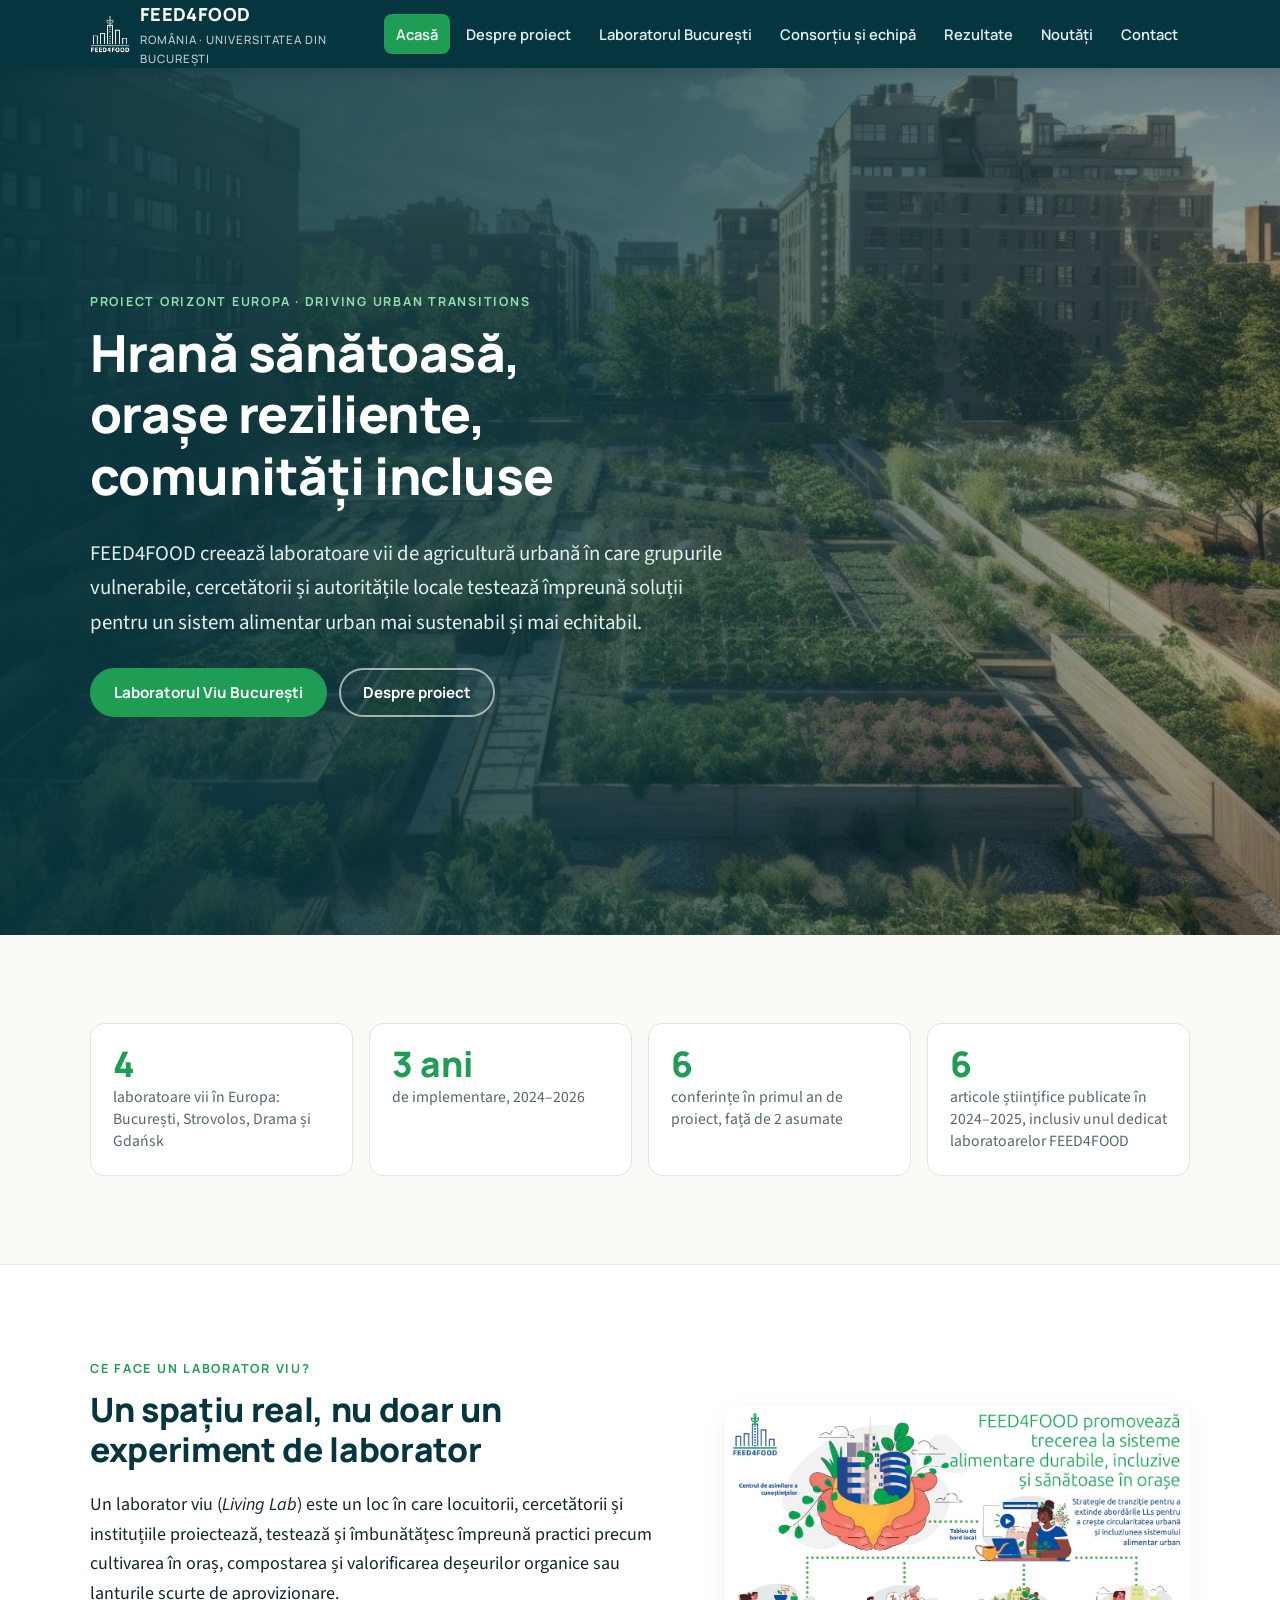
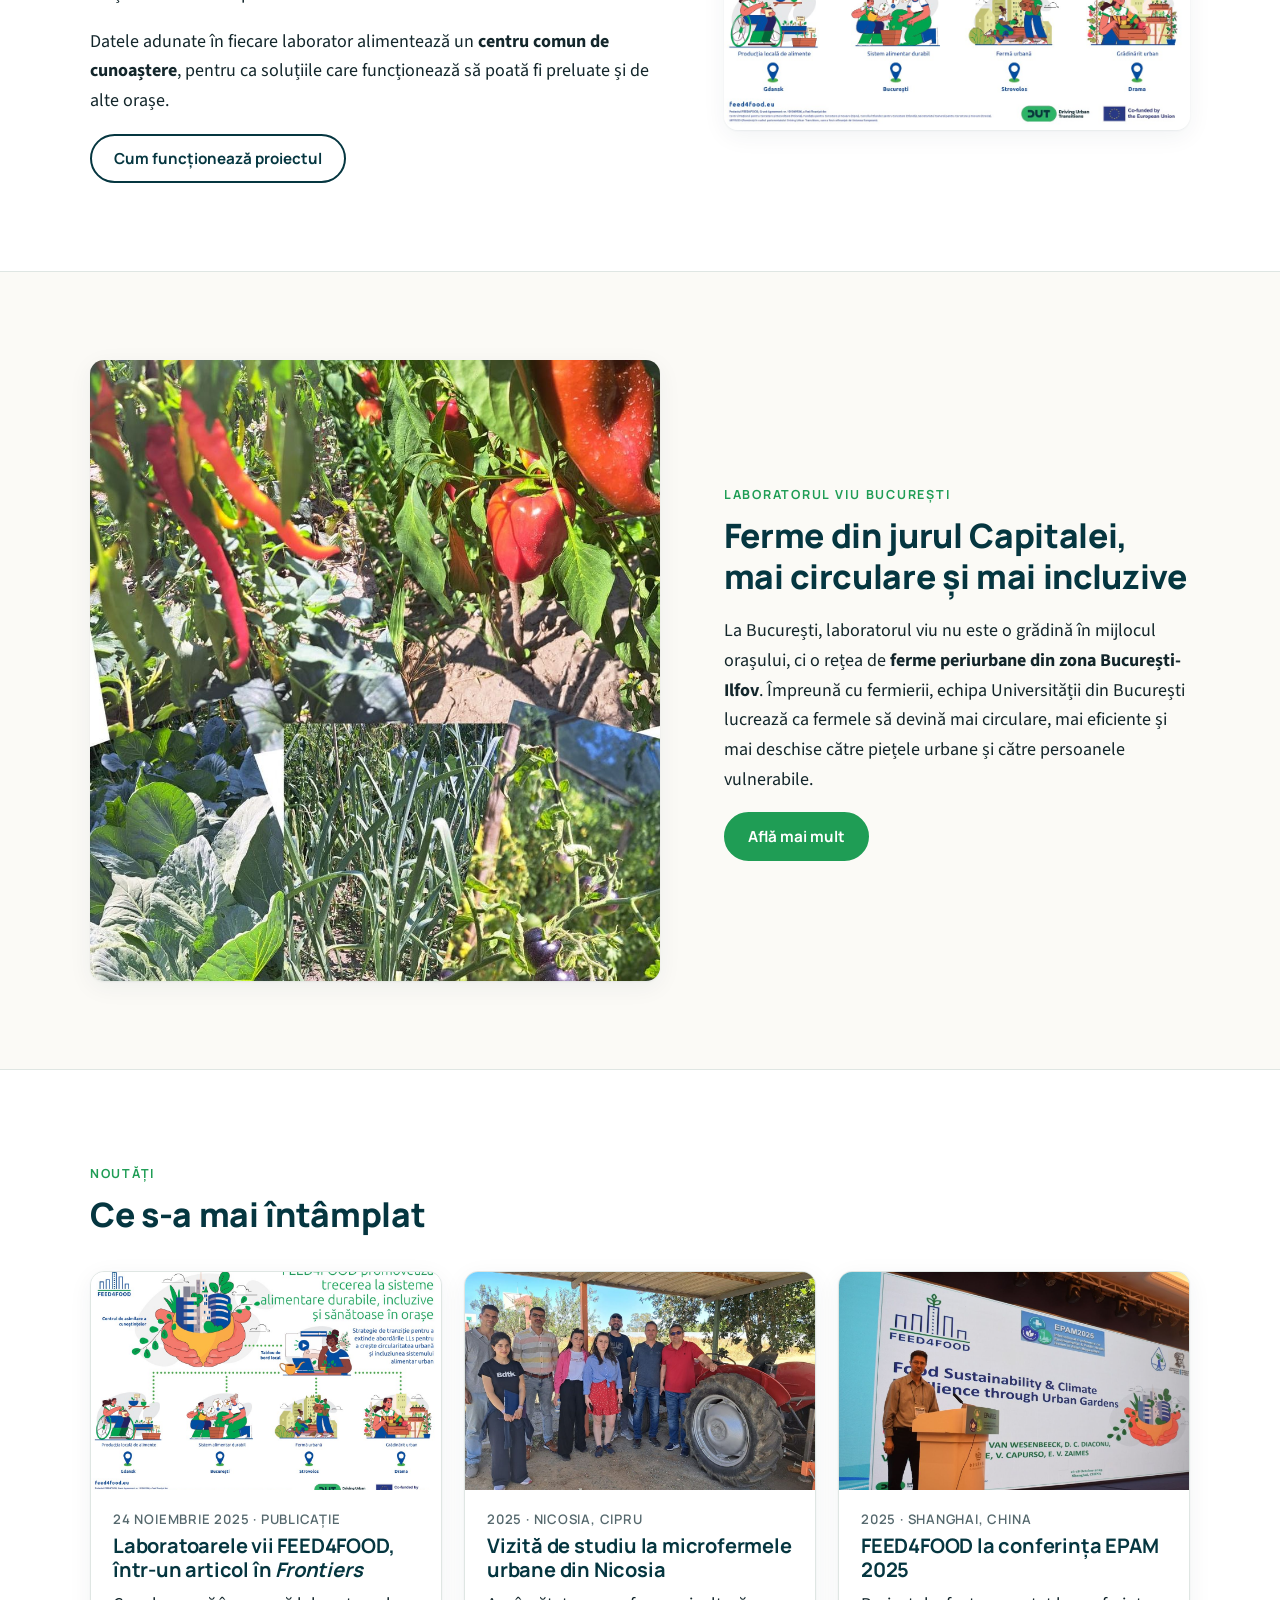
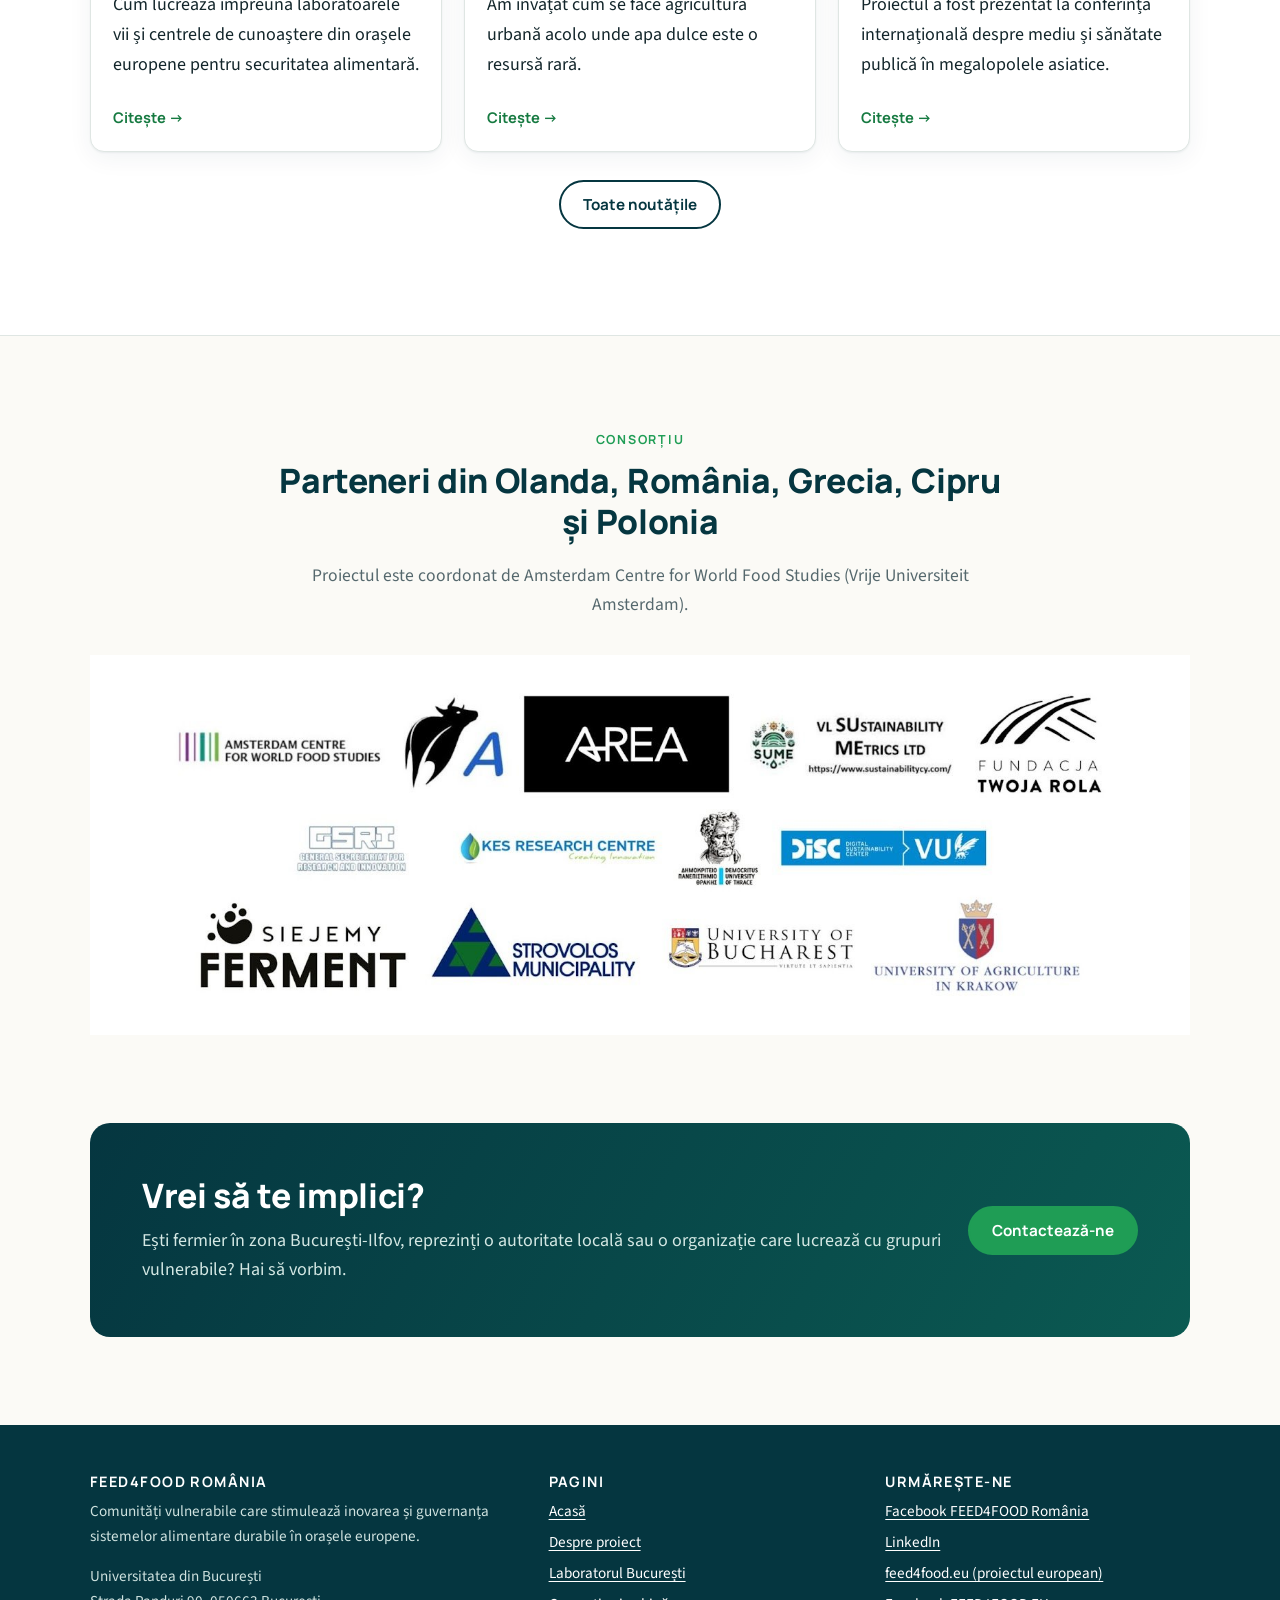
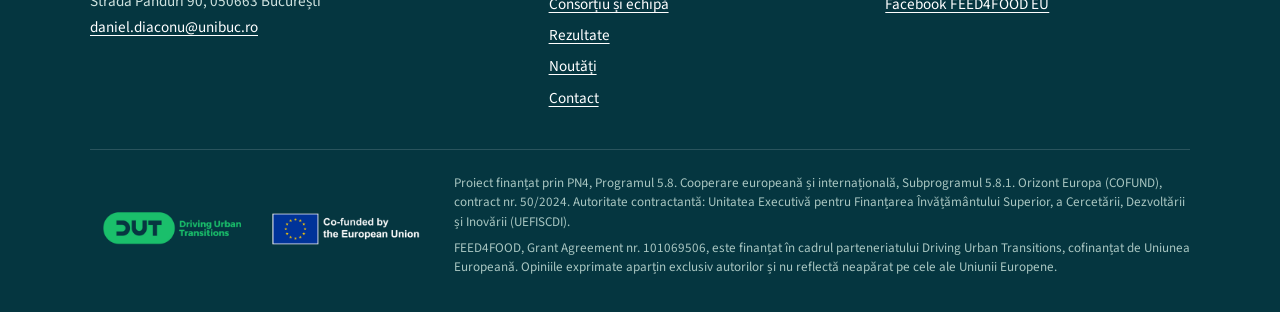
<file: index.html>
<!doctype html>
<html lang="ro">
<head>
<meta charset="utf-8">
<meta name="viewport" content="width=device-width, initial-scale=1">
<title>FEED4FOOD România · Hrană sănătoasă, orașe reziliente, comunități incluse</title>
<meta name="description" content="FEED4FOOD creează laboratoare vii de agricultură urbană și periurbană în care grupurile vulnerabile, cercetătorii și autoritățile locale testează împreună soluții pentru sisteme alimentare durabile.">
<meta property="og:title" content="FEED4FOOD România · Hrană sănătoasă, orașe reziliente, comunități incluse">
<meta property="og:description" content="FEED4FOOD creează laboratoare vii de agricultură urbană și periurbană în care grupurile vulnerabile, cercetătorii și autoritățile locale testează împreună soluții pentru sisteme alimentare durabile.">
<meta property="og:image" content="img/hero.jpg">
<meta property="og:type" content="website">
<link rel="icon" href="img/favicon.png">
<link rel="preconnect" href="https://fonts.googleapis.com">
<link rel="preconnect" href="https://fonts.gstatic.com" crossorigin>
<link href="https://fonts.googleapis.com/css2?family=Manrope:wght@500;600;700;800&family=Source+Sans+3:ital,wght@0,400;0,600;1,400&display=swap" rel="stylesheet">
<link rel="stylesheet" href="assets/style.css">
</head>
<body>
<a class="skip" href="#main">Sari la conținut</a>
<header class="site-header">
  <div class="wrap">
    <a class="brand" href="index.html"><img src="img/logo-alb.png" alt=""><span>FEED4FOOD<small>România · Universitatea din București</small></span></a>
    <button class="nav-toggle" aria-expanded="false" aria-controls="nav">Meniu</button>
    <nav class="nav" id="nav" aria-label="Meniu principal">
      <a href="index.html" aria-current="page">Acasă</a>
      <a href="despre.html">Despre proiect</a>
      <a href="laborator-bucuresti.html">Laboratorul București</a>
      <a href="consortiu.html">Consorțiu și echipă</a>
      <a href="rezultate.html">Rezultate</a>
      <a href="noutati.html">Noutăți</a>
      <a href="contact.html">Contact</a>
    </nav>
  </div>
</header>
<main id="main">
<section class="hero" style="background-image:url('img/hero.jpg')">
  <div class="wrap">
    <span class="eyebrow">Proiect Orizont Europa · Driving Urban Transitions</span>
    <h1>Hrană sănătoasă, orașe reziliente, comunități incluse</h1>
    <p class="lead">FEED4FOOD creează laboratoare vii de agricultură urbană în care grupurile vulnerabile, cercetătorii și autoritățile locale testează împreună soluții pentru un sistem alimentar urban mai sustenabil și mai echitabil.</p>
    <div class="btns">
      <a class="btn" href="laborator-bucuresti.html">Laboratorul Viu București</a>
      <a class="btn ghost" href="despre.html">Despre proiect</a>
    </div>
  </div>
</section>

<section>
  <div class="wrap">
    <div class="stats">
      <div class="stat"><b>4</b><span>laboratoare vii în Europa: București, Strovolos, Drama și Gdańsk</span></div>
      <div class="stat"><b>3 ani</b><span>de implementare, 2024–2026</span></div>
      <div class="stat"><b>6</b><span>conferințe în primul an de proiect, față de 2 asumate</span></div>
      <div class="stat"><b>6</b><span>articole științifice publicate în 2024–2025, inclusiv unul dedicat laboratoarelor FEED4FOOD</span></div>
    </div>
  </div>
</section>

<section class="alt">
  <div class="wrap split">
    <div>
      <span class="eyebrow">Ce face un laborator viu?</span>
      <h2>Un spațiu real, nu doar un experiment de laborator</h2>
      <p>Un laborator viu (<em>Living Lab</em>) este un loc în care locuitorii, cercetătorii și instituțiile proiectează, testează și îmbunătățesc împreună practici precum cultivarea în oraș, compostarea și valorificarea deșeurilor organice sau lanțurile scurte de aprovizionare.</p>
      <p>Datele adunate în fiecare laborator alimentează un <strong>centru comun de cunoaștere</strong>, pentru ca soluțiile care funcționează să poată fi preluate și de alte orașe.</p>
      <a class="btn outline" href="despre.html">Cum funcționează proiectul</a>
    </div>
    <a href="img/infografic.jpg"><img class="rounded" src="img/infografic.jpg" alt="Infografic FEED4FOOD: centrul de cunoaștere, tabloul de bord local și cele patru laboratoare vii din Gdańsk, București, Strovolos și Drama" width="1174" height="815" loading="lazy"></a>
  </div>
</section>

<section>
  <div class="wrap split">
    <img class="rounded" src="img/legume.jpg" alt="Ardei și legume cultivate local" width="1000" height="1091" loading="lazy">
    <div>
      <span class="eyebrow">Laboratorul Viu București</span>
      <h2>Ferme din jurul Capitalei, mai circulare și mai incluzive</h2>
      <p>La București, laboratorul viu nu este o grădină în mijlocul orașului, ci o rețea de <strong>ferme periurbane din zona București-Ilfov</strong>. Împreună cu fermierii, echipa Universității din București lucrează ca fermele să devină mai circulare, mai eficiente și mai deschise către piețele urbane și către persoanele vulnerabile.</p>
      <a class="btn" href="laborator-bucuresti.html">Află mai mult</a>
    </div>
  </div>
</section>

<section class="alt">
  <div class="wrap">
    <div class="section-head">
      <span class="eyebrow">Noutăți</span>
      <h2>Ce s-a mai întâmplat</h2>
    </div>
    <div class="grid c3">
      <article class="card media">
        <img src="img/infografic.jpg" alt="Infograficul FEED4FOOD cu cele patru laboratoare vii" loading="lazy">
        <div class="body">
          <div class="meta">24 noiembrie 2025 · Publicație</div>
          <h3>Laboratoarele vii FEED4FOOD, într-un articol în <em>Frontiers</em></h3>
          <p>Cum lucrează împreună laboratoarele vii și centrele de cunoaștere din orașele europene pentru securitatea alimentară.</p>
          <a class="more" href="noutati.html#frontiers-2025">Citește →</a>
        </div>
      </article>
      <article class="card media">
        <img src="img/galerie/cipru-4.jpg" alt="Echipa FEED4FOOD în vizită la o microfermă urbană din Nicosia" loading="lazy">
        <div class="body">
          <div class="meta">2025 · Nicosia, Cipru</div>
          <h3>Vizită de studiu la microfermele urbane din Nicosia</h3>
          <p>Am învățat cum se face agricultură urbană acolo unde apa dulce este o resursă rară.</p>
          <a class="more" href="noutati.html#cipru-2025">Citește →</a>
        </div>
      </article>
      <article class="card media">
        <img src="img/galerie/epam-2.jpg" alt="Dr. George Zaimes prezentând FEED4FOOD la conferința EPAM 2025 din Shanghai" loading="lazy">
        <div class="body">
          <div class="meta">2025 · Shanghai, China</div>
          <h3>FEED4FOOD la conferința EPAM 2025</h3>
          <p>Proiectul a fost prezentat la conferința internațională despre mediu și sănătate publică în megalopolele asiatice.</p>
          <a class="more" href="noutati.html#epam-2025">Citește →</a>
        </div>
      </article>
    </div>
    <p class="center mt"><a class="btn outline" href="noutati.html">Toate noutățile</a></p>
  </div>
</section>

<section>
  <div class="wrap">
    <div class="section-head center" style="margin-left:auto;margin-right:auto">
      <span class="eyebrow">Consorțiu</span>
      <h2>Parteneri din Olanda, România, Grecia, Cipru și Polonia</h2>
      <p>Proiectul este coordonat de Amsterdam Centre for World Food Studies (Vrije Universiteit Amsterdam).</p>
    </div>
    <a href="consortiu.html"><img src="img/logouri-parteneri.jpg" alt="Logo-urile partenerilor FEED4FOOD" width="1600" height="553" loading="lazy"></a>
  </div>
</section>

<section style="padding-top:0">
  <div class="wrap">
    <div class="cta">
      <div>
        <h2>Vrei să te implici?</h2>
        <p>Ești fermier în zona București-Ilfov, reprezinți o autoritate locală sau o organizație care lucrează cu grupuri vulnerabile? Hai să vorbim.</p>
      </div>
      <a class="btn" href="contact.html">Contactează-ne</a>
    </div>
  </div>
</section>
</main>
<footer class="site-footer">
  <div class="wrap">
    <div class="foot-grid">
      <div>
        <h4>FEED4FOOD România</h4>
        <p>Comunități vulnerabile care stimulează inovarea și guvernanța sistemelor alimentare durabile în orașele europene.</p>
        <p>Universitatea din București<br>Strada Panduri 90, 050663 București<br><a href="mailto:daniel.diaconu@unibuc.ro">daniel.diaconu@unibuc.ro</a></p>
      </div>
      <div>
        <h4>Pagini</h4>
        <ul>
          <li><a href="index.html">Acasă</a></li>
          <li><a href="despre.html">Despre proiect</a></li>
          <li><a href="laborator-bucuresti.html">Laboratorul București</a></li>
          <li><a href="consortiu.html">Consorțiu și echipă</a></li>
          <li><a href="rezultate.html">Rezultate</a></li>
          <li><a href="noutati.html">Noutăți</a></li>
          <li><a href="contact.html">Contact</a></li>
        </ul>
      </div>
      <div>
        <h4>Urmărește-ne</h4>
        <ul>
          <li><a href="https://www.facebook.com/profile.php?id=61557230353816" rel="noopener">Facebook FEED4FOOD România</a></li>
          <li><a href="https://www.linkedin.com/company/feed4foodromaniaresearch/" rel="noopener">LinkedIn</a></li>
          <li><a href="https://feed4food.eu/" rel="noopener">feed4food.eu (proiectul european)</a></li>
          <li><a href="https://www.facebook.com/feed4foodeu" rel="noopener">Facebook FEED4FOOD EU</a></li>
        </ul>
      </div>
    </div>
    <div class="funding">
      <img src="img/finantare.png" alt="Driving Urban Transitions · Co-funded by the European Union" width="900" height="150">
      <div>
        <p>Proiect finanțat prin PN4, Programul 5.8. Cooperare europeană și internațională, Subprogramul 5.8.1. Orizont Europa (COFUND), contract nr. 50/2024. Autoritate contractantă: Unitatea Executivă pentru Finanțarea Învățământului Superior, a Cercetării, Dezvoltării și Inovării (UEFISCDI).</p>
        <p>FEED4FOOD, Grant Agreement nr. 101069506, este finanțat în cadrul parteneriatului Driving Urban Transitions, cofinanțat de Uniunea Europeană. Opiniile exprimate aparțin exclusiv autorilor și nu reflectă neapărat pe cele ale Uniunii Europene.</p>
      </div>
    </div>
  </div>
</footer>
<script src="assets/site.js" defer></script>
</body>
</html>
</file>
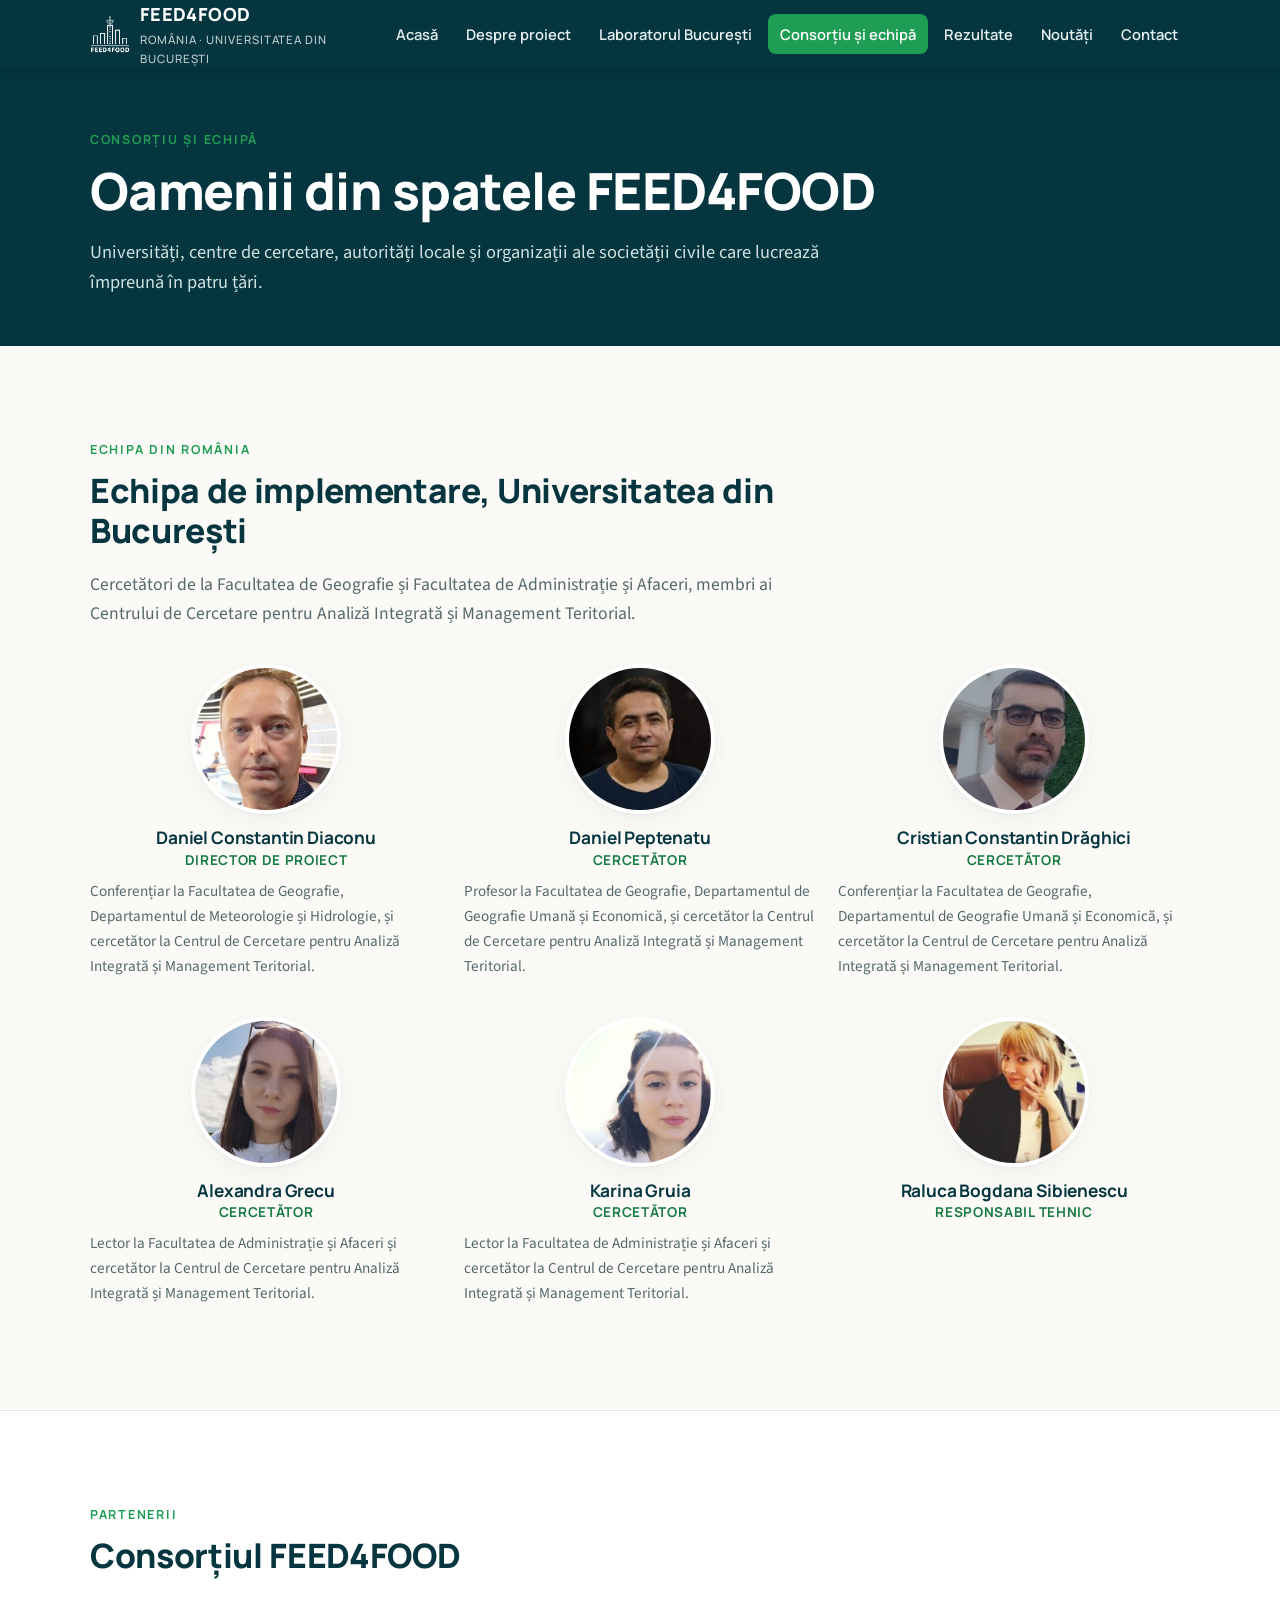
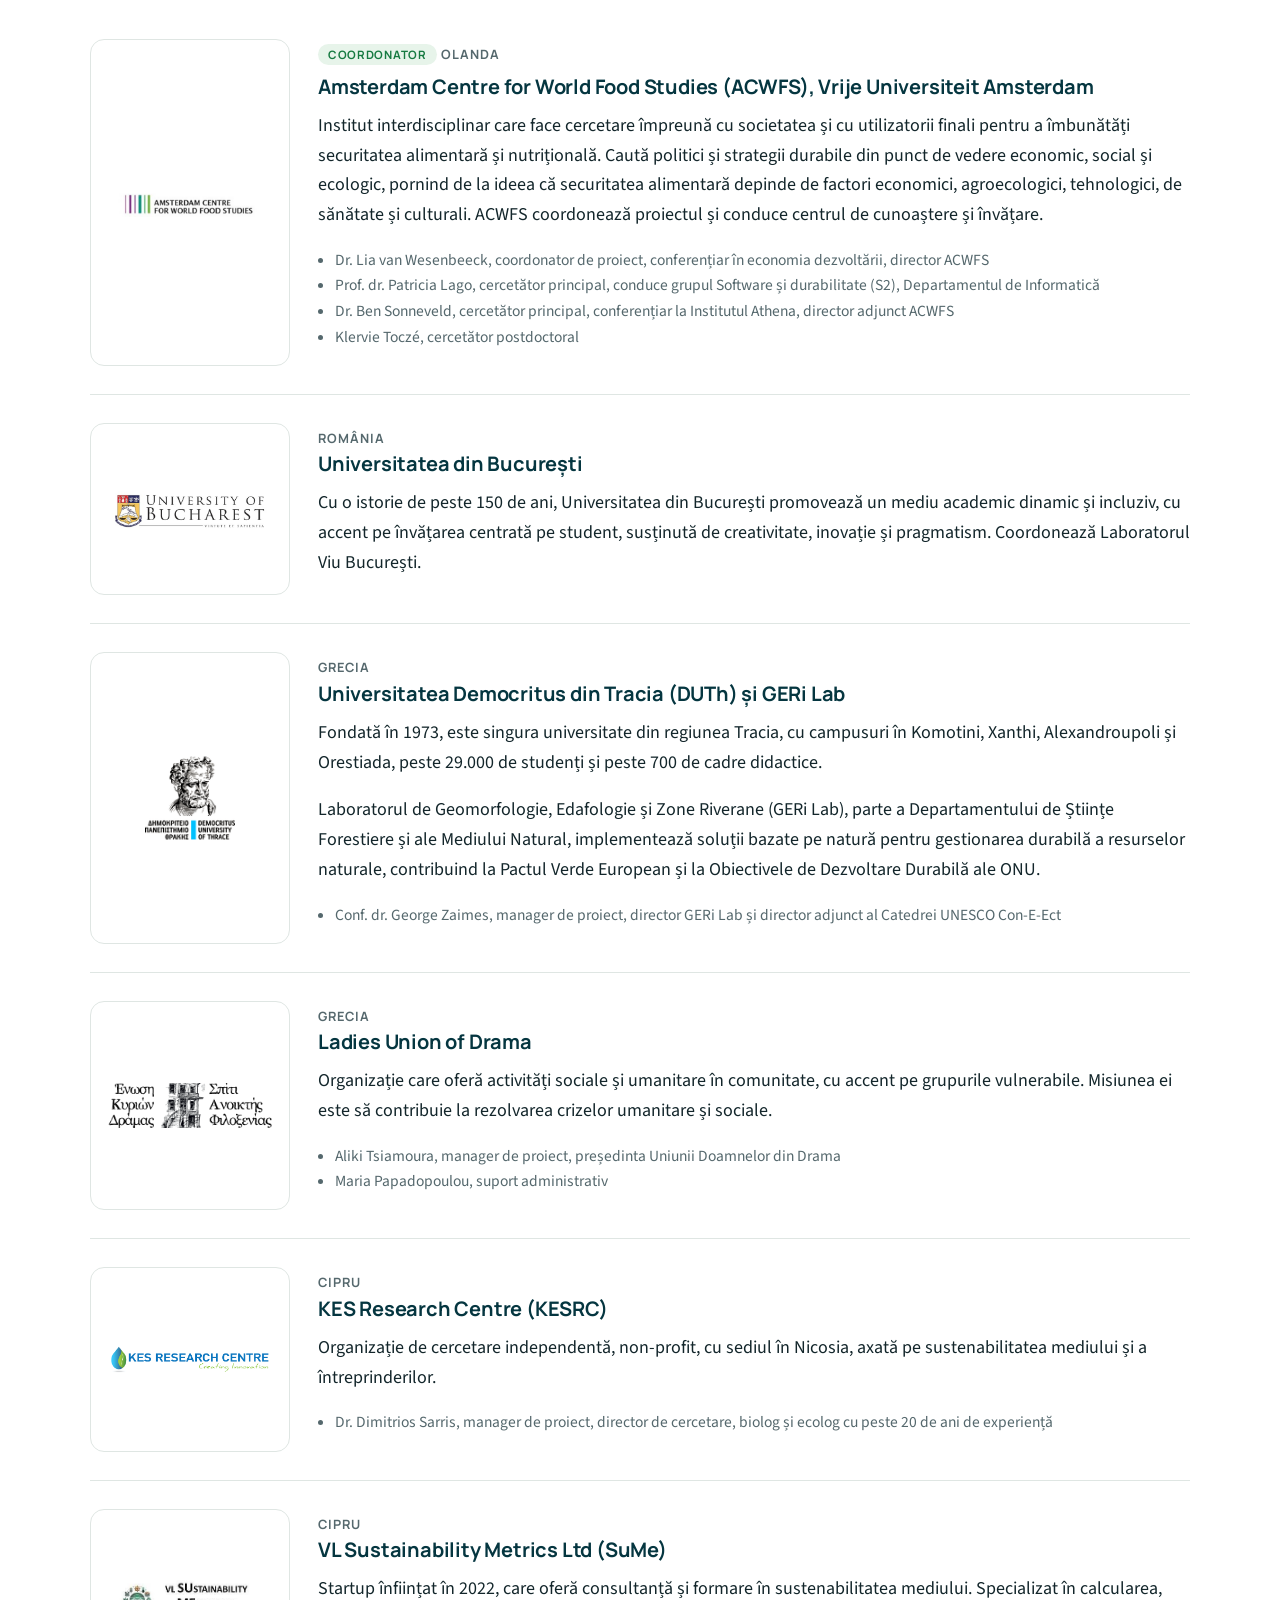
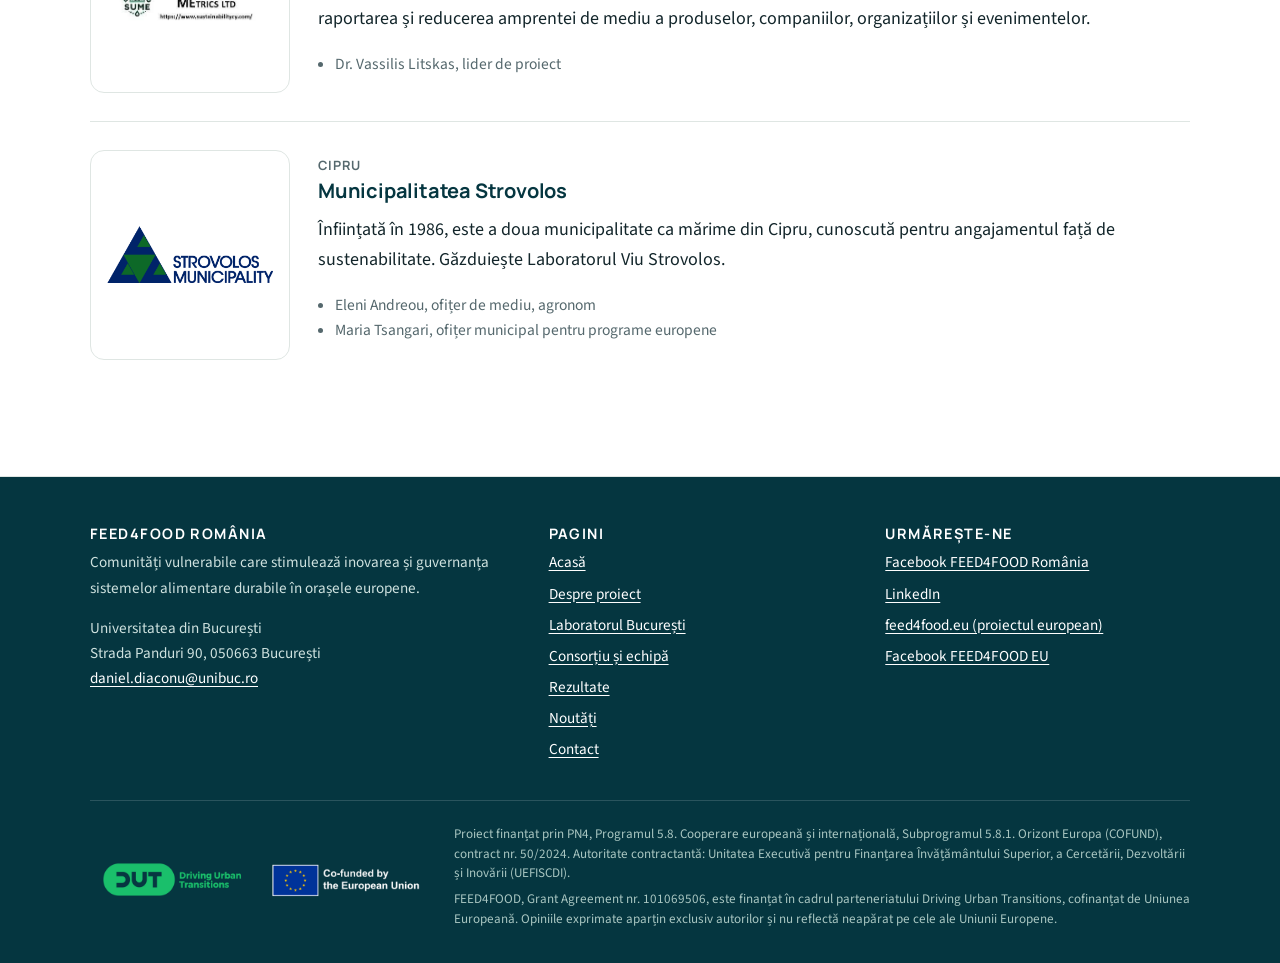
<file: consortiu.html>
<!doctype html>
<html lang="ro">
<head>
<meta charset="utf-8">
<meta name="viewport" content="width=device-width, initial-scale=1">
<title>Consorțiu și echipă · FEED4FOOD România</title>
<meta name="description" content="Partenerii proiectului FEED4FOOD din Olanda, România, Grecia și Cipru și echipa de implementare de la Universitatea din București.">
<meta property="og:title" content="Consorțiu și echipă · FEED4FOOD România">
<meta property="og:description" content="Partenerii proiectului FEED4FOOD din Olanda, România, Grecia și Cipru și echipa de implementare de la Universitatea din București.">
<meta property="og:image" content="img/hero.jpg">
<meta property="og:type" content="website">
<link rel="icon" href="img/favicon.png">
<link rel="preconnect" href="https://fonts.googleapis.com">
<link rel="preconnect" href="https://fonts.gstatic.com" crossorigin>
<link href="https://fonts.googleapis.com/css2?family=Manrope:wght@500;600;700;800&family=Source+Sans+3:ital,wght@0,400;0,600;1,400&display=swap" rel="stylesheet">
<link rel="stylesheet" href="assets/style.css">
</head>
<body>
<a class="skip" href="#main">Sari la conținut</a>
<header class="site-header">
  <div class="wrap">
    <a class="brand" href="index.html"><img src="img/logo-alb.png" alt=""><span>FEED4FOOD<small>România · Universitatea din București</small></span></a>
    <button class="nav-toggle" aria-expanded="false" aria-controls="nav">Meniu</button>
    <nav class="nav" id="nav" aria-label="Meniu principal">
      <a href="index.html">Acasă</a>
      <a href="despre.html">Despre proiect</a>
      <a href="laborator-bucuresti.html">Laboratorul București</a>
      <a href="consortiu.html" aria-current="page">Consorțiu și echipă</a>
      <a href="rezultate.html">Rezultate</a>
      <a href="noutati.html">Noutăți</a>
      <a href="contact.html">Contact</a>
    </nav>
  </div>
</header>
<main id="main">
<header class="page-head">
  <div class="wrap">
    <span class="eyebrow">Consorțiu și echipă</span>
    <h1>Oamenii din spatele FEED4FOOD</h1>
    <p>Universități, centre de cercetare, autorități locale și organizații ale societății civile care lucrează împreună în patru țări.</p>
  </div>
</header>

<section>
  <div class="wrap">
    <div class="section-head">
      <span class="eyebrow">Echipa din România</span>
      <h2>Echipa de implementare, Universitatea din București</h2>
      <p>Cercetători de la Facultatea de Geografie și Facultatea de Administrație și Afaceri, membri ai Centrului de Cercetare pentru Analiză Integrată și Management Teritorial.</p>
    </div>
    <div class="grid c3">
      <div class="person">
        <img src="img/echipa/diaconu.jpg" alt="Daniel Constantin Diaconu" width="360" height="360" loading="lazy">
        <h3>Daniel Constantin Diaconu</h3>
        <div class="role">Director de proiect</div>
        <p>Conferențiar la Facultatea de Geografie, Departamentul de Meteorologie și Hidrologie, și cercetător la Centrul de Cercetare pentru Analiză Integrată și Management Teritorial.</p>
      </div>
      <div class="person">
        <img src="img/echipa/peptenatu.jpg" alt="Daniel Peptenatu" width="360" height="360" loading="lazy">
        <h3>Daniel Peptenatu</h3>
        <div class="role">Cercetător</div>
        <p>Profesor la Facultatea de Geografie, Departamentul de Geografie Umană și Economică, și cercetător la Centrul de Cercetare pentru Analiză Integrată și Management Teritorial.</p>
      </div>
      <div class="person">
        <img src="img/echipa/draghici.jpg" alt="Cristian Constantin Drăghici" width="360" height="360" loading="lazy">
        <h3>Cristian Constantin Drăghici</h3>
        <div class="role">Cercetător</div>
        <p>Conferențiar la Facultatea de Geografie, Departamentul de Geografie Umană și Economică, și cercetător la Centrul de Cercetare pentru Analiză Integrată și Management Teritorial.</p>
      </div>
      <div class="person">
        <img src="img/echipa/grecu.jpg" alt="Alexandra Grecu" width="360" height="360" loading="lazy">
        <h3>Alexandra Grecu</h3>
        <div class="role">Cercetător</div>
        <p>Lector la Facultatea de Administrație și Afaceri și cercetător la Centrul de Cercetare pentru Analiză Integrată și Management Teritorial.</p>
      </div>
      <div class="person">
        <img src="img/echipa/gruia.jpg" alt="Karina Gruia" width="360" height="360" loading="lazy">
        <h3>Karina Gruia</h3>
        <div class="role">Cercetător</div>
        <p>Lector la Facultatea de Administrație și Afaceri și cercetător la Centrul de Cercetare pentru Analiză Integrată și Management Teritorial.</p>
      </div>
      <div class="person">
        <img src="img/echipa/sibienescu.jpg" alt="Raluca Bogdana Sibienescu" width="360" height="360" loading="lazy">
        <h3>Raluca Bogdana Sibienescu</h3>
        <div class="role">Responsabil tehnic</div>
      </div>
    </div>
  </div>
</section>

<section class="alt">
  <div class="wrap">
    <div class="section-head">
      <span class="eyebrow">Partenerii</span>
      <h2>Consorțiul FEED4FOOD</h2>
    </div>

    <div class="partner">
      <div class="logo"><img src="img/parteneri/acwfs.png" alt="Amsterdam Centre for World Food Studies"></div>
      <div>
        <span class="tag">Coordonator</span> <span class="country">Olanda</span>
        <h3>Amsterdam Centre for World Food Studies (ACWFS), Vrije Universiteit Amsterdam</h3>
        <p>Institut interdisciplinar care face cercetare împreună cu societatea și cu utilizatorii finali pentru a îmbunătăți securitatea alimentară și nutrițională. Caută politici și strategii durabile din punct de vedere economic, social și ecologic, pornind de la ideea că securitatea alimentară depinde de factori economici, agroecologici, tehnologici, de sănătate și culturali. ACWFS coordonează proiectul și conduce centrul de cunoaștere și învățare.</p>
        <ul>
          <li>Dr. Lia van Wesenbeeck, coordonator de proiect, conferențiar în economia dezvoltării, director ACWFS</li>
          <li>Prof. dr. Patricia Lago, cercetător principal, conduce grupul Software și durabilitate (S2), Departamentul de Informatică</li>
          <li>Dr. Ben Sonneveld, cercetător principal, conferențiar la Institutul Athena, director adjunct ACWFS</li>
          <li>Klervie Toczé, cercetător postdoctoral</li>
        </ul>
      </div>
    </div>

    <div class="partner">
      <div class="logo"><img src="img/parteneri/unibuc.png" alt="Universitatea din București"></div>
      <div>
        <span class="country">România</span>
        <h3>Universitatea din București</h3>
        <p>Cu o istorie de peste 150 de ani, Universitatea din București promovează un mediu academic dinamic și incluziv, cu accent pe învățarea centrată pe student, susținută de creativitate, inovație și pragmatism. Coordonează Laboratorul Viu București.</p>
      </div>
    </div>

    <div class="partner">
      <div class="logo"><img src="img/parteneri/duth.png" alt="Democritus University of Thrace"></div>
      <div>
        <span class="country">Grecia</span>
        <h3>Universitatea Democritus din Tracia (DUTh) și GERi Lab</h3>
        <p>Fondată în 1973, este singura universitate din regiunea Tracia, cu campusuri în Komotini, Xanthi, Alexandroupoli și Orestiada, peste 29.000 de studenți și peste 700 de cadre didactice.</p>
        <p>Laboratorul de Geomorfologie, Edafologie și Zone Riverane (GERi Lab), parte a Departamentului de Științe Forestiere și ale Mediului Natural, implementează soluții bazate pe natură pentru gestionarea durabilă a resurselor naturale, contribuind la Pactul Verde European și la Obiectivele de Dezvoltare Durabilă ale ONU.</p>
        <ul><li>Conf. dr. George Zaimes, manager de proiect, director GERi Lab și director adjunct al Catedrei UNESCO Con-E-Ect</li></ul>
      </div>
    </div>

    <div class="partner">
      <div class="logo"><img src="img/parteneri/ladies-drama.png" alt="Ladies Union of Drama"></div>
      <div>
        <span class="country">Grecia</span>
        <h3>Ladies Union of Drama</h3>
        <p>Organizație care oferă activități sociale și umanitare în comunitate, cu accent pe grupurile vulnerabile. Misiunea ei este să contribuie la rezolvarea crizelor umanitare și sociale.</p>
        <ul>
          <li>Aliki Tsiamoura, manager de proiect, președinta Uniunii Doamnelor din Drama</li>
          <li>Maria Papadopoulou, suport administrativ</li>
        </ul>
      </div>
    </div>

    <div class="partner">
      <div class="logo"><img src="img/parteneri/kes.png" alt="KES Research Centre"></div>
      <div>
        <span class="country">Cipru</span>
        <h3>KES Research Centre (KESRC)</h3>
        <p>Organizație de cercetare independentă, non-profit, cu sediul în Nicosia, axată pe sustenabilitatea mediului și a întreprinderilor.</p>
        <ul><li>Dr. Dimitrios Sarris, manager de proiect, director de cercetare, biolog și ecolog cu peste 20 de ani de experiență</li></ul>
      </div>
    </div>

    <div class="partner">
      <div class="logo"><img src="img/parteneri/sume.png" alt="VL Sustainability Metrics"></div>
      <div>
        <span class="country">Cipru</span>
        <h3>VL Sustainability Metrics Ltd (SuMe)</h3>
        <p>Startup înființat în 2022, care oferă consultanță și formare în sustenabilitatea mediului. Specializat în calcularea, raportarea și reducerea amprentei de mediu a produselor, companiilor, organizațiilor și evenimentelor.</p>
        <ul><li>Dr. Vassilis Litskas, lider de proiect</li></ul>
      </div>
    </div>

    <div class="partner">
      <div class="logo"><img src="img/parteneri/strovolos.png" alt="Strovolos Municipality"></div>
      <div>
        <span class="country">Cipru</span>
        <h3>Municipalitatea Strovolos</h3>
        <p>Înființată în 1986, este a doua municipalitate ca mărime din Cipru, cunoscută pentru angajamentul față de sustenabilitate. Găzduiește Laboratorul Viu Strovolos.</p>
        <ul>
          <li>Eleni Andreou, ofițer de mediu, agronom</li>
          <li>Maria Tsangari, ofițer municipal pentru programe europene</li>
        </ul>
      </div>
    </div>
  </div>
</section>
</main>
<footer class="site-footer">
  <div class="wrap">
    <div class="foot-grid">
      <div>
        <h4>FEED4FOOD România</h4>
        <p>Comunități vulnerabile care stimulează inovarea și guvernanța sistemelor alimentare durabile în orașele europene.</p>
        <p>Universitatea din București<br>Strada Panduri 90, 050663 București<br><a href="mailto:daniel.diaconu@unibuc.ro">daniel.diaconu@unibuc.ro</a></p>
      </div>
      <div>
        <h4>Pagini</h4>
        <ul>
          <li><a href="index.html">Acasă</a></li>
          <li><a href="despre.html">Despre proiect</a></li>
          <li><a href="laborator-bucuresti.html">Laboratorul București</a></li>
          <li><a href="consortiu.html">Consorțiu și echipă</a></li>
          <li><a href="rezultate.html">Rezultate</a></li>
          <li><a href="noutati.html">Noutăți</a></li>
          <li><a href="contact.html">Contact</a></li>
        </ul>
      </div>
      <div>
        <h4>Urmărește-ne</h4>
        <ul>
          <li><a href="https://www.facebook.com/profile.php?id=61557230353816" rel="noopener">Facebook FEED4FOOD România</a></li>
          <li><a href="https://www.linkedin.com/company/feed4foodromaniaresearch/" rel="noopener">LinkedIn</a></li>
          <li><a href="https://feed4food.eu/" rel="noopener">feed4food.eu (proiectul european)</a></li>
          <li><a href="https://www.facebook.com/feed4foodeu" rel="noopener">Facebook FEED4FOOD EU</a></li>
        </ul>
      </div>
    </div>
    <div class="funding">
      <img src="img/finantare.png" alt="Driving Urban Transitions · Co-funded by the European Union" width="900" height="150">
      <div>
        <p>Proiect finanțat prin PN4, Programul 5.8. Cooperare europeană și internațională, Subprogramul 5.8.1. Orizont Europa (COFUND), contract nr. 50/2024. Autoritate contractantă: Unitatea Executivă pentru Finanțarea Învățământului Superior, a Cercetării, Dezvoltării și Inovării (UEFISCDI).</p>
        <p>FEED4FOOD, Grant Agreement nr. 101069506, este finanțat în cadrul parteneriatului Driving Urban Transitions, cofinanțat de Uniunea Europeană. Opiniile exprimate aparțin exclusiv autorilor și nu reflectă neapărat pe cele ale Uniunii Europene.</p>
      </div>
    </div>
  </div>
</footer>
<script src="assets/site.js" defer></script>
</body>
</html>
</file>
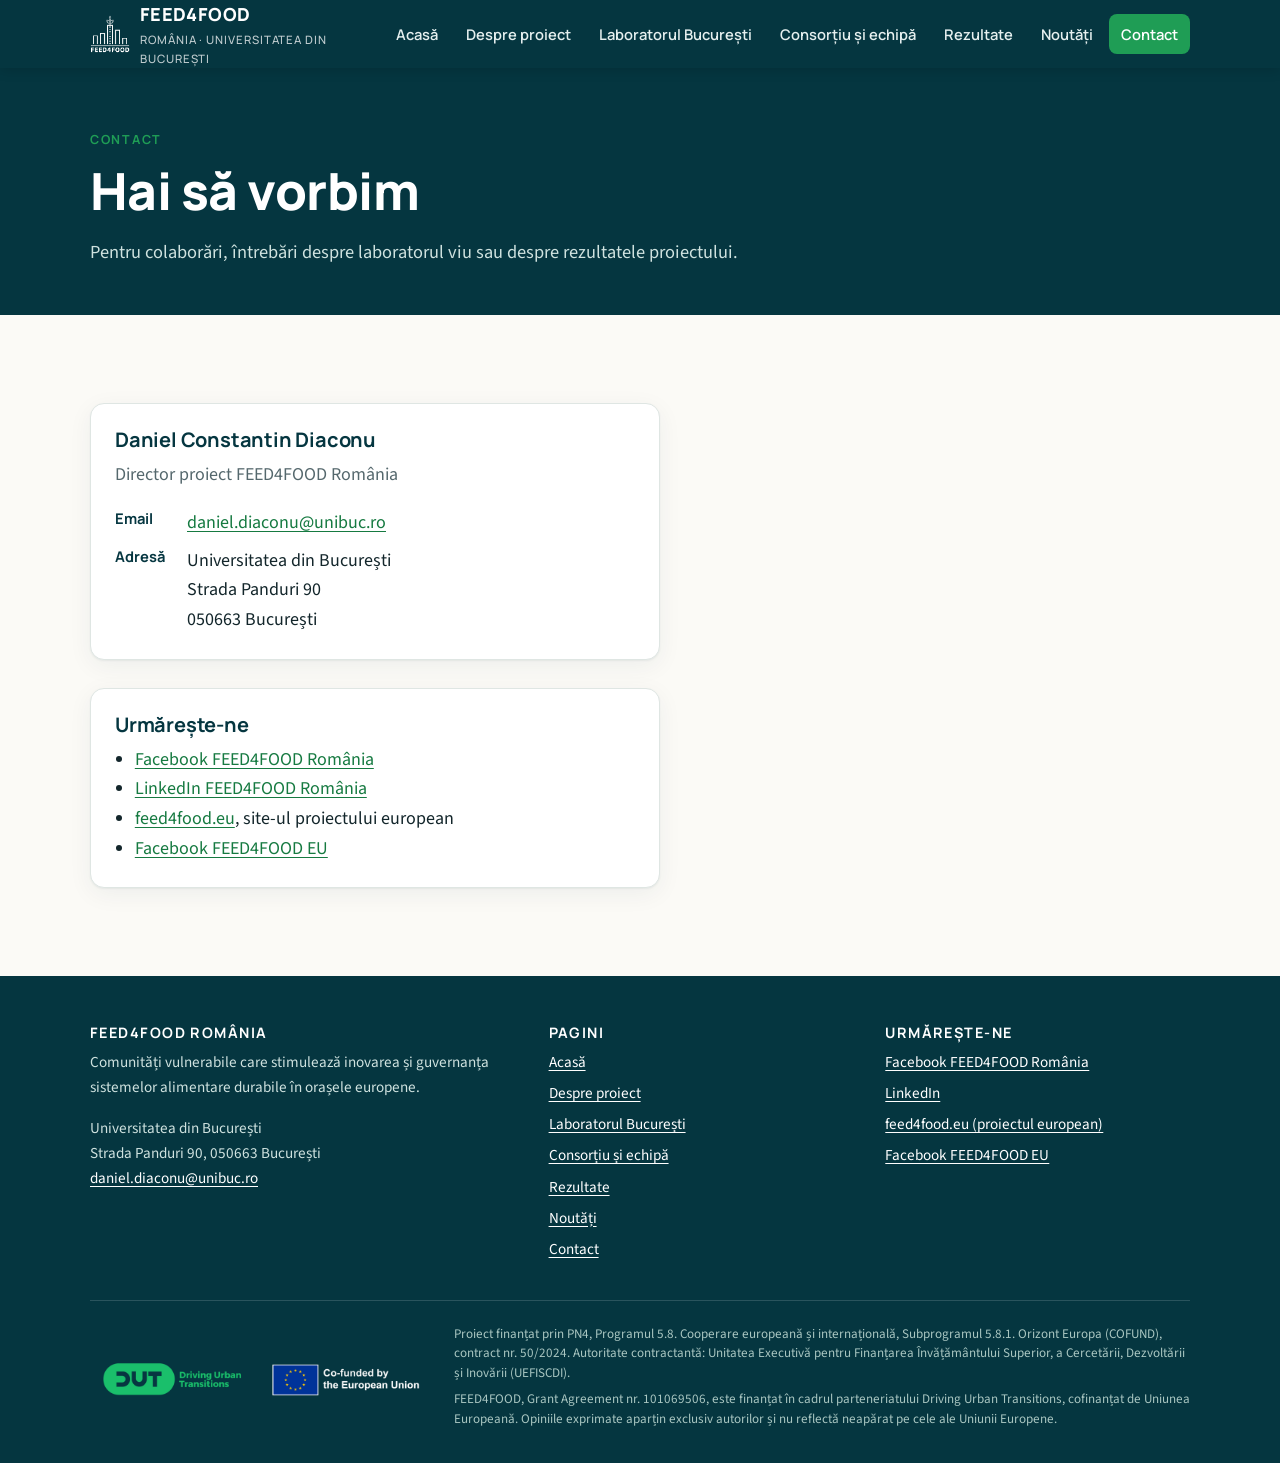
<file: contact.html>
<!doctype html>
<html lang="ro">
<head>
<meta charset="utf-8">
<meta name="viewport" content="width=device-width, initial-scale=1">
<title>Contact · FEED4FOOD România</title>
<meta name="description" content="Date de contact pentru proiectul FEED4FOOD România, Universitatea din București.">
<meta property="og:title" content="Contact · FEED4FOOD România">
<meta property="og:description" content="Date de contact pentru proiectul FEED4FOOD România, Universitatea din București.">
<meta property="og:image" content="img/hero.jpg">
<meta property="og:type" content="website">
<link rel="icon" href="img/favicon.png">
<link rel="preconnect" href="https://fonts.googleapis.com">
<link rel="preconnect" href="https://fonts.gstatic.com" crossorigin>
<link href="https://fonts.googleapis.com/css2?family=Manrope:wght@500;600;700;800&family=Source+Sans+3:ital,wght@0,400;0,600;1,400&display=swap" rel="stylesheet">
<link rel="stylesheet" href="assets/style.css">
</head>
<body>
<a class="skip" href="#main">Sari la conținut</a>
<header class="site-header">
  <div class="wrap">
    <a class="brand" href="index.html"><img src="img/logo-alb.png" alt=""><span>FEED4FOOD<small>România · Universitatea din București</small></span></a>
    <button class="nav-toggle" aria-expanded="false" aria-controls="nav">Meniu</button>
    <nav class="nav" id="nav" aria-label="Meniu principal">
      <a href="index.html">Acasă</a>
      <a href="despre.html">Despre proiect</a>
      <a href="laborator-bucuresti.html">Laboratorul București</a>
      <a href="consortiu.html">Consorțiu și echipă</a>
      <a href="rezultate.html">Rezultate</a>
      <a href="noutati.html">Noutăți</a>
      <a href="contact.html" aria-current="page">Contact</a>
    </nav>
  </div>
</header>
<main id="main">
<header class="page-head">
  <div class="wrap">
    <span class="eyebrow">Contact</span>
    <h1>Hai să vorbim</h1>
    <p>Pentru colaborări, întrebări despre laboratorul viu sau despre rezultatele proiectului.</p>
  </div>
</header>

<section>
  <div class="wrap split top">
    <div>
      <div class="card">
        <h3>Daniel Constantin Diaconu</h3>
        <p class="muted">Director proiect FEED4FOOD România</p>
        <dl class="kv">
          <dt>Email</dt><dd><a href="mailto:daniel.diaconu@unibuc.ro">daniel.diaconu@unibuc.ro</a></dd>
          <dt>Adresă</dt><dd>Universitatea din București<br>Strada Panduri 90<br>050663 București</dd>
        </dl>
      </div>
      <div class="card mt">
        <h3>Urmărește-ne</h3>
        <ul style="margin:0;padding-left:1.1em">
          <li><a href="https://www.facebook.com/profile.php?id=61557230353816" rel="noopener">Facebook FEED4FOOD România</a></li>
          <li><a href="https://www.linkedin.com/company/feed4foodromaniaresearch/" rel="noopener">LinkedIn FEED4FOOD România</a></li>
          <li><a href="https://feed4food.eu/" rel="noopener">feed4food.eu</a>, site-ul proiectului european</li>
          <li><a href="https://www.facebook.com/feed4foodeu" rel="noopener">Facebook FEED4FOOD EU</a></li>
        </ul>
      </div>
    </div>
    <iframe title="Hartă: Strada Panduri 90, București" src="https://maps.google.com/maps?q=Strada%20Panduri%2090%2C%20Bucure%C8%99ti&amp;z=15&amp;output=embed" style="width:100%;min-height:420px;border:0;border-radius:14px" loading="lazy" referrerpolicy="no-referrer-when-downgrade"></iframe>
  </div>
</section>
</main>
<footer class="site-footer">
  <div class="wrap">
    <div class="foot-grid">
      <div>
        <h4>FEED4FOOD România</h4>
        <p>Comunități vulnerabile care stimulează inovarea și guvernanța sistemelor alimentare durabile în orașele europene.</p>
        <p>Universitatea din București<br>Strada Panduri 90, 050663 București<br><a href="mailto:daniel.diaconu@unibuc.ro">daniel.diaconu@unibuc.ro</a></p>
      </div>
      <div>
        <h4>Pagini</h4>
        <ul>
          <li><a href="index.html">Acasă</a></li>
          <li><a href="despre.html">Despre proiect</a></li>
          <li><a href="laborator-bucuresti.html">Laboratorul București</a></li>
          <li><a href="consortiu.html">Consorțiu și echipă</a></li>
          <li><a href="rezultate.html">Rezultate</a></li>
          <li><a href="noutati.html">Noutăți</a></li>
          <li><a href="contact.html">Contact</a></li>
        </ul>
      </div>
      <div>
        <h4>Urmărește-ne</h4>
        <ul>
          <li><a href="https://www.facebook.com/profile.php?id=61557230353816" rel="noopener">Facebook FEED4FOOD România</a></li>
          <li><a href="https://www.linkedin.com/company/feed4foodromaniaresearch/" rel="noopener">LinkedIn</a></li>
          <li><a href="https://feed4food.eu/" rel="noopener">feed4food.eu (proiectul european)</a></li>
          <li><a href="https://www.facebook.com/feed4foodeu" rel="noopener">Facebook FEED4FOOD EU</a></li>
        </ul>
      </div>
    </div>
    <div class="funding">
      <img src="img/finantare.png" alt="Driving Urban Transitions · Co-funded by the European Union" width="900" height="150">
      <div>
        <p>Proiect finanțat prin PN4, Programul 5.8. Cooperare europeană și internațională, Subprogramul 5.8.1. Orizont Europa (COFUND), contract nr. 50/2024. Autoritate contractantă: Unitatea Executivă pentru Finanțarea Învățământului Superior, a Cercetării, Dezvoltării și Inovării (UEFISCDI).</p>
        <p>FEED4FOOD, Grant Agreement nr. 101069506, este finanțat în cadrul parteneriatului Driving Urban Transitions, cofinanțat de Uniunea Europeană. Opiniile exprimate aparțin exclusiv autorilor și nu reflectă neapărat pe cele ale Uniunii Europene.</p>
      </div>
    </div>
  </div>
</footer>
<script src="assets/site.js" defer></script>
</body>
</html>
</file>
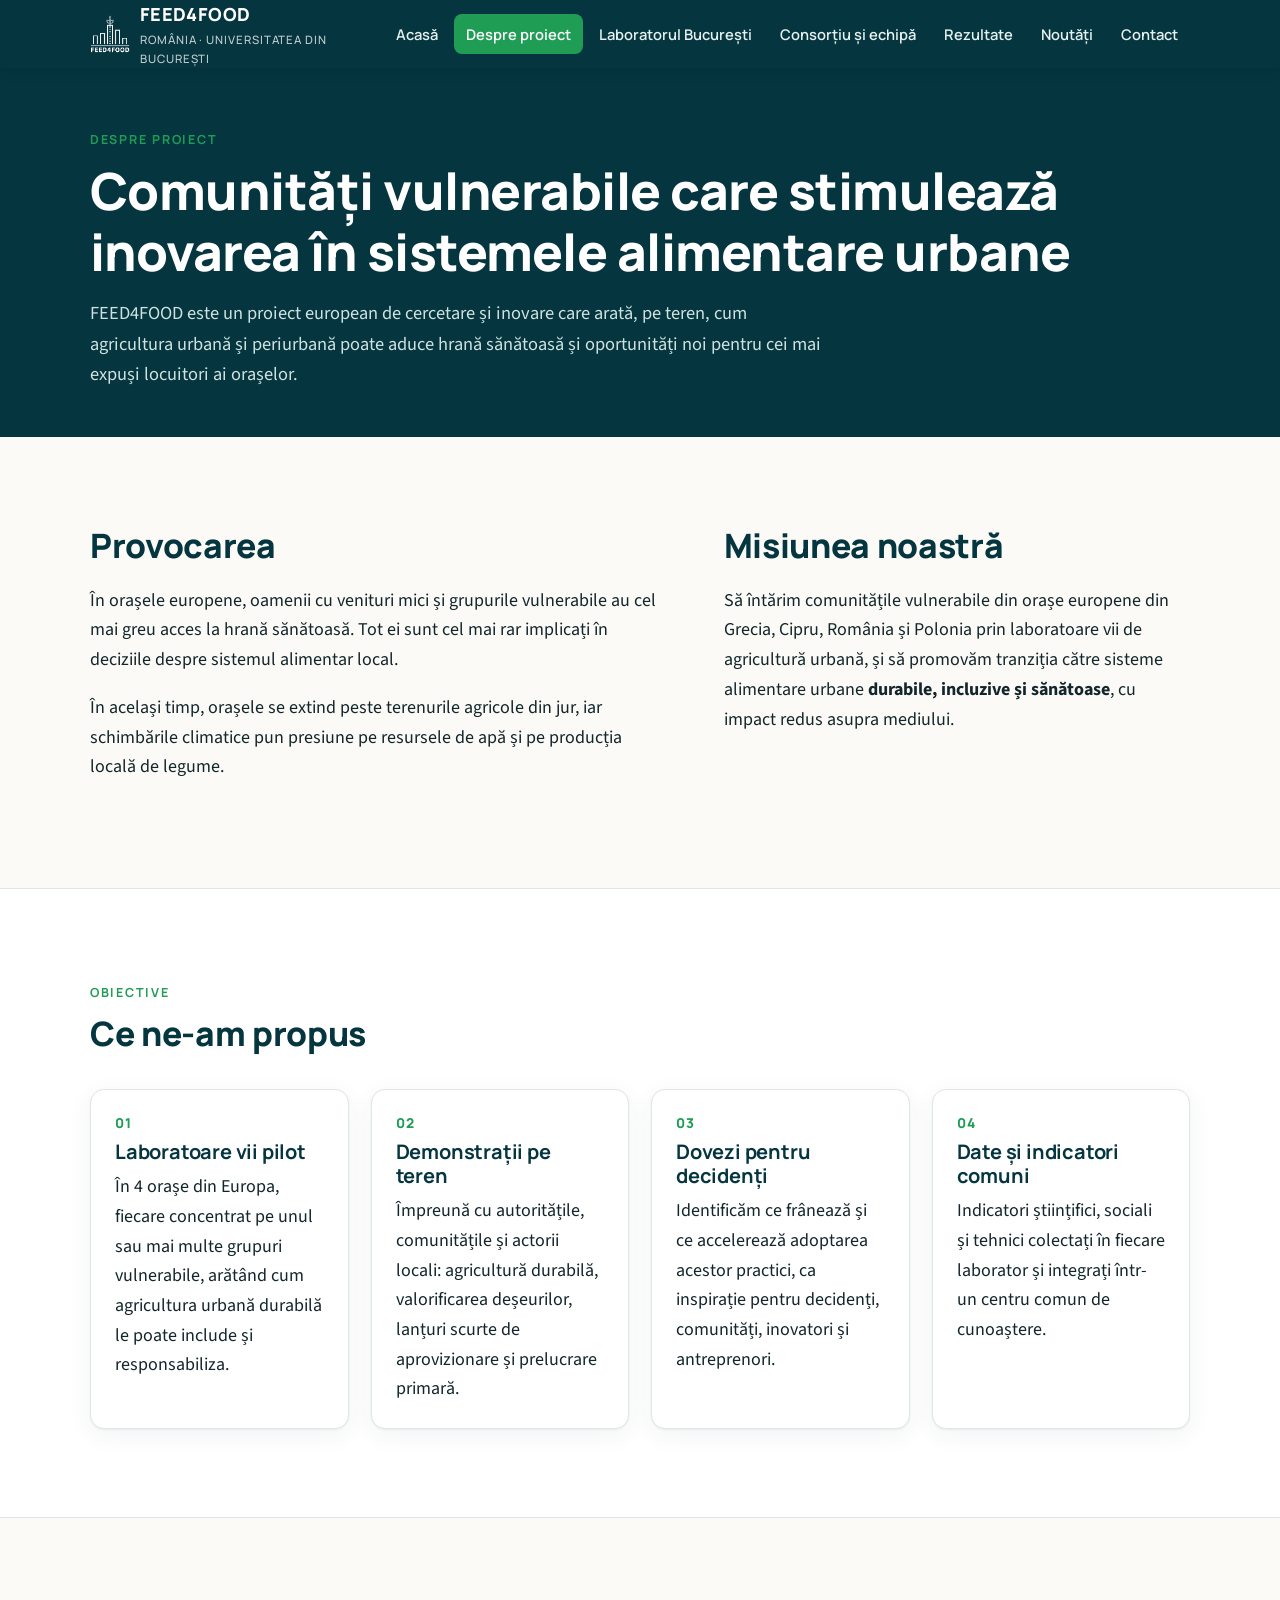
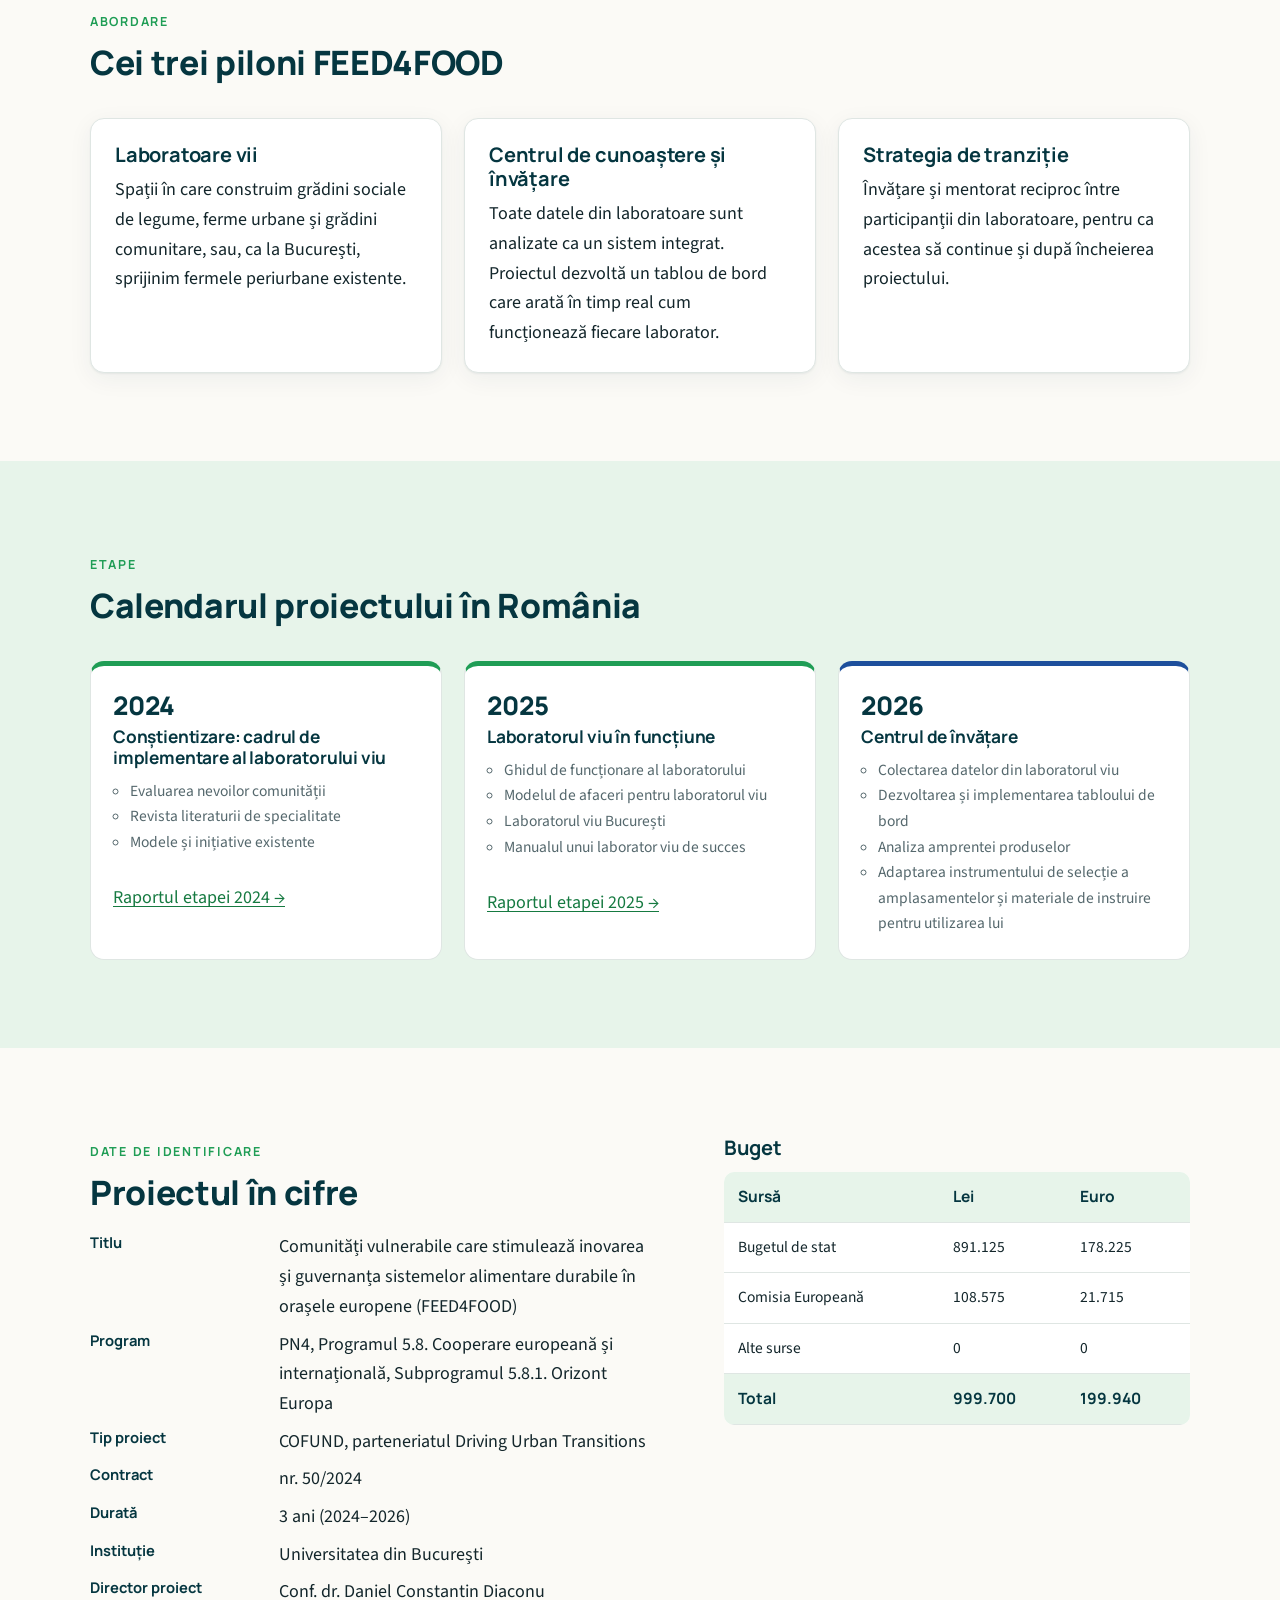
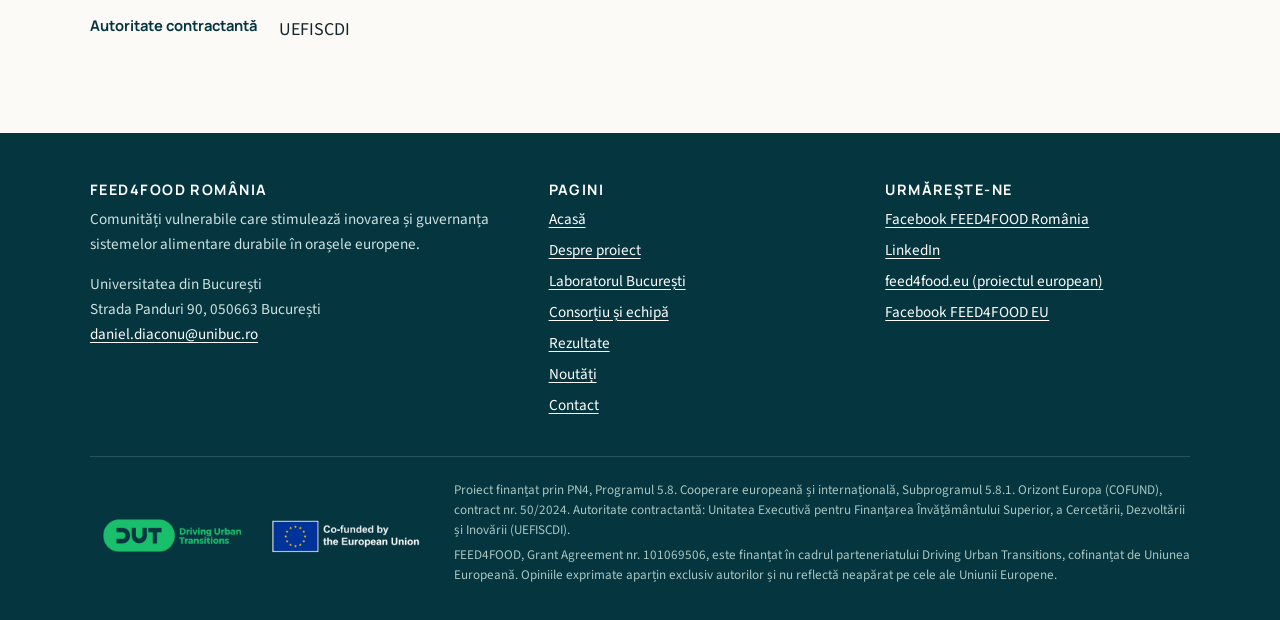
<file: despre.html>
<!doctype html>
<html lang="ro">
<head>
<meta charset="utf-8">
<meta name="viewport" content="width=device-width, initial-scale=1">
<title>Despre proiect · FEED4FOOD România</title>
<meta name="description" content="Provocarea, obiectivele, abordarea și etapele proiectului FEED4FOOD, implementat în România de Universitatea din București între 2024 și 2026.">
<meta property="og:title" content="Despre proiect · FEED4FOOD România">
<meta property="og:description" content="Provocarea, obiectivele, abordarea și etapele proiectului FEED4FOOD, implementat în România de Universitatea din București între 2024 și 2026.">
<meta property="og:image" content="img/hero.jpg">
<meta property="og:type" content="website">
<link rel="icon" href="img/favicon.png">
<link rel="preconnect" href="https://fonts.googleapis.com">
<link rel="preconnect" href="https://fonts.gstatic.com" crossorigin>
<link href="https://fonts.googleapis.com/css2?family=Manrope:wght@500;600;700;800&family=Source+Sans+3:ital,wght@0,400;0,600;1,400&display=swap" rel="stylesheet">
<link rel="stylesheet" href="assets/style.css">
</head>
<body>
<a class="skip" href="#main">Sari la conținut</a>
<header class="site-header">
  <div class="wrap">
    <a class="brand" href="index.html"><img src="img/logo-alb.png" alt=""><span>FEED4FOOD<small>România · Universitatea din București</small></span></a>
    <button class="nav-toggle" aria-expanded="false" aria-controls="nav">Meniu</button>
    <nav class="nav" id="nav" aria-label="Meniu principal">
      <a href="index.html">Acasă</a>
      <a href="despre.html" aria-current="page">Despre proiect</a>
      <a href="laborator-bucuresti.html">Laboratorul București</a>
      <a href="consortiu.html">Consorțiu și echipă</a>
      <a href="rezultate.html">Rezultate</a>
      <a href="noutati.html">Noutăți</a>
      <a href="contact.html">Contact</a>
    </nav>
  </div>
</header>
<main id="main">
<header class="page-head">
  <div class="wrap">
    <span class="eyebrow">Despre proiect</span>
    <h1>Comunități vulnerabile care stimulează inovarea în sistemele alimentare urbane</h1>
    <p>FEED4FOOD este un proiect european de cercetare și inovare care arată, pe teren, cum agricultura urbană și periurbană poate aduce hrană sănătoasă și oportunități noi pentru cei mai expuși locuitori ai orașelor.</p>
  </div>
</header>

<section>
  <div class="wrap split top">
    <div class="prose">
      <h2>Provocarea</h2>
      <p>În orașele europene, oamenii cu venituri mici și grupurile vulnerabile au cel mai greu acces la hrană sănătoasă. Tot ei sunt cel mai rar implicați în deciziile despre sistemul alimentar local.</p>
      <p>În același timp, orașele se extind peste terenurile agricole din jur, iar schimbările climatice pun presiune pe resursele de apă și pe producția locală de legume.</p>
    </div>
    <div class="prose">
      <h2>Misiunea noastră</h2>
      <p>Să întărim comunitățile vulnerabile din orașe europene din Grecia, Cipru, România și Polonia prin laboratoare vii de agricultură urbană, și să promovăm tranziția către sisteme alimentare urbane <strong>durabile, incluzive și sănătoase</strong>, cu impact redus asupra mediului.</p>
    </div>
  </div>
</section>

<section class="alt">
  <div class="wrap">
    <div class="section-head">
      <span class="eyebrow">Obiective</span>
      <h2>Ce ne-am propus</h2>
    </div>
    <div class="grid c4">
      <div class="card"><div class="num">01</div><h3>Laboratoare vii pilot</h3><p>În 4 orașe din Europa, fiecare concentrat pe unul sau mai multe grupuri vulnerabile, arătând cum agricultura urbană durabilă le poate include și responsabiliza.</p></div>
      <div class="card"><div class="num">02</div><h3>Demonstrații pe teren</h3><p>Împreună cu autoritățile, comunitățile și actorii locali: agricultură durabilă, valorificarea deșeurilor, lanțuri scurte de aprovizionare și prelucrare primară.</p></div>
      <div class="card"><div class="num">03</div><h3>Dovezi pentru decidenți</h3><p>Identificăm ce frânează și ce accelerează adoptarea acestor practici, ca inspirație pentru decidenți, comunități, inovatori și antreprenori.</p></div>
      <div class="card"><div class="num">04</div><h3>Date și indicatori comuni</h3><p>Indicatori științifici, sociali și tehnici colectați în fiecare laborator și integrați într-un centru comun de cunoaștere.</p></div>
    </div>
  </div>
</section>

<section>
  <div class="wrap">
    <div class="section-head">
      <span class="eyebrow">Abordare</span>
      <h2>Cei trei piloni FEED4FOOD</h2>
    </div>
    <div class="grid c3">
      <div class="card"><h3>Laboratoare vii</h3><p>Spații în care construim grădini sociale de legume, ferme urbane și grădini comunitare, sau, ca la București, sprijinim fermele periurbane existente.</p></div>
      <div class="card"><h3>Centrul de cunoaștere și învățare</h3><p>Toate datele din laboratoare sunt analizate ca un sistem integrat. Proiectul dezvoltă un tablou de bord care arată în timp real cum funcționează fiecare laborator.</p></div>
      <div class="card"><h3>Strategia de tranziție</h3><p>Învățare și mentorat reciproc între participanții din laboratoare, pentru ca acestea să continue și după încheierea proiectului.</p></div>
    </div>
  </div>
</section>

<section class="soft">
  <div class="wrap">
    <div class="section-head">
      <span class="eyebrow">Etape</span>
      <h2>Calendarul proiectului în România</h2>
    </div>
    <ol class="timeline">
      <li>
        <div class="yr">2024</div>
        <h3>Conștientizare: cadrul de implementare al laboratorului viu</h3>
        <ul>
          <li>Evaluarea nevoilor comunității</li>
          <li>Revista literaturii de specialitate</li>
          <li>Modele și inițiative existente</li>
        </ul>
        <p class="mt" style="margin-bottom:0"><a href="raportare-2024.html">Raportul etapei 2024 →</a></p>
      </li>
      <li>
        <div class="yr">2025</div>
        <h3>Laboratorul viu în funcțiune</h3>
        <ul>
          <li>Ghidul de funcționare al laboratorului</li>
          <li>Modelul de afaceri pentru laboratorul viu</li>
          <li>Laboratorul viu București</li>
          <li>Manualul unui laborator viu de succes</li>
        </ul>
        <p class="mt" style="margin-bottom:0"><a href="raportare-2025.html">Raportul etapei 2025 →</a></p>
      </li>
      <li class="now">
        <div class="yr">2026</div>
        <h3>Centrul de învățare</h3>
        <ul>
          <li>Colectarea datelor din laboratorul viu</li>
          <li>Dezvoltarea și implementarea tabloului de bord</li>
          <li>Analiza amprentei produselor</li>
          <li>Adaptarea instrumentului de selecție a amplasamentelor și materiale de instruire pentru utilizarea lui</li>
        </ul>
      </li>
    </ol>
  </div>
</section>

<section>
  <div class="wrap split top">
    <div>
      <span class="eyebrow">Date de identificare</span>
      <h2>Proiectul în cifre</h2>
      <dl class="kv">
        <dt>Titlu</dt><dd>Comunități vulnerabile care stimulează inovarea și guvernanța sistemelor alimentare durabile în orașele europene (FEED4FOOD)</dd>
        <dt>Program</dt><dd>PN4, Programul 5.8. Cooperare europeană și internațională, Subprogramul 5.8.1. Orizont Europa</dd>
        <dt>Tip proiect</dt><dd>COFUND, parteneriatul Driving Urban Transitions</dd>
        <dt>Contract</dt><dd>nr. 50/2024</dd>
        <dt>Durată</dt><dd>3 ani (2024–2026)</dd>
        <dt>Instituție</dt><dd>Universitatea din București</dd>
        <dt>Director proiect</dt><dd>Conf. dr. Daniel Constantin Diaconu</dd>
        <dt>Autoritate contractantă</dt><dd>UEFISCDI</dd>
      </dl>
    </div>
    <div>
      <h3>Buget</h3>
      <table class="data">
        <thead><tr><th>Sursă</th><th>Lei</th><th>Euro</th></tr></thead>
        <tbody>
          <tr><td>Bugetul de stat</td><td>891.125</td><td>178.225</td></tr>
          <tr><td>Comisia Europeană</td><td>108.575</td><td>21.715</td></tr>
          <tr><td>Alte surse</td><td>0</td><td>0</td></tr>
          <tr><th>Total</th><th>999.700</th><th>199.940</th></tr>
        </tbody>
      </table>
    </div>
  </div>
</section>
</main>
<footer class="site-footer">
  <div class="wrap">
    <div class="foot-grid">
      <div>
        <h4>FEED4FOOD România</h4>
        <p>Comunități vulnerabile care stimulează inovarea și guvernanța sistemelor alimentare durabile în orașele europene.</p>
        <p>Universitatea din București<br>Strada Panduri 90, 050663 București<br><a href="mailto:daniel.diaconu@unibuc.ro">daniel.diaconu@unibuc.ro</a></p>
      </div>
      <div>
        <h4>Pagini</h4>
        <ul>
          <li><a href="index.html">Acasă</a></li>
          <li><a href="despre.html">Despre proiect</a></li>
          <li><a href="laborator-bucuresti.html">Laboratorul București</a></li>
          <li><a href="consortiu.html">Consorțiu și echipă</a></li>
          <li><a href="rezultate.html">Rezultate</a></li>
          <li><a href="noutati.html">Noutăți</a></li>
          <li><a href="contact.html">Contact</a></li>
        </ul>
      </div>
      <div>
        <h4>Urmărește-ne</h4>
        <ul>
          <li><a href="https://www.facebook.com/profile.php?id=61557230353816" rel="noopener">Facebook FEED4FOOD România</a></li>
          <li><a href="https://www.linkedin.com/company/feed4foodromaniaresearch/" rel="noopener">LinkedIn</a></li>
          <li><a href="https://feed4food.eu/" rel="noopener">feed4food.eu (proiectul european)</a></li>
          <li><a href="https://www.facebook.com/feed4foodeu" rel="noopener">Facebook FEED4FOOD EU</a></li>
        </ul>
      </div>
    </div>
    <div class="funding">
      <img src="img/finantare.png" alt="Driving Urban Transitions · Co-funded by the European Union" width="900" height="150">
      <div>
        <p>Proiect finanțat prin PN4, Programul 5.8. Cooperare europeană și internațională, Subprogramul 5.8.1. Orizont Europa (COFUND), contract nr. 50/2024. Autoritate contractantă: Unitatea Executivă pentru Finanțarea Învățământului Superior, a Cercetării, Dezvoltării și Inovării (UEFISCDI).</p>
        <p>FEED4FOOD, Grant Agreement nr. 101069506, este finanțat în cadrul parteneriatului Driving Urban Transitions, cofinanțat de Uniunea Europeană. Opiniile exprimate aparțin exclusiv autorilor și nu reflectă neapărat pe cele ale Uniunii Europene.</p>
      </div>
    </div>
  </div>
</footer>
<script src="assets/site.js" defer></script>
</body>
</html>
</file>
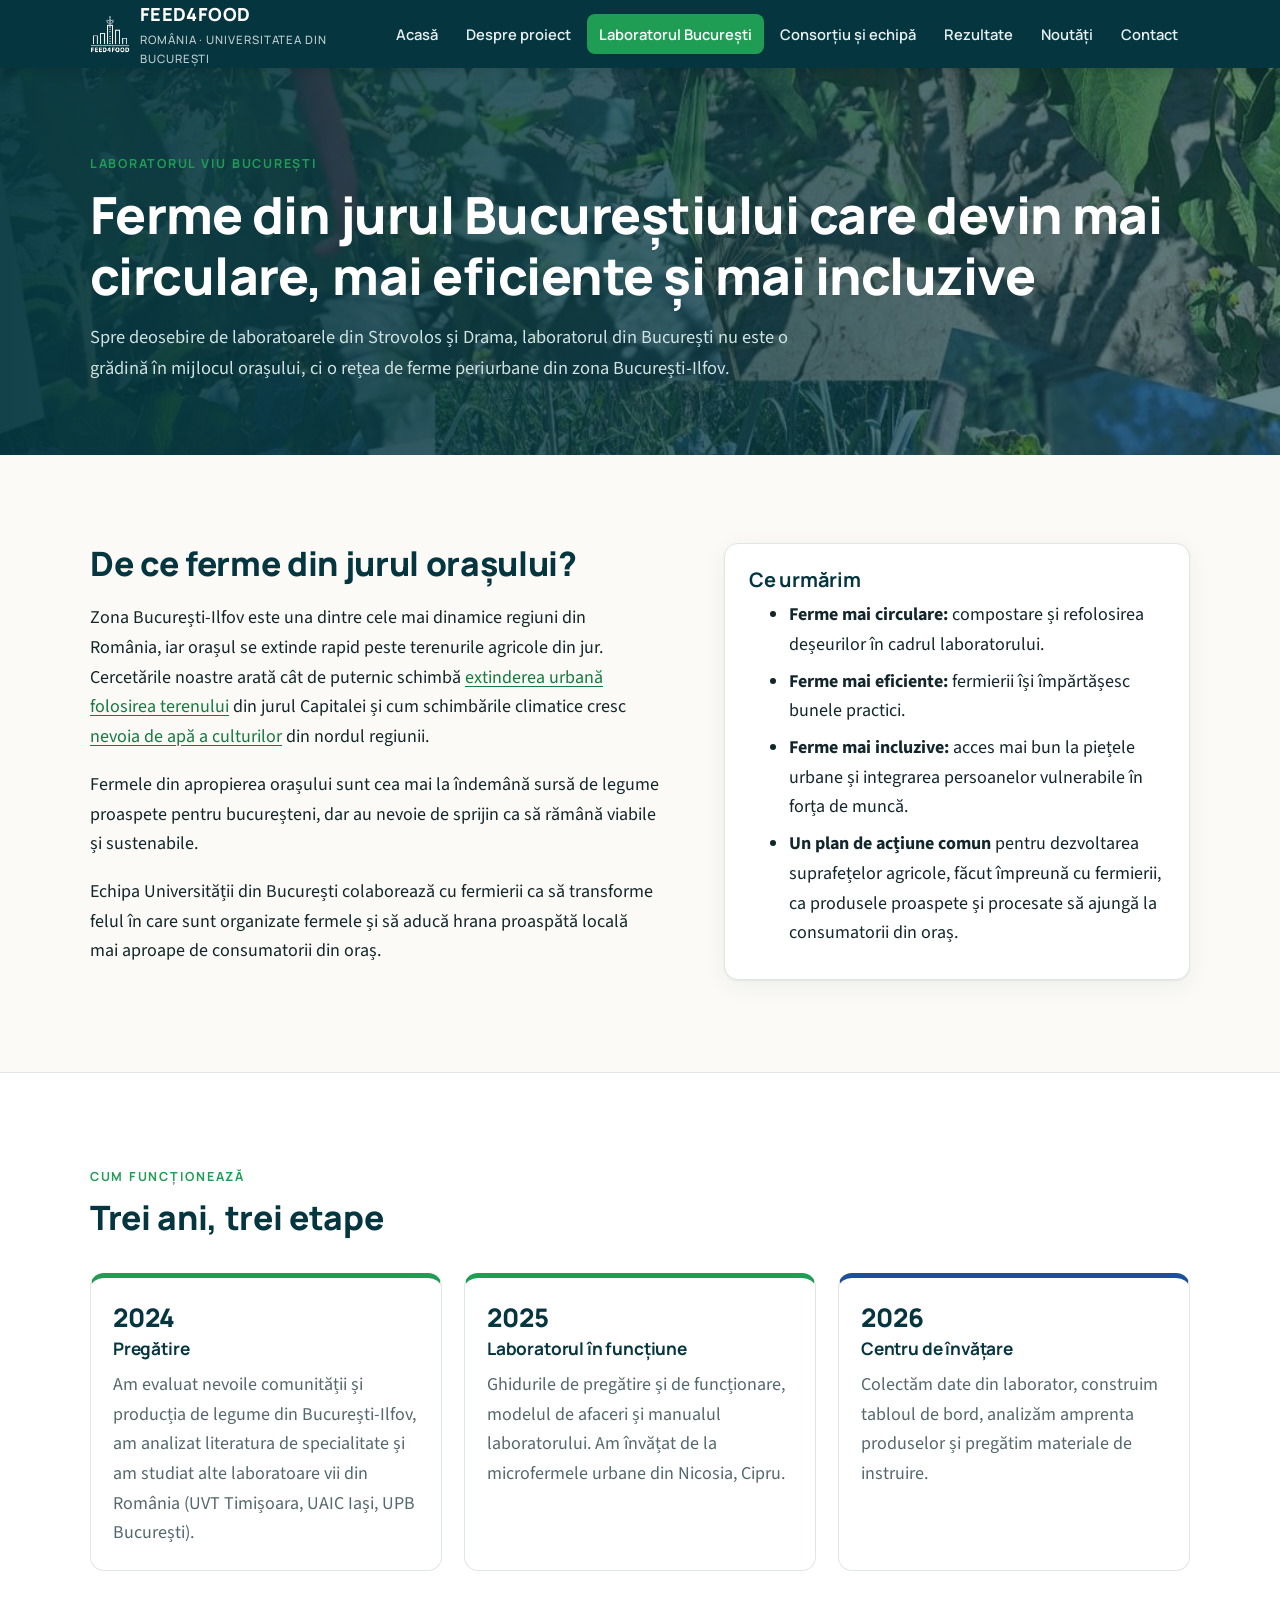
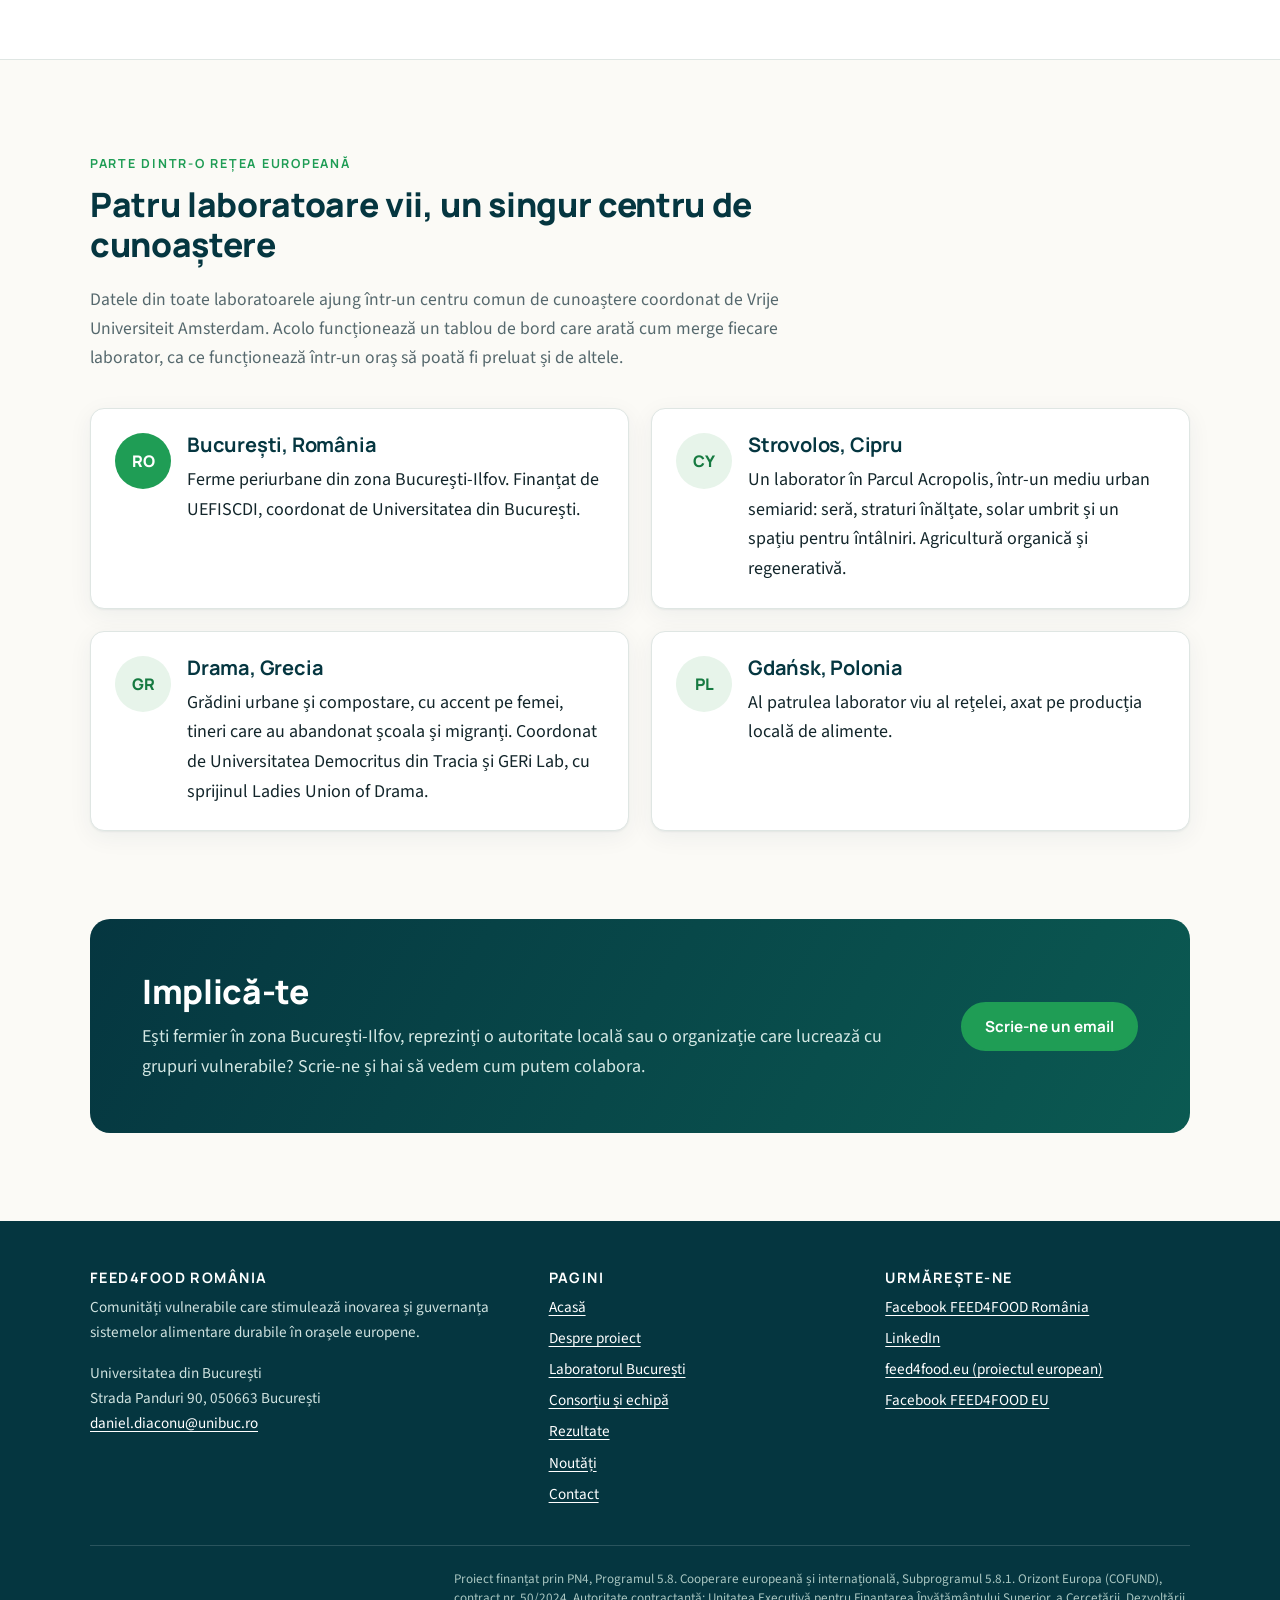
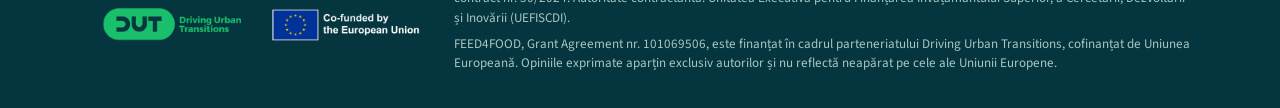
<file: laborator-bucuresti.html>
<!doctype html>
<html lang="ro">
<head>
<meta charset="utf-8">
<meta name="viewport" content="width=device-width, initial-scale=1">
<title>Laboratorul Viu București · FEED4FOOD România</title>
<meta name="description" content="Laboratorul Viu București: o rețea de ferme periurbane din zona București-Ilfov care devin mai circulare, mai eficiente și mai incluzive, cu sprijinul Universității din București.">
<meta property="og:title" content="Laboratorul Viu București · FEED4FOOD România">
<meta property="og:description" content="Laboratorul Viu București: o rețea de ferme periurbane din zona București-Ilfov care devin mai circulare, mai eficiente și mai incluzive, cu sprijinul Universității din București.">
<meta property="og:image" content="img/hero.jpg">
<meta property="og:type" content="website">
<link rel="icon" href="img/favicon.png">
<link rel="preconnect" href="https://fonts.googleapis.com">
<link rel="preconnect" href="https://fonts.gstatic.com" crossorigin>
<link href="https://fonts.googleapis.com/css2?family=Manrope:wght@500;600;700;800&family=Source+Sans+3:ital,wght@0,400;0,600;1,400&display=swap" rel="stylesheet">
<link rel="stylesheet" href="assets/style.css">
</head>
<body>
<a class="skip" href="#main">Sari la conținut</a>
<header class="site-header">
  <div class="wrap">
    <a class="brand" href="index.html"><img src="img/logo-alb.png" alt=""><span>FEED4FOOD<small>România · Universitatea din București</small></span></a>
    <button class="nav-toggle" aria-expanded="false" aria-controls="nav">Meniu</button>
    <nav class="nav" id="nav" aria-label="Meniu principal">
      <a href="index.html">Acasă</a>
      <a href="despre.html">Despre proiect</a>
      <a href="laborator-bucuresti.html" aria-current="page">Laboratorul București</a>
      <a href="consortiu.html">Consorțiu și echipă</a>
      <a href="rezultate.html">Rezultate</a>
      <a href="noutati.html">Noutăți</a>
      <a href="contact.html">Contact</a>
    </nav>
  </div>
</header>
<main id="main">
<header class="page-head with-img" style="background-image:url('img/legume.jpg')">
  <div class="wrap">
    <span class="eyebrow">Laboratorul Viu București</span>
    <h1>Ferme din jurul Bucureștiului care devin mai circulare, mai eficiente și mai incluzive</h1>
    <p>Spre deosebire de laboratoarele din Strovolos și Drama, laboratorul din București nu este o grădină în mijlocul orașului, ci o rețea de ferme periurbane din zona București-Ilfov.</p>
  </div>
</header>

<section>
  <div class="wrap split top">
    <div class="prose">
      <h2>De ce ferme din jurul orașului?</h2>
      <p>Zona București-Ilfov este una dintre cele mai dinamice regiuni din România, iar orașul se extinde rapid peste terenurile agricole din jur. Cercetările noastre arată cât de puternic schimbă <a href="rezultate.html#publicatii">extinderea urbană folosirea terenului</a> din jurul Capitalei și cum schimbările climatice cresc <a href="rezultate.html#publicatii">nevoia de apă a culturilor</a> din nordul regiunii.</p>
      <p>Fermele din apropierea orașului sunt cea mai la îndemână sursă de legume proaspete pentru bucureșteni, dar au nevoie de sprijin ca să rămână viabile și sustenabile.</p>
      <p>Echipa Universității din București colaborează cu fermierii ca să transforme felul în care sunt organizate fermele și să aducă hrana proaspătă locală mai aproape de consumatorii din oraș.</p>
    </div>
    <div class="card">
      <h3>Ce urmărim</h3>
      <ul class="prose" style="margin:0">
        <li><strong>Ferme mai circulare:</strong> compostare și refolosirea deșeurilor în cadrul laboratorului.</li>
        <li><strong>Ferme mai eficiente:</strong> fermierii își împărtășesc bunele practici.</li>
        <li><strong>Ferme mai incluzive:</strong> acces mai bun la piețele urbane și integrarea persoanelor vulnerabile în forța de muncă.</li>
        <li><strong>Un plan de acțiune comun</strong> pentru dezvoltarea suprafețelor agricole, făcut împreună cu fermierii, ca produsele proaspete și procesate să ajungă la consumatorii din oraș.</li>
      </ul>
    </div>
  </div>
</section>

<section class="alt">
  <div class="wrap">
    <div class="section-head">
      <span class="eyebrow">Cum funcționează</span>
      <h2>Trei ani, trei etape</h2>
    </div>
    <ol class="timeline">
      <li>
        <div class="yr">2024</div>
        <h3>Pregătire</h3>
        <p class="muted" style="margin:0">Am evaluat nevoile comunității și producția de legume din București-Ilfov, am analizat literatura de specialitate și am studiat alte laboratoare vii din România (UVT Timișoara, UAIC Iași, UPB București).</p>
      </li>
      <li>
        <div class="yr">2025</div>
        <h3>Laboratorul în funcțiune</h3>
        <p class="muted" style="margin:0">Ghidurile de pregătire și de funcționare, modelul de afaceri și manualul laboratorului. Am învățat de la microfermele urbane din Nicosia, Cipru.</p>
      </li>
      <li class="now">
        <div class="yr">2026</div>
        <h3>Centru de învățare</h3>
        <p class="muted" style="margin:0">Colectăm date din laborator, construim tabloul de bord, analizăm amprenta produselor și pregătim materiale de instruire.</p>
      </li>
    </ol>
  </div>
</section>

<section>
  <div class="wrap">
    <div class="section-head">
      <span class="eyebrow">Parte dintr-o rețea europeană</span>
      <h2>Patru laboratoare vii, un singur centru de cunoaștere</h2>
      <p>Datele din toate laboratoarele ajung într-un centru comun de cunoaștere coordonat de Vrije Universiteit Amsterdam. Acolo funcționează un tablou de bord care arată cum merge fiecare laborator, ca ce funcționează într-un oraș să poată fi preluat și de altele.</p>
    </div>
    <div class="grid c2">
      <div class="card lab main"><div class="pin">RO</div><div><h3>București, România</h3><p>Ferme periurbane din zona București-Ilfov. Finanțat de UEFISCDI, coordonat de Universitatea din București.</p></div></div>
      <div class="card lab"><div class="pin">CY</div><div><h3>Strovolos, Cipru</h3><p>Un laborator în Parcul Acropolis, într-un mediu urban semiarid: seră, straturi înălțate, solar umbrit și un spațiu pentru întâlniri. Agricultură organică și regenerativă.</p></div></div>
      <div class="card lab"><div class="pin">GR</div><div><h3>Drama, Grecia</h3><p>Grădini urbane și compostare, cu accent pe femei, tineri care au abandonat școala și migranți. Coordonat de Universitatea Democritus din Tracia și GERi Lab, cu sprijinul Ladies Union of Drama.</p></div></div>
      <div class="card lab"><div class="pin">PL</div><div><h3>Gdańsk, Polonia</h3><p>Al patrulea laborator viu al rețelei, axat pe producția locală de alimente.</p></div></div>
    </div>
  </div>
</section>

<section style="padding-top:0">
  <div class="wrap">
    <div class="cta">
      <div>
        <h2>Implică-te</h2>
        <p>Ești fermier în zona București-Ilfov, reprezinți o autoritate locală sau o organizație care lucrează cu grupuri vulnerabile? Scrie-ne și hai să vedem cum putem colabora.</p>
      </div>
      <a class="btn" href="mailto:daniel.diaconu@unibuc.ro?subject=Laboratorul%20Viu%20Bucure%C8%99ti">Scrie-ne un email</a>
    </div>
  </div>
</section>
</main>
<footer class="site-footer">
  <div class="wrap">
    <div class="foot-grid">
      <div>
        <h4>FEED4FOOD România</h4>
        <p>Comunități vulnerabile care stimulează inovarea și guvernanța sistemelor alimentare durabile în orașele europene.</p>
        <p>Universitatea din București<br>Strada Panduri 90, 050663 București<br><a href="mailto:daniel.diaconu@unibuc.ro">daniel.diaconu@unibuc.ro</a></p>
      </div>
      <div>
        <h4>Pagini</h4>
        <ul>
          <li><a href="index.html">Acasă</a></li>
          <li><a href="despre.html">Despre proiect</a></li>
          <li><a href="laborator-bucuresti.html">Laboratorul București</a></li>
          <li><a href="consortiu.html">Consorțiu și echipă</a></li>
          <li><a href="rezultate.html">Rezultate</a></li>
          <li><a href="noutati.html">Noutăți</a></li>
          <li><a href="contact.html">Contact</a></li>
        </ul>
      </div>
      <div>
        <h4>Urmărește-ne</h4>
        <ul>
          <li><a href="https://www.facebook.com/profile.php?id=61557230353816" rel="noopener">Facebook FEED4FOOD România</a></li>
          <li><a href="https://www.linkedin.com/company/feed4foodromaniaresearch/" rel="noopener">LinkedIn</a></li>
          <li><a href="https://feed4food.eu/" rel="noopener">feed4food.eu (proiectul european)</a></li>
          <li><a href="https://www.facebook.com/feed4foodeu" rel="noopener">Facebook FEED4FOOD EU</a></li>
        </ul>
      </div>
    </div>
    <div class="funding">
      <img src="img/finantare.png" alt="Driving Urban Transitions · Co-funded by the European Union" width="900" height="150">
      <div>
        <p>Proiect finanțat prin PN4, Programul 5.8. Cooperare europeană și internațională, Subprogramul 5.8.1. Orizont Europa (COFUND), contract nr. 50/2024. Autoritate contractantă: Unitatea Executivă pentru Finanțarea Învățământului Superior, a Cercetării, Dezvoltării și Inovării (UEFISCDI).</p>
        <p>FEED4FOOD, Grant Agreement nr. 101069506, este finanțat în cadrul parteneriatului Driving Urban Transitions, cofinanțat de Uniunea Europeană. Opiniile exprimate aparțin exclusiv autorilor și nu reflectă neapărat pe cele ale Uniunii Europene.</p>
      </div>
    </div>
  </div>
</footer>
<script src="assets/site.js" defer></script>
</body>
</html>
</file>
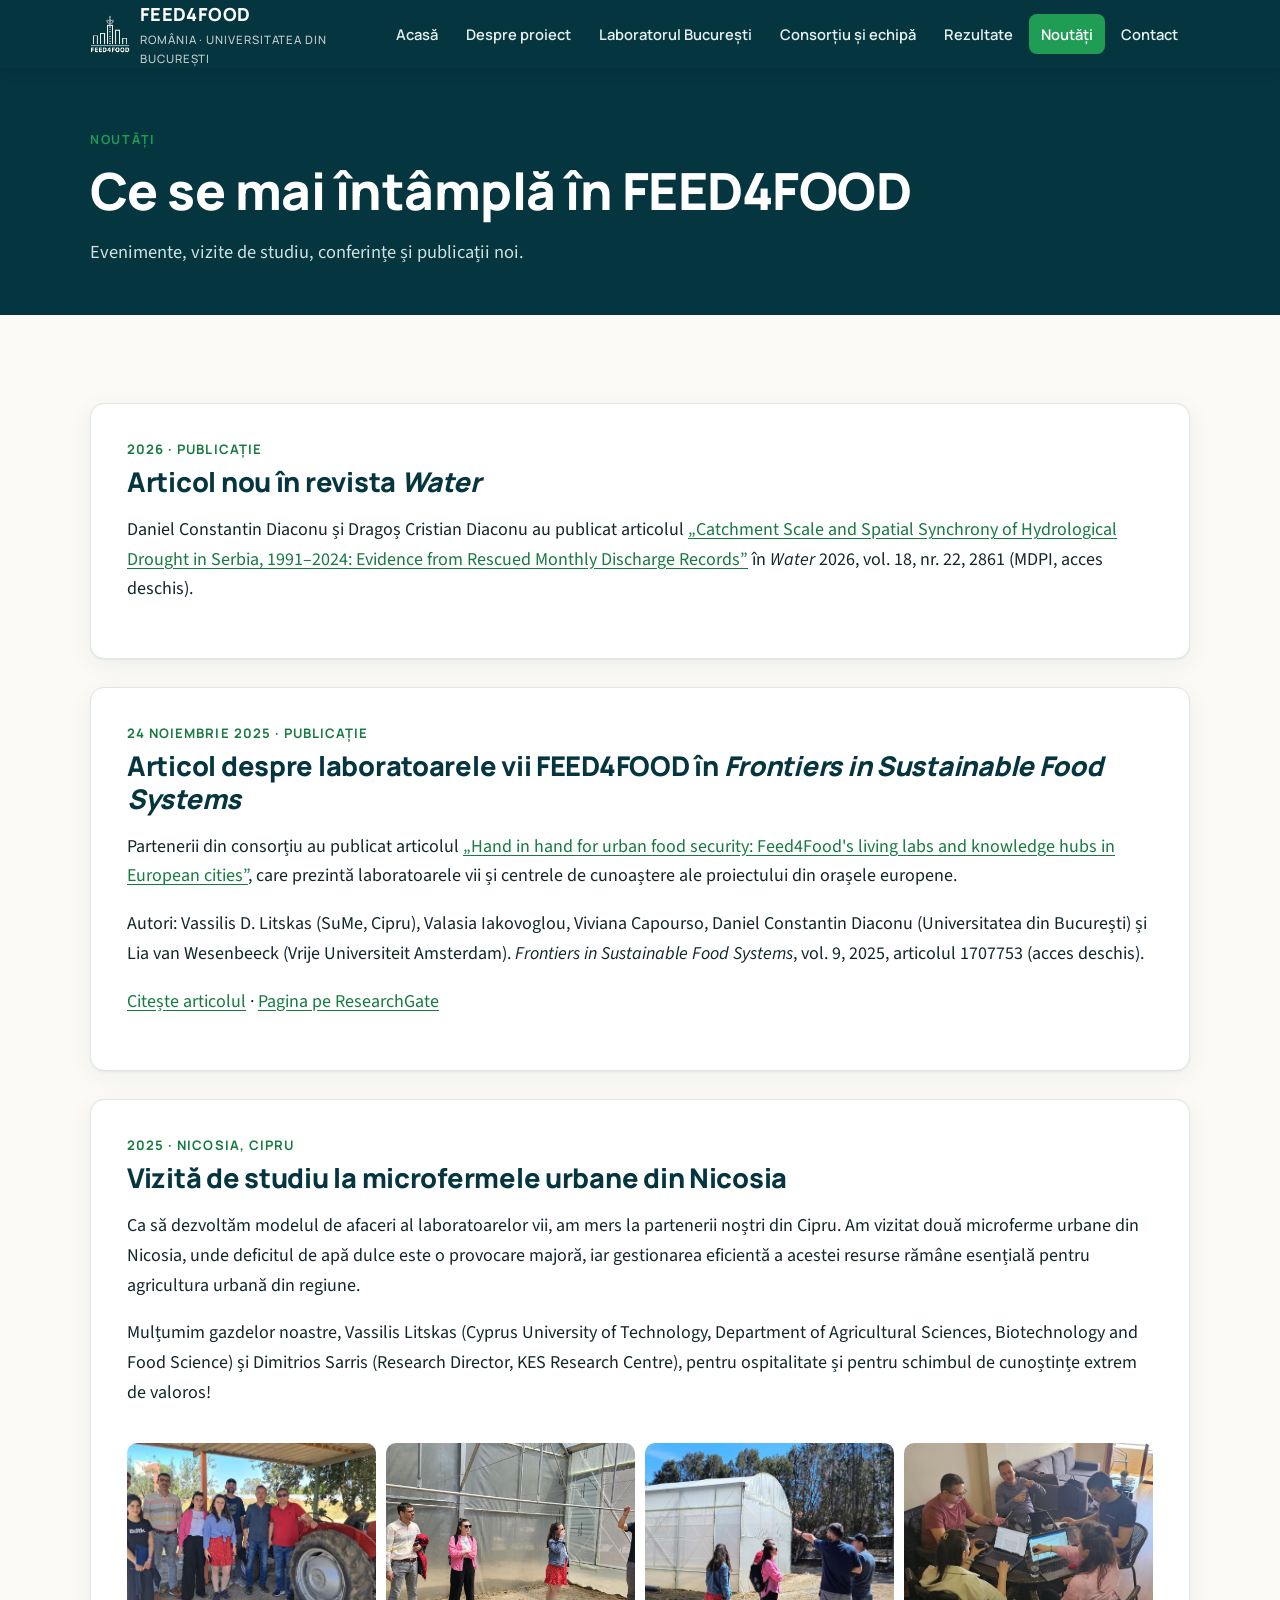
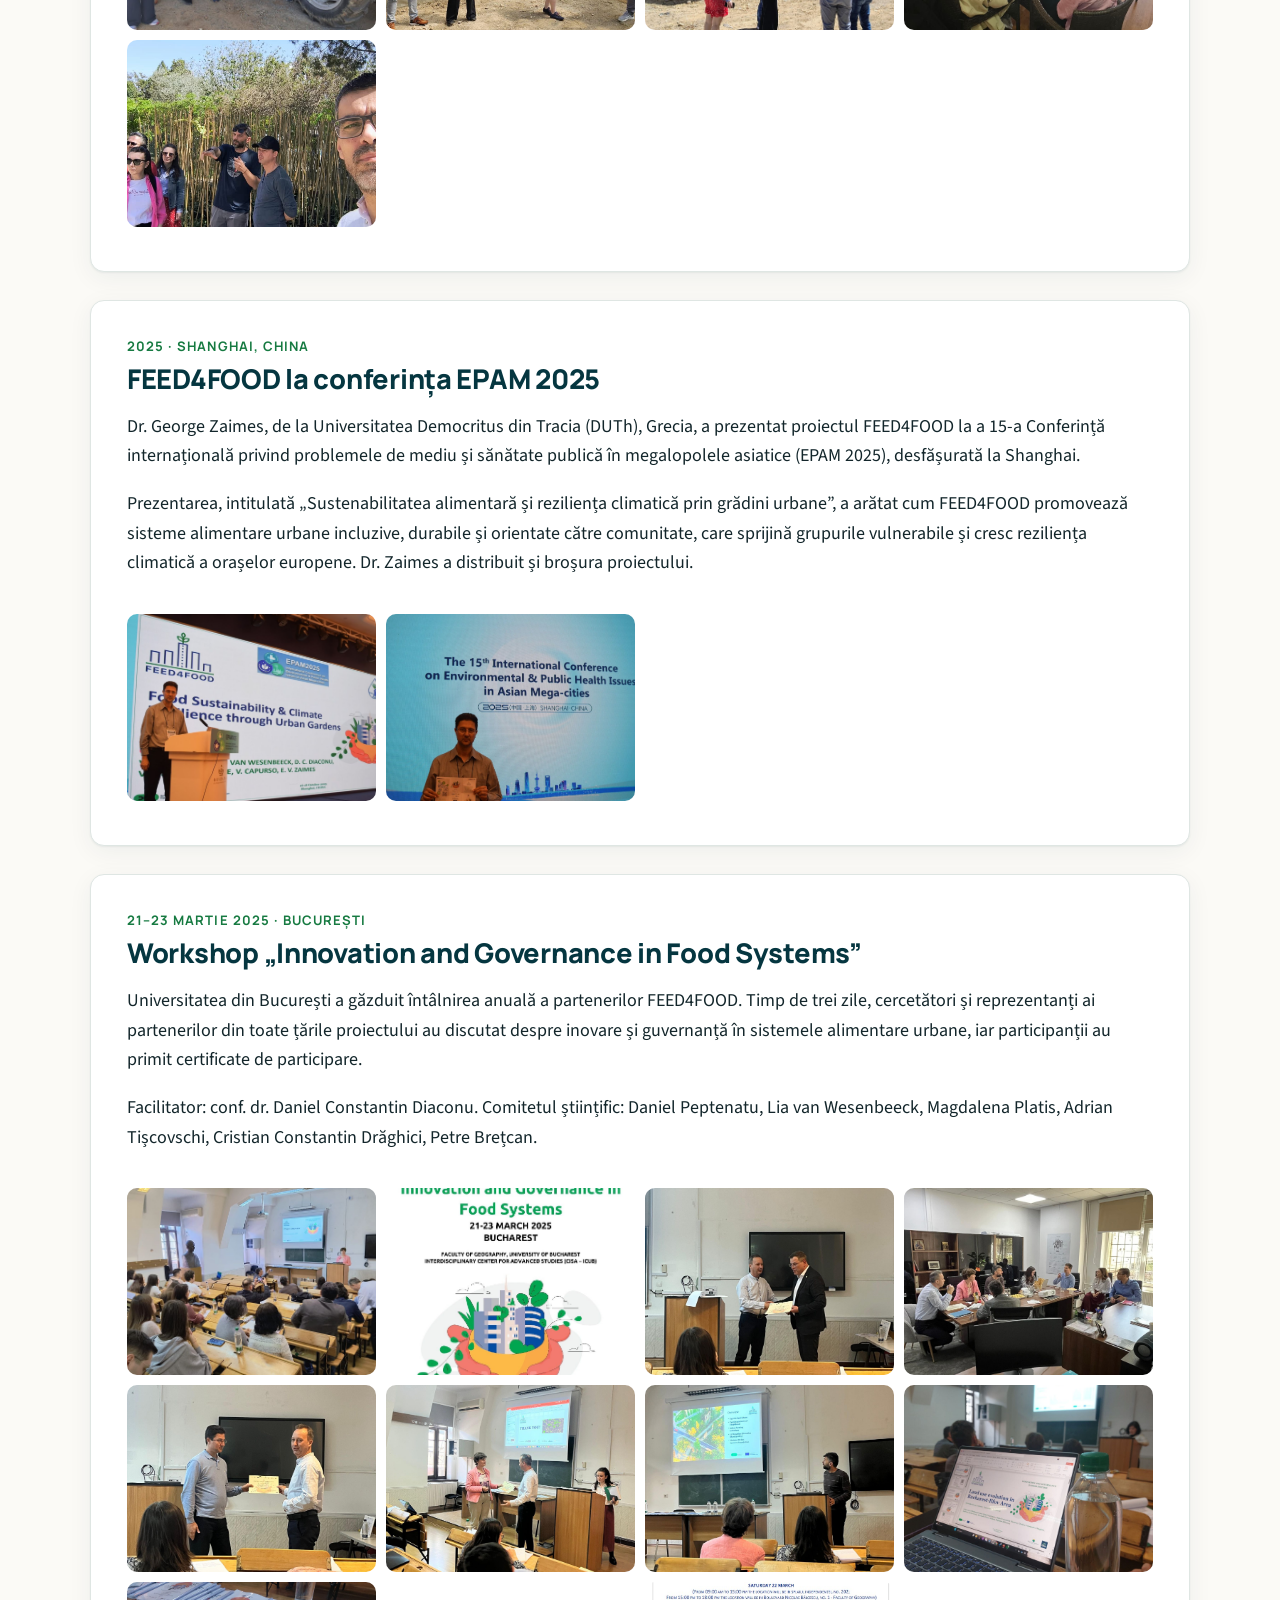
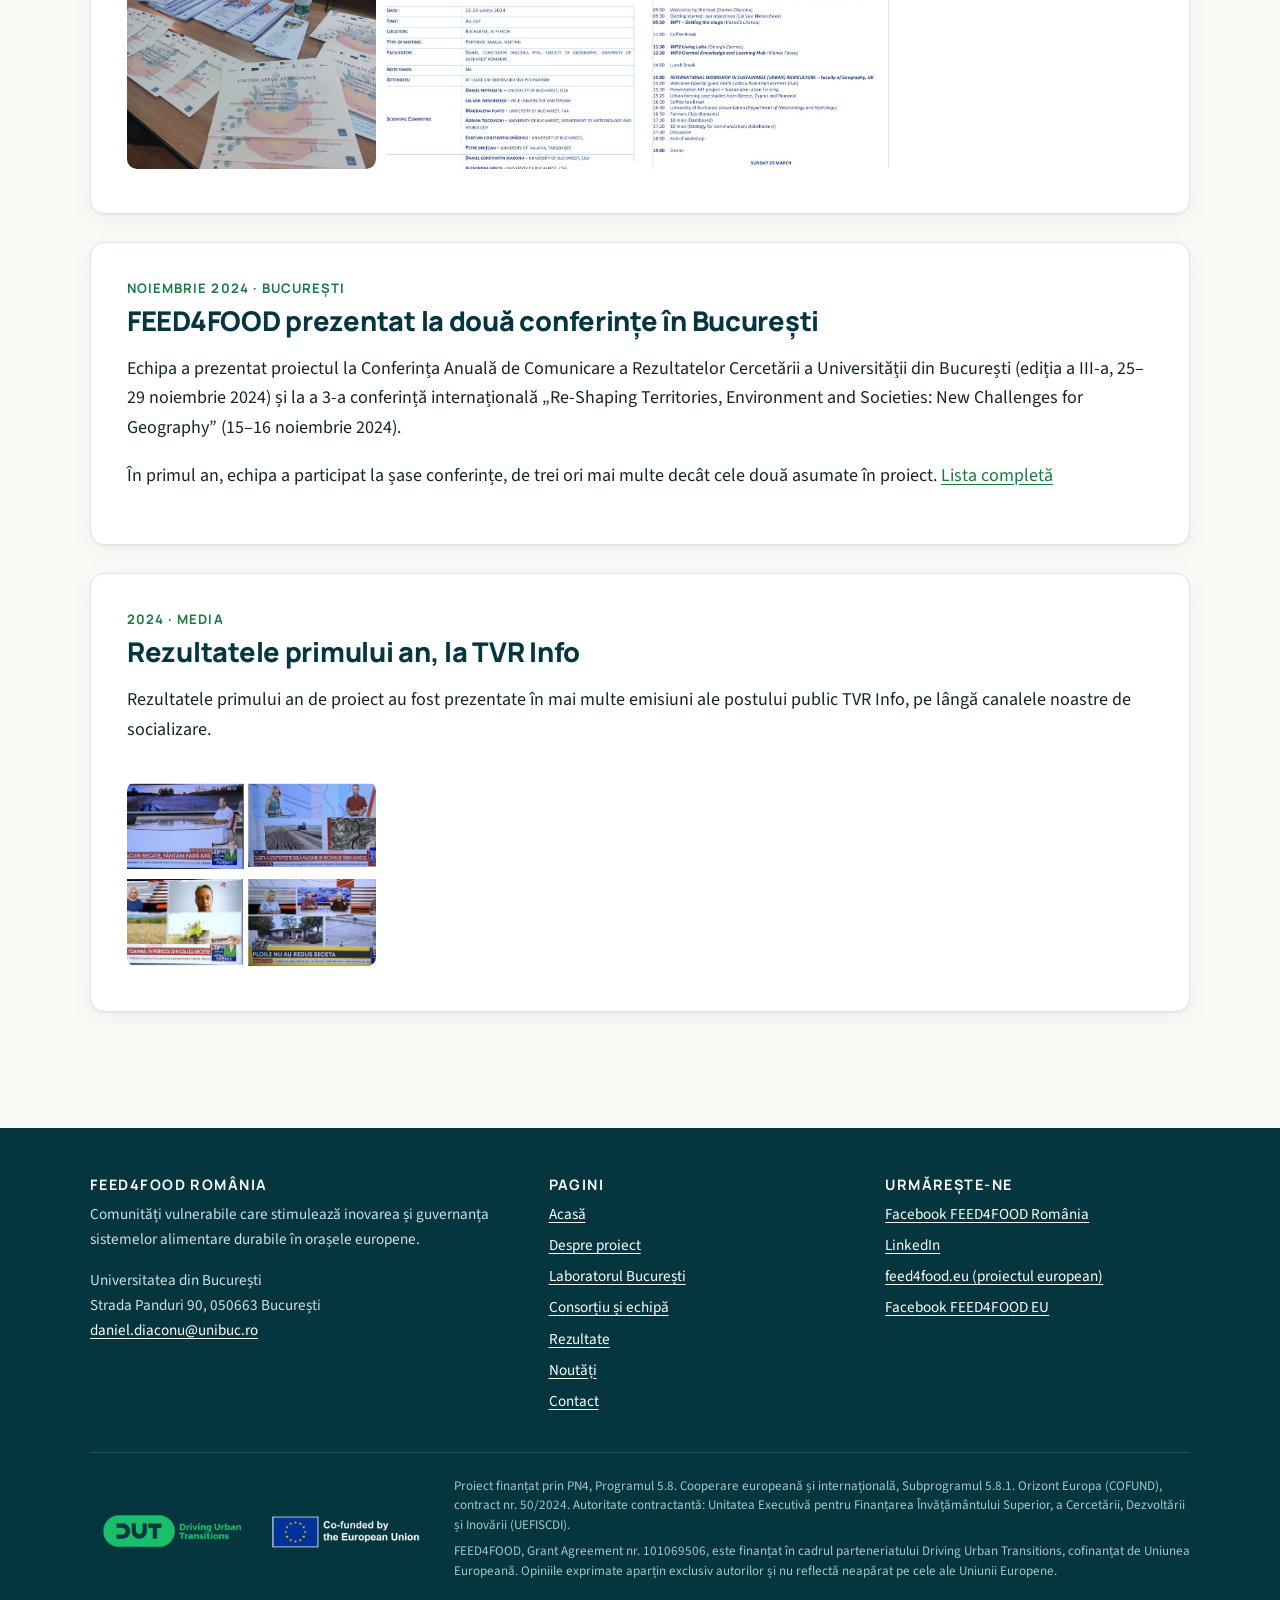
<file: noutati.html>
<!doctype html>
<html lang="ro">
<head>
<meta charset="utf-8">
<meta name="viewport" content="width=device-width, initial-scale=1">
<title>Noutăți · FEED4FOOD România</title>
<meta name="description" content="Noutăți din proiectul FEED4FOOD România: workshopuri, conferințe, vizite de studiu și publicații.">
<meta property="og:title" content="Noutăți · FEED4FOOD România">
<meta property="og:description" content="Noutăți din proiectul FEED4FOOD România: workshopuri, conferințe, vizite de studiu și publicații.">
<meta property="og:image" content="img/hero.jpg">
<meta property="og:type" content="website">
<link rel="icon" href="img/favicon.png">
<link rel="preconnect" href="https://fonts.googleapis.com">
<link rel="preconnect" href="https://fonts.gstatic.com" crossorigin>
<link href="https://fonts.googleapis.com/css2?family=Manrope:wght@500;600;700;800&family=Source+Sans+3:ital,wght@0,400;0,600;1,400&display=swap" rel="stylesheet">
<link rel="stylesheet" href="assets/style.css">
</head>
<body>
<a class="skip" href="#main">Sari la conținut</a>
<header class="site-header">
  <div class="wrap">
    <a class="brand" href="index.html"><img src="img/logo-alb.png" alt=""><span>FEED4FOOD<small>România · Universitatea din București</small></span></a>
    <button class="nav-toggle" aria-expanded="false" aria-controls="nav">Meniu</button>
    <nav class="nav" id="nav" aria-label="Meniu principal">
      <a href="index.html">Acasă</a>
      <a href="despre.html">Despre proiect</a>
      <a href="laborator-bucuresti.html">Laboratorul București</a>
      <a href="consortiu.html">Consorțiu și echipă</a>
      <a href="rezultate.html">Rezultate</a>
      <a href="noutati.html" aria-current="page">Noutăți</a>
      <a href="contact.html">Contact</a>
    </nav>
  </div>
</header>
<main id="main">
<header class="page-head">
  <div class="wrap">
    <span class="eyebrow">Noutăți</span>
    <h1>Ce se mai întâmplă în FEED4FOOD</h1>
    <p>Evenimente, vizite de studiu, conferințe și publicații noi.</p>
  </div>
</header>

<section>
  <div class="wrap">

    <article class="post" id="articol-water-2026">
      <div class="meta">2026 · Publicație</div>
      <h2>Articol nou în revista <em>Water</em></h2>
      <p>Daniel Constantin Diaconu și Dragoș Cristian Diaconu au publicat articolul <a href="https://doi.org/10.3390/w18222861">„Catchment Scale and Spatial Synchrony of Hydrological Drought in Serbia, 1991–2024: Evidence from Rescued Monthly Discharge Records”</a> în <em>Water</em> 2026, vol. 18, nr. 22, 2861 (MDPI, acces deschis).</p>
    </article>

    <article class="post" id="frontiers-2025">
      <div class="meta">24 noiembrie 2025 · Publicație</div>
      <h2>Articol despre laboratoarele vii FEED4FOOD în <em>Frontiers in Sustainable Food Systems</em></h2>
      <p>Partenerii din consorțiu au publicat articolul <a href="https://doi.org/10.3389/fsufs.2025.1707753">„Hand in hand for urban food security: Feed4Food's living labs and knowledge hubs in European cities”</a>, care prezintă laboratoarele vii și centrele de cunoaștere ale proiectului din orașele europene.</p>
      <p>Autori: Vassilis D. Litskas (SuMe, Cipru), Valasia Iakovoglou, Viviana Capourso, Daniel Constantin Diaconu (Universitatea din București) și Lia van Wesenbeeck (Vrije Universiteit Amsterdam). <em>Frontiers in Sustainable Food Systems</em>, vol. 9, 2025, articolul 1707753 (acces deschis).</p>
      <p><a href="https://doi.org/10.3389/fsufs.2025.1707753">Citește articolul</a> · <a href="https://www.researchgate.net/publication/397915598_Hand_in_hand_for_urban_food_security_Feed4Food%27s_living_labs_and_knowledge_hubs_in_European_cities">Pagina pe ResearchGate</a></p>
    </article>

    <article class="post" id="cipru-2025">
      <div class="meta">2025 · Nicosia, Cipru</div>
      <h2>Vizită de studiu la microfermele urbane din Nicosia</h2>
      <p>Ca să dezvoltăm modelul de afaceri al laboratoarelor vii, am mers la partenerii noștri din Cipru. Am vizitat două microferme urbane din Nicosia, unde deficitul de apă dulce este o provocare majoră, iar gestionarea eficientă a acestei resurse rămâne esențială pentru agricultura urbană din regiune.</p>
      <p>Mulțumim gazdelor noastre, Vassilis Litskas (Cyprus University of Technology, Department of Agricultural Sciences, Biotechnology and Food Science) și Dimitrios Sarris (Research Director, KES Research Centre), pentru ospitalitate și pentru schimbul de cunoștințe extrem de valoros!</p>
      <div class="gallery">
        <a href="img/galerie/cipru-4.jpg"><img src="img/galerie/cipru-4.jpg" alt="Echipa FEED4FOOD la o microfermă din Nicosia" loading="lazy"></a>
        <a href="img/galerie/cipru-1.jpg"><img src="img/galerie/cipru-1.jpg" alt="Vizită într-o seră din Nicosia" loading="lazy"></a>
        <a href="img/galerie/cipru-2.jpg"><img src="img/galerie/cipru-2.jpg" alt="Solar la o microfermă urbană din Nicosia" loading="lazy"></a>
        <a href="img/galerie/cipru-3.jpg"><img src="img/galerie/cipru-3.jpg" alt="Discuții de lucru cu partenerii din Cipru" loading="lazy"></a>
        <a href="img/galerie/cipru-5.jpg"><img src="img/galerie/cipru-5.jpg" alt="Membri ai echipei la o fermă din Cipru" loading="lazy"></a>
      </div>
    </article>

    <article class="post" id="epam-2025">
      <div class="meta">2025 · Shanghai, China</div>
      <h2>FEED4FOOD la conferința EPAM 2025</h2>
      <p>Dr. George Zaimes, de la Universitatea Democritus din Tracia (DUTh), Grecia, a prezentat proiectul FEED4FOOD la a 15-a Conferință internațională privind problemele de mediu și sănătate publică în megalopolele asiatice (EPAM 2025), desfășurată la Shanghai.</p>
      <p>Prezentarea, intitulată „Sustenabilitatea alimentară și reziliența climatică prin grădini urbane”, a arătat cum FEED4FOOD promovează sisteme alimentare urbane incluzive, durabile și orientate către comunitate, care sprijină grupurile vulnerabile și cresc reziliența climatică a orașelor europene. Dr. Zaimes a distribuit și broșura proiectului.</p>
      <div class="gallery">
        <a href="img/galerie/epam-2.jpg"><img src="img/galerie/epam-2.jpg" alt="Prezentarea FEED4FOOD la EPAM 2025" loading="lazy"></a>
        <a href="img/galerie/epam-1.jpg"><img src="img/galerie/epam-1.jpg" alt="Dr. George Zaimes la conferința EPAM 2025 din Shanghai" loading="lazy"></a>
      </div>
    </article>

    <article class="post" id="workshop-2025">
      <div class="meta">21–23 martie 2025 · București</div>
      <h2>Workshop „Innovation and Governance in Food Systems”</h2>
      <p>Universitatea din București a găzduit întâlnirea anuală a partenerilor FEED4FOOD. Timp de trei zile, cercetători și reprezentanți ai partenerilor din toate țările proiectului au discutat despre inovare și guvernanță în sistemele alimentare urbane, iar participanții au primit certificate de participare.</p>
      <p>Facilitator: conf. dr. Daniel Constantin Diaconu. Comitetul științific: Daniel Peptenatu, Lia van Wesenbeeck, Magdalena Platis, Adrian Tișcovschi, Cristian Constantin Drăghici, Petre Brețcan.</p>
      <div class="gallery">
        <a href="img/galerie/workshop-4.jpg"><img src="img/galerie/workshop-4.jpg" alt="Sala workshopului FEED4FOOD" loading="lazy"></a>
        <a href="img/galerie/workshop-afis.jpg"><img src="img/galerie/workshop-afis.jpg" alt="Afișul workshopului Innovation and Governance in Food Systems" loading="lazy"></a>
        <a href="img/galerie/workshop-3.jpg"><img src="img/galerie/workshop-3.jpg" alt="Înmânarea certificatelor de participare" loading="lazy"></a>
        <a href="img/galerie/workshop-6.jpg"><img src="img/galerie/workshop-6.jpg" alt="Sesiune de lucru a partenerilor" loading="lazy"></a>
        <a href="img/galerie/workshop-7.jpg"><img src="img/galerie/workshop-7.jpg" alt="Înmânarea unui certificat" loading="lazy"></a>
        <a href="img/galerie/workshop-8.jpg"><img src="img/galerie/workshop-8.jpg" alt="Prezentare în cadrul workshopului" loading="lazy"></a>
        <a href="img/galerie/workshop-10.jpg"><img src="img/galerie/workshop-10.jpg" alt="Prezentare despre agricultura urbană" loading="lazy"></a>
        <a href="img/galerie/workshop-11.jpg"><img src="img/galerie/workshop-11.jpg" alt="Prezentare pe laptop în timpul workshopului" loading="lazy"></a>
        <a href="img/galerie/workshop-certificate.jpg"><img src="img/galerie/workshop-certificate.jpg" alt="Certificatele de participare" loading="lazy"></a>
        <a href="img/galerie/workshop-agenda-1.jpg"><img src="img/galerie/workshop-agenda-1.jpg" alt="Agenda workshopului, pagina 1" loading="lazy"></a>
        <a href="img/galerie/workshop-agenda-2.jpg"><img src="img/galerie/workshop-agenda-2.jpg" alt="Agenda workshopului, pagina 2" loading="lazy"></a>
      </div>
    </article>

    <article class="post" id="conferinte-2024">
      <div class="meta">Noiembrie 2024 · București</div>
      <h2>FEED4FOOD prezentat la două conferințe în București</h2>
      <p>Echipa a prezentat proiectul la Conferința Anuală de Comunicare a Rezultatelor Cercetării a Universității din București (ediția a III-a, 25–29 noiembrie 2024) și la a 3-a conferință internațională „Re-Shaping Territories, Environment and Societies: New Challenges for Geography” (15–16 noiembrie 2024).</p>
      <p>În primul an, echipa a participat la șase conferințe, de trei ori mai multe decât cele două asumate în proiect. <a href="rezultate.html#conferinte">Lista completă</a></p>
    </article>

    <article class="post" id="tvr-2024">
      <div class="meta">2024 · Media</div>
      <h2>Rezultatele primului an, la TVR Info</h2>
      <p>Rezultatele primului an de proiect au fost prezentate în mai multe emisiuni ale postului public TVR Info, pe lângă canalele noastre de socializare.</p>
      <div class="gallery">
        <a href="img/galerie/r2024-tvr-info.png"><img src="img/galerie/r2024-tvr-info.png" alt="Capturi din emisiunile TVR Info" loading="lazy"></a>
      </div>
    </article>

  </div>
</section>
</main>
<footer class="site-footer">
  <div class="wrap">
    <div class="foot-grid">
      <div>
        <h4>FEED4FOOD România</h4>
        <p>Comunități vulnerabile care stimulează inovarea și guvernanța sistemelor alimentare durabile în orașele europene.</p>
        <p>Universitatea din București<br>Strada Panduri 90, 050663 București<br><a href="mailto:daniel.diaconu@unibuc.ro">daniel.diaconu@unibuc.ro</a></p>
      </div>
      <div>
        <h4>Pagini</h4>
        <ul>
          <li><a href="index.html">Acasă</a></li>
          <li><a href="despre.html">Despre proiect</a></li>
          <li><a href="laborator-bucuresti.html">Laboratorul București</a></li>
          <li><a href="consortiu.html">Consorțiu și echipă</a></li>
          <li><a href="rezultate.html">Rezultate</a></li>
          <li><a href="noutati.html">Noutăți</a></li>
          <li><a href="contact.html">Contact</a></li>
        </ul>
      </div>
      <div>
        <h4>Urmărește-ne</h4>
        <ul>
          <li><a href="https://www.facebook.com/profile.php?id=61557230353816" rel="noopener">Facebook FEED4FOOD România</a></li>
          <li><a href="https://www.linkedin.com/company/feed4foodromaniaresearch/" rel="noopener">LinkedIn</a></li>
          <li><a href="https://feed4food.eu/" rel="noopener">feed4food.eu (proiectul european)</a></li>
          <li><a href="https://www.facebook.com/feed4foodeu" rel="noopener">Facebook FEED4FOOD EU</a></li>
        </ul>
      </div>
    </div>
    <div class="funding">
      <img src="img/finantare.png" alt="Driving Urban Transitions · Co-funded by the European Union" width="900" height="150">
      <div>
        <p>Proiect finanțat prin PN4, Programul 5.8. Cooperare europeană și internațională, Subprogramul 5.8.1. Orizont Europa (COFUND), contract nr. 50/2024. Autoritate contractantă: Unitatea Executivă pentru Finanțarea Învățământului Superior, a Cercetării, Dezvoltării și Inovării (UEFISCDI).</p>
        <p>FEED4FOOD, Grant Agreement nr. 101069506, este finanțat în cadrul parteneriatului Driving Urban Transitions, cofinanțat de Uniunea Europeană. Opiniile exprimate aparțin exclusiv autorilor și nu reflectă neapărat pe cele ale Uniunii Europene.</p>
      </div>
    </div>
  </div>
</footer>
<script src="assets/site.js" defer></script>
</body>
</html>
</file>
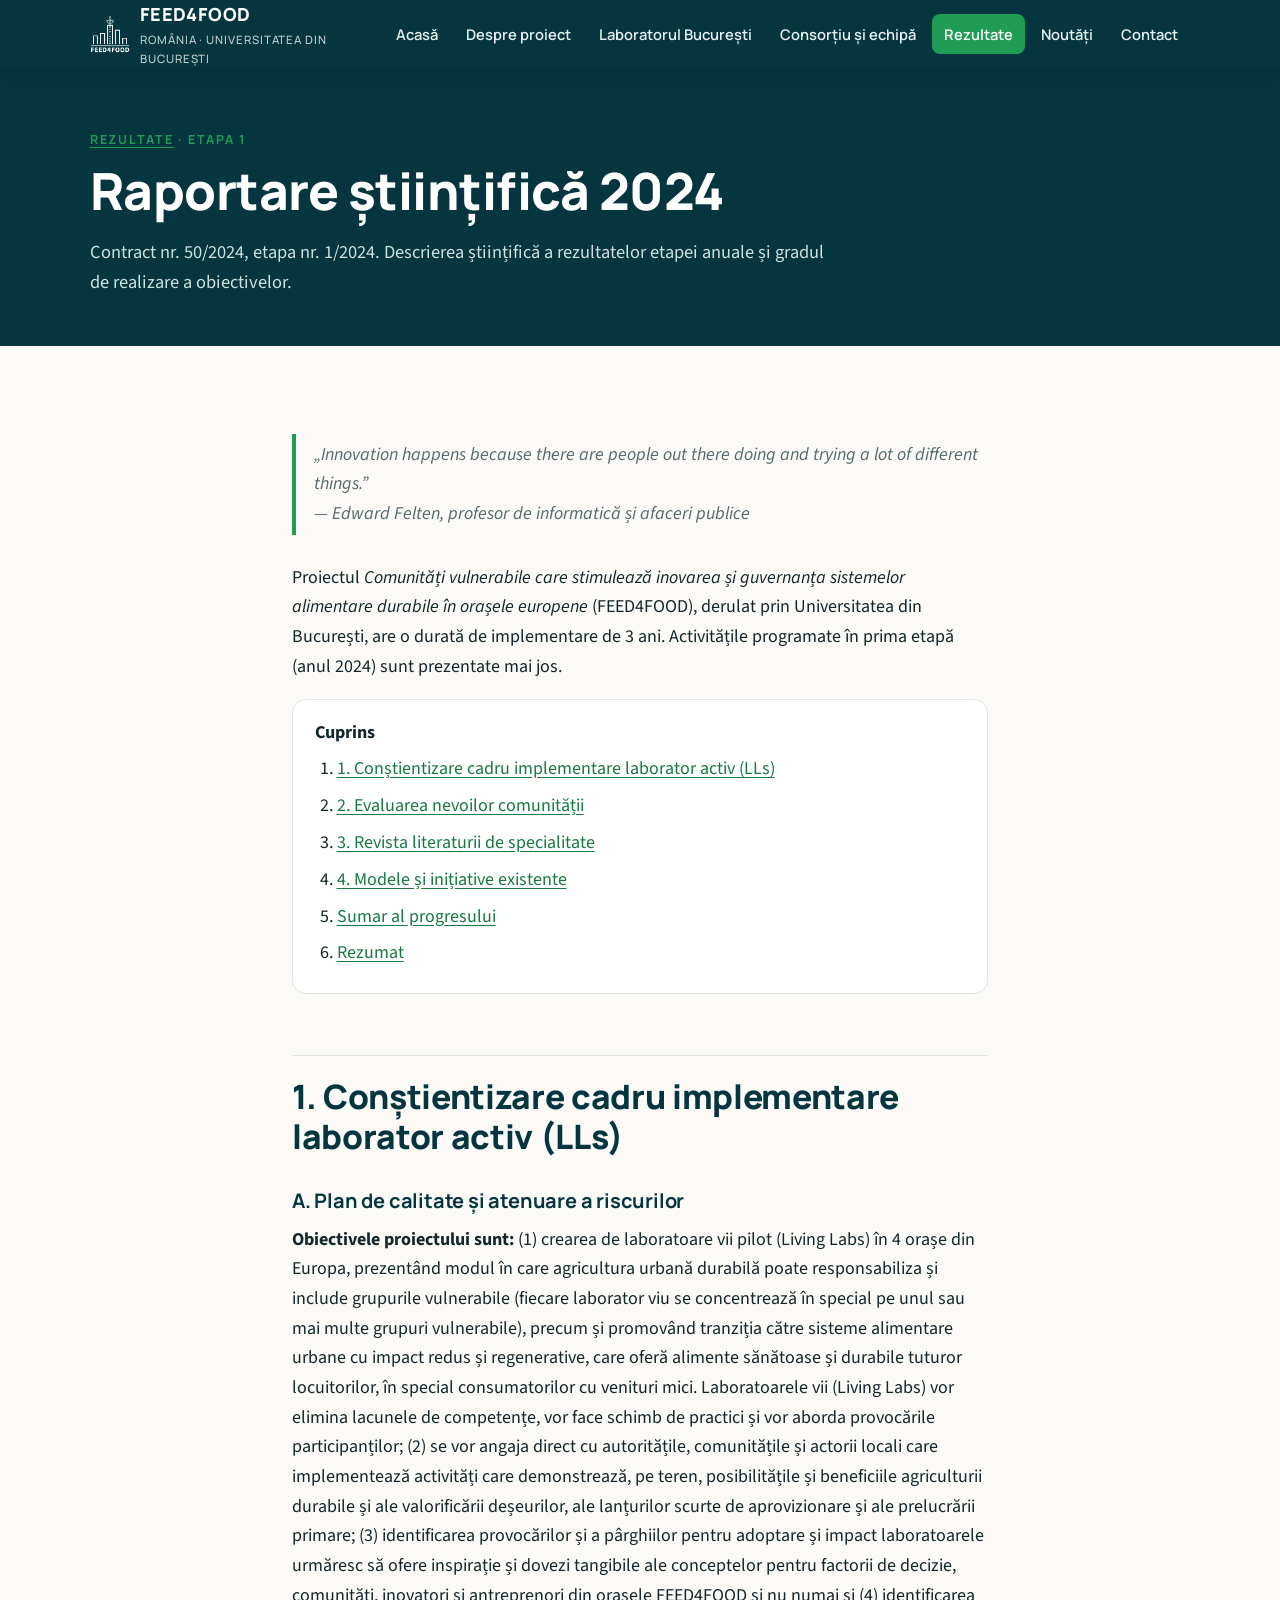
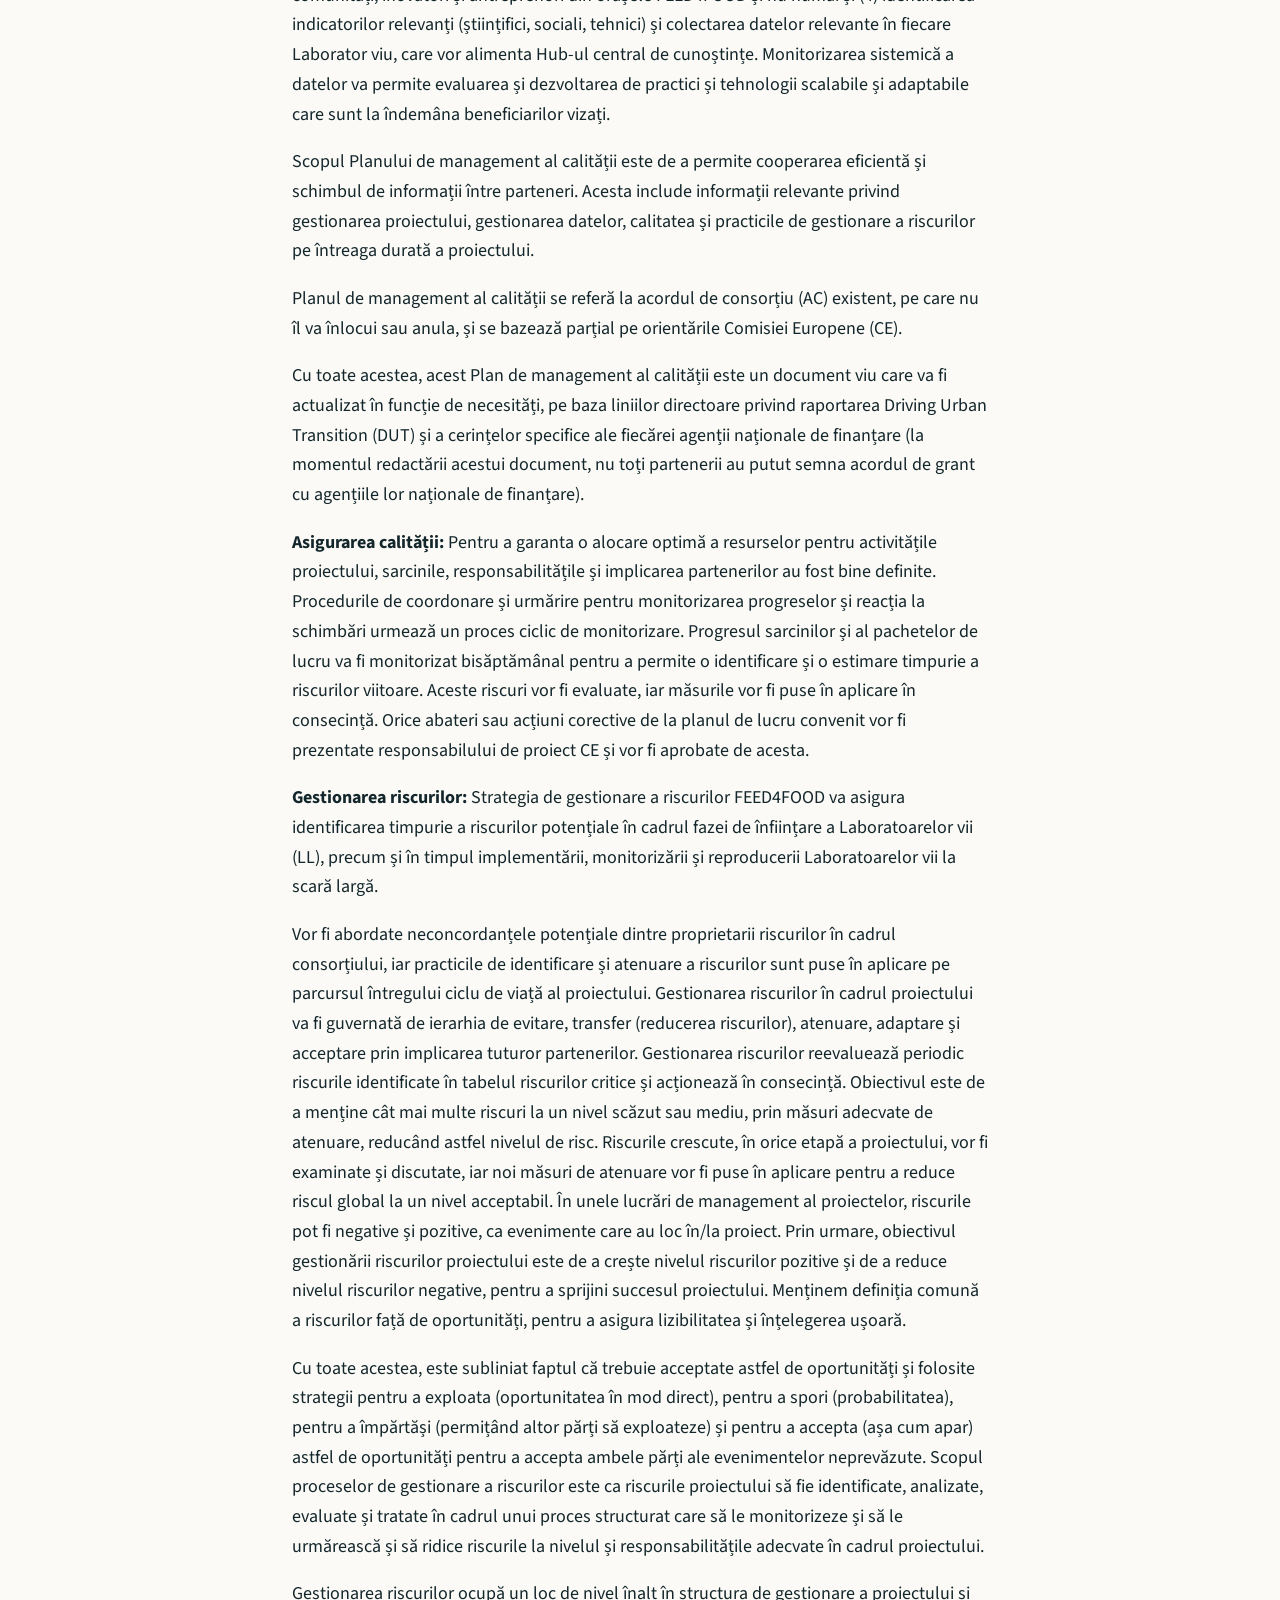
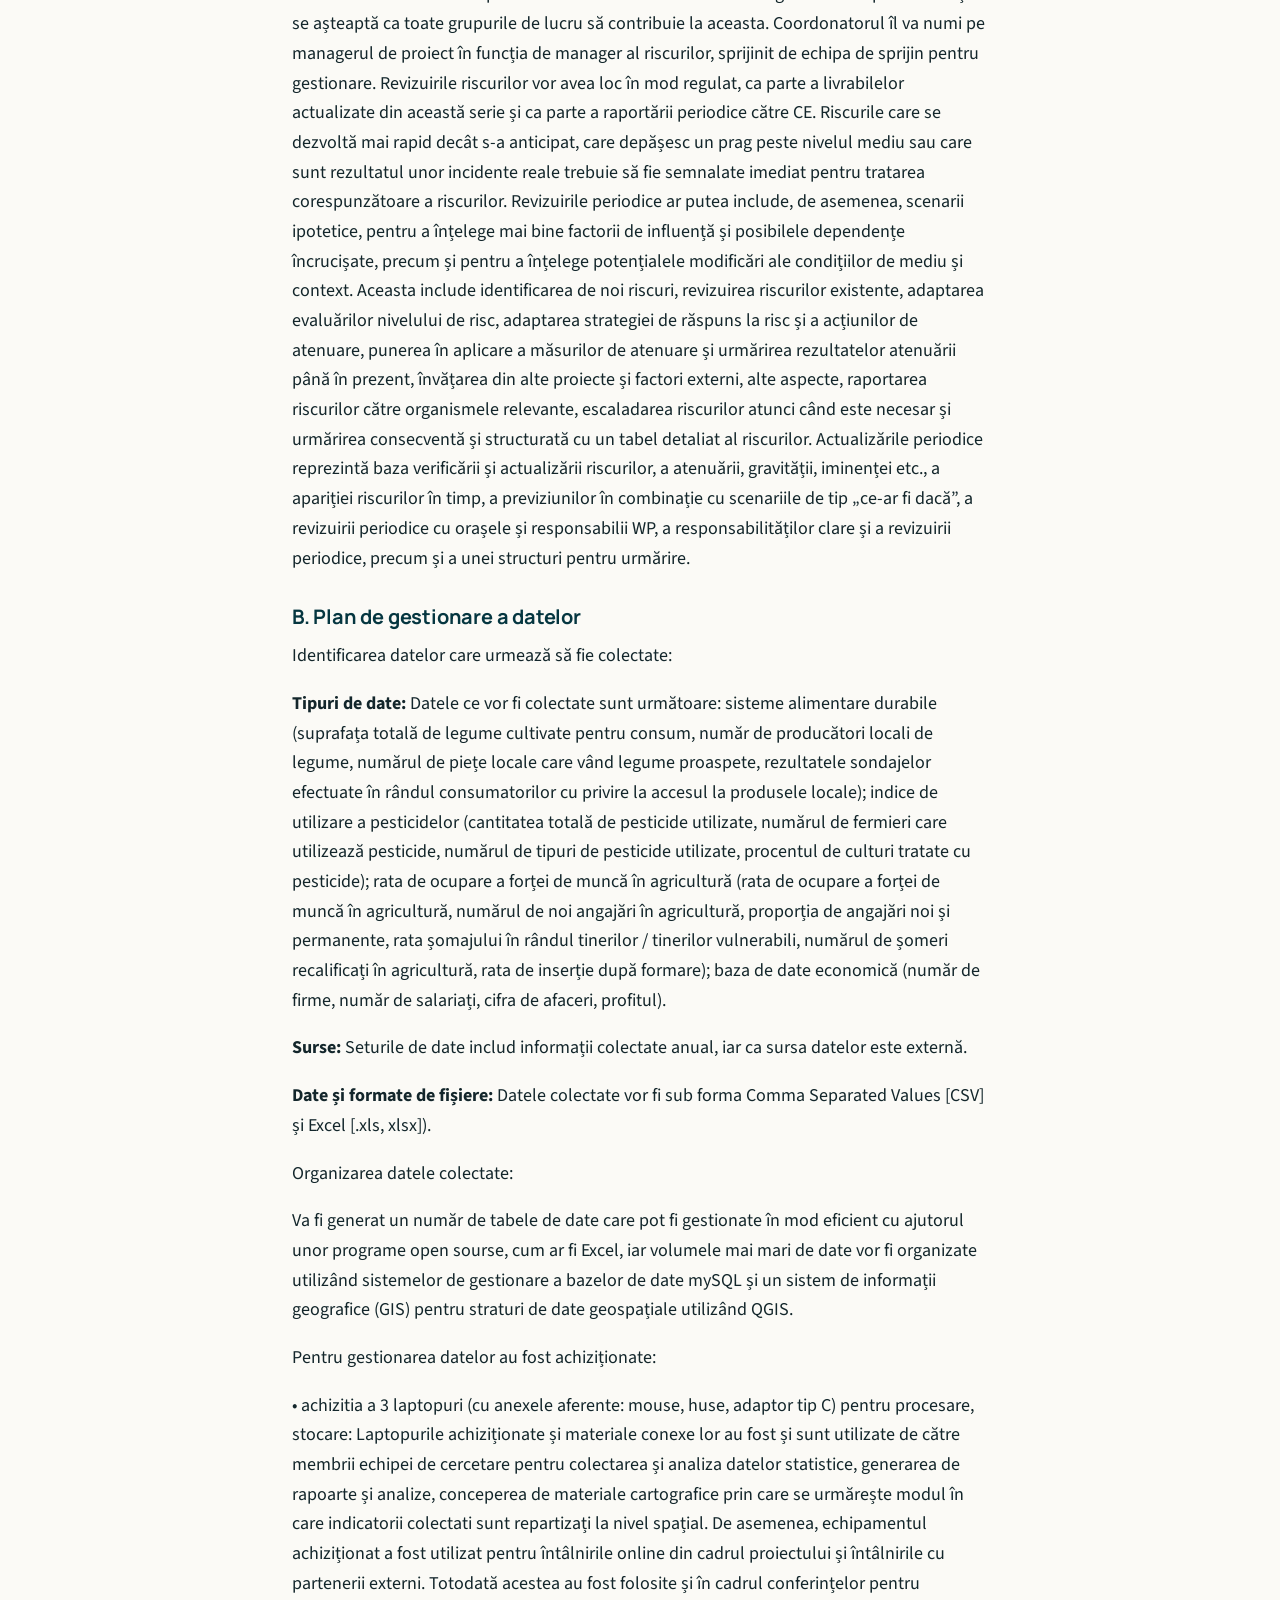
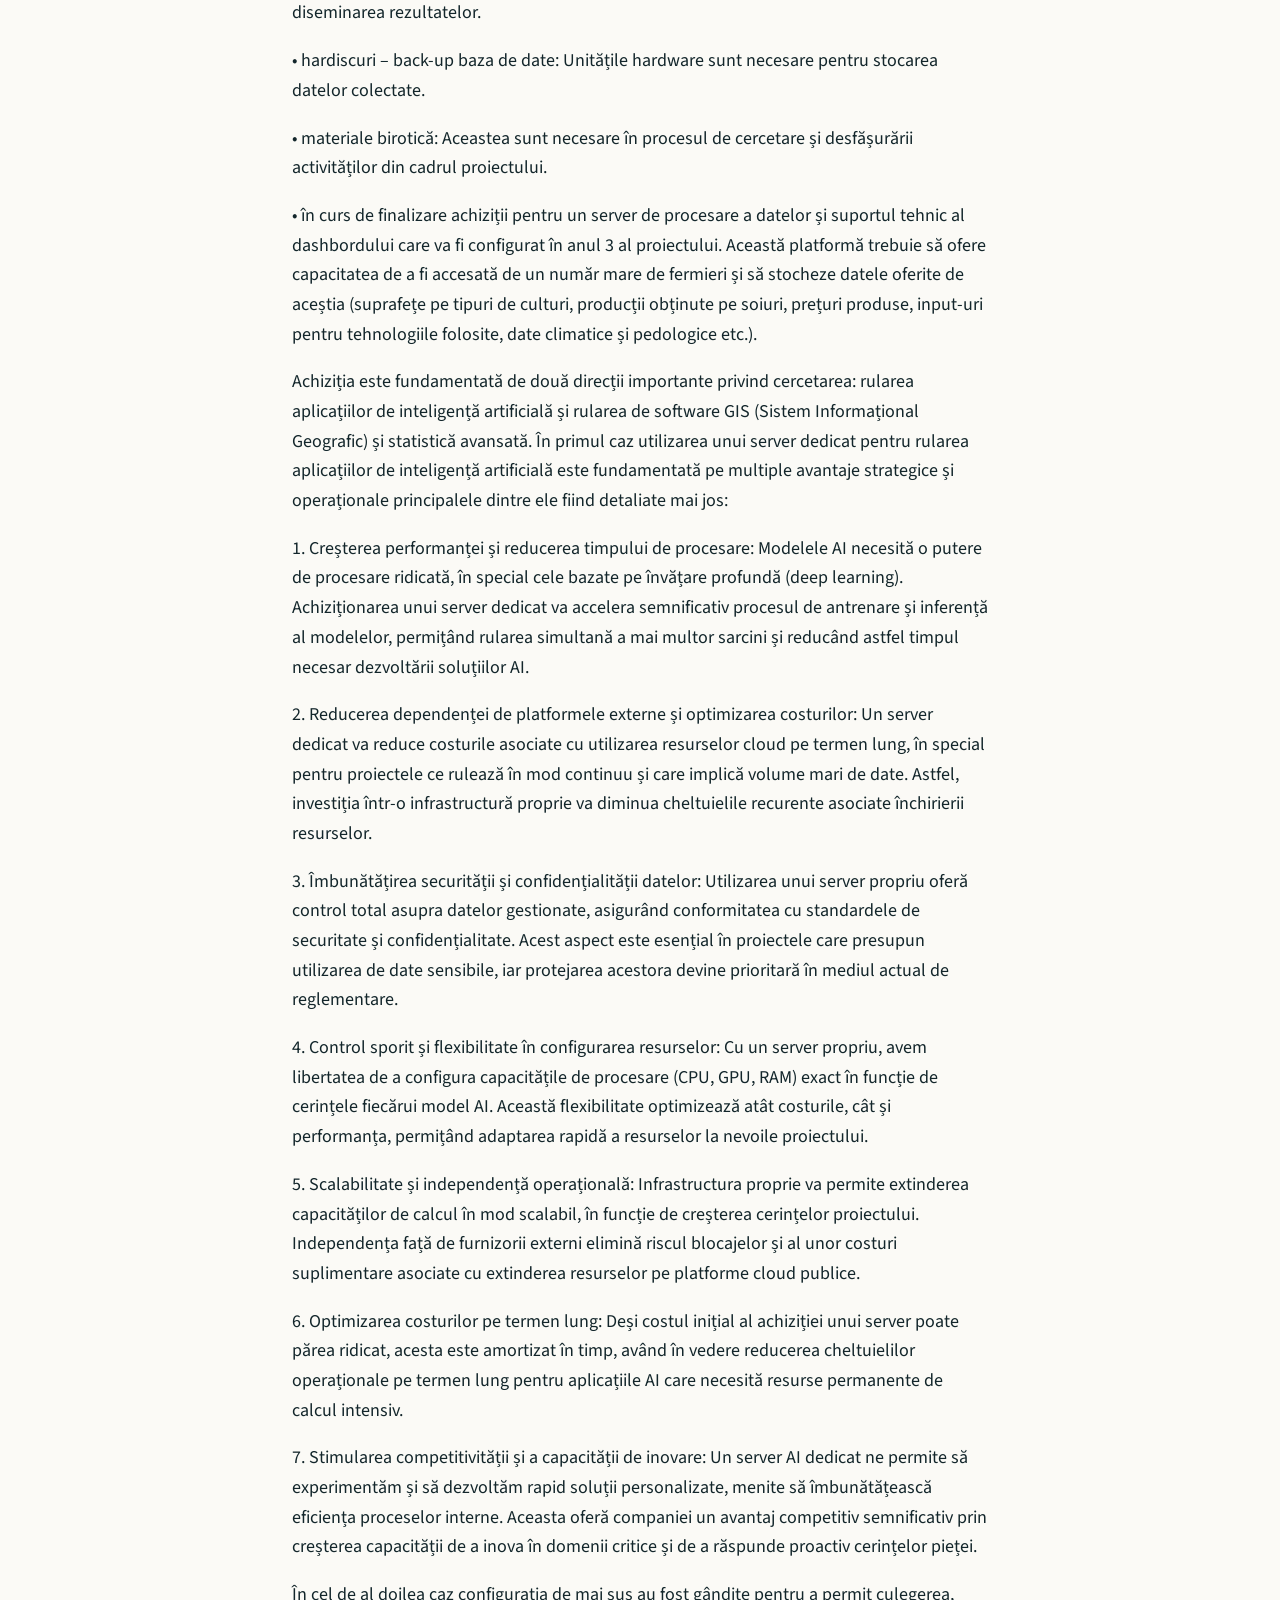
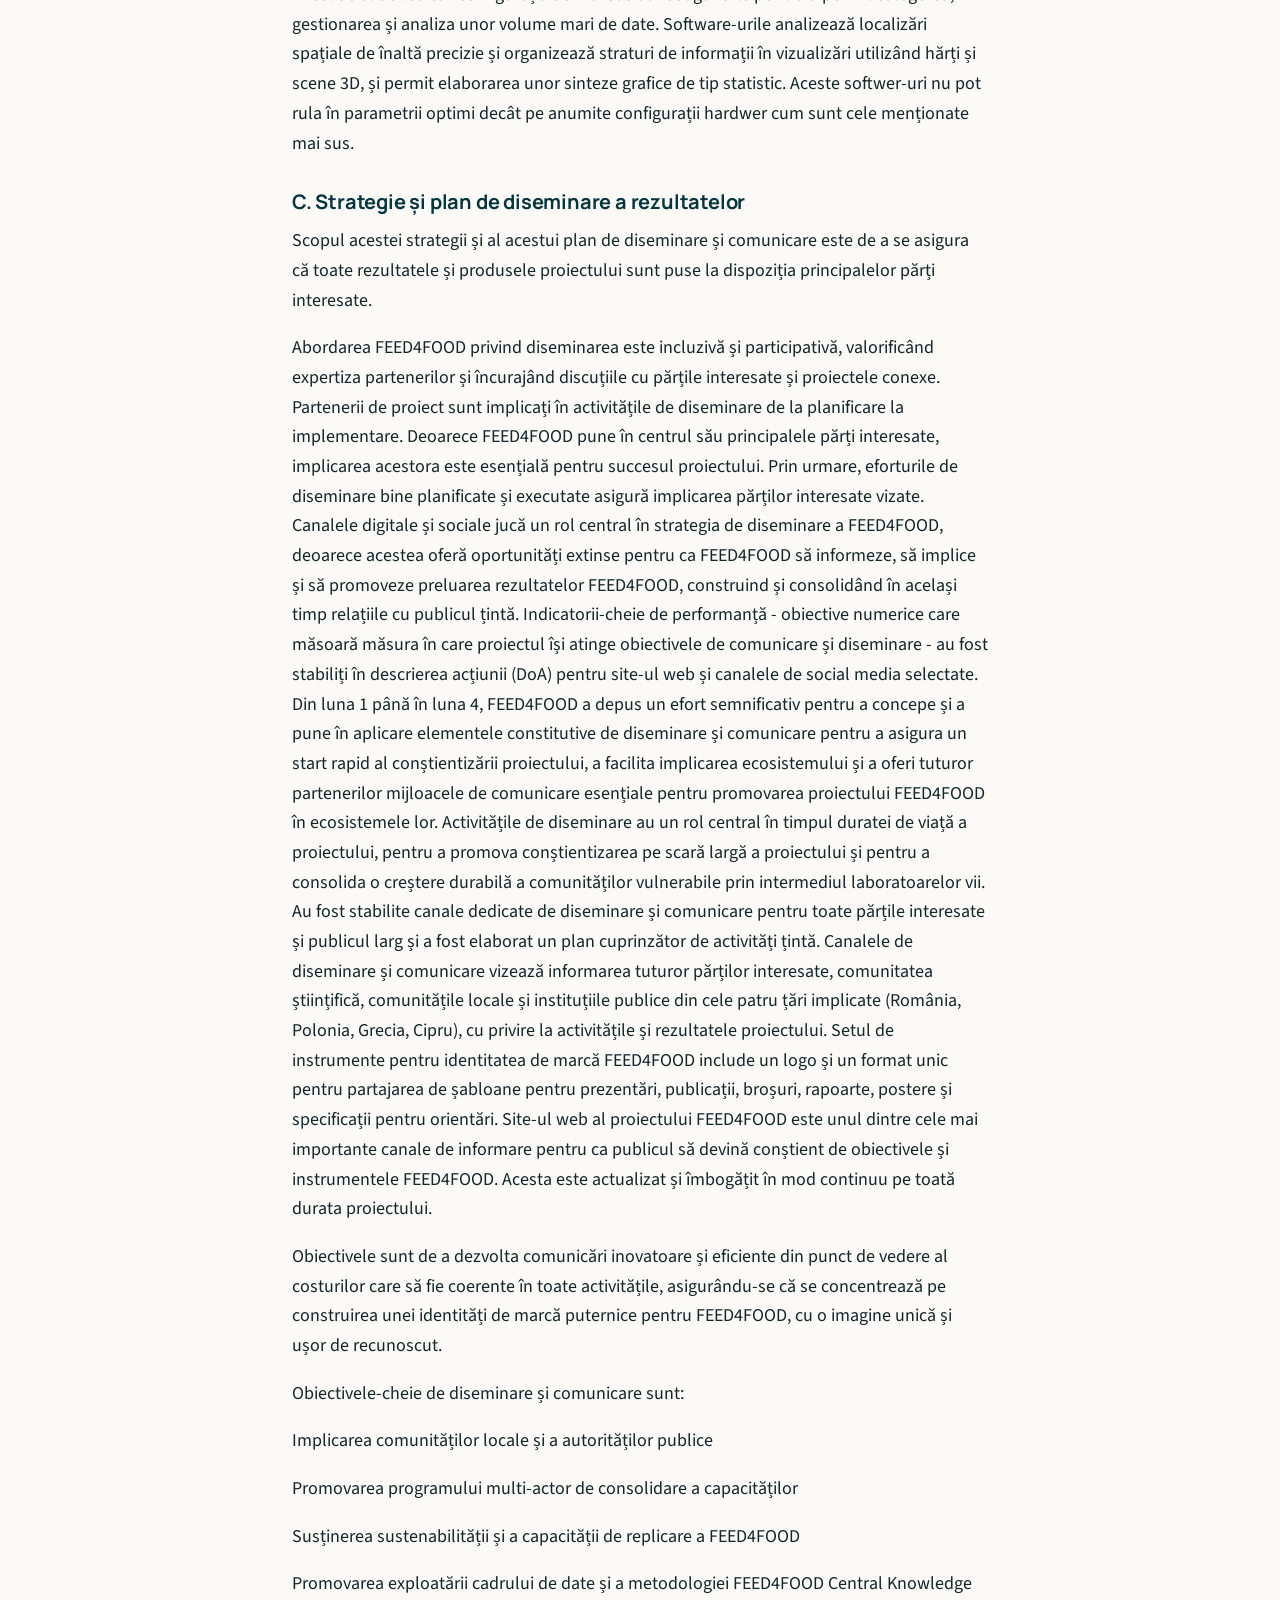
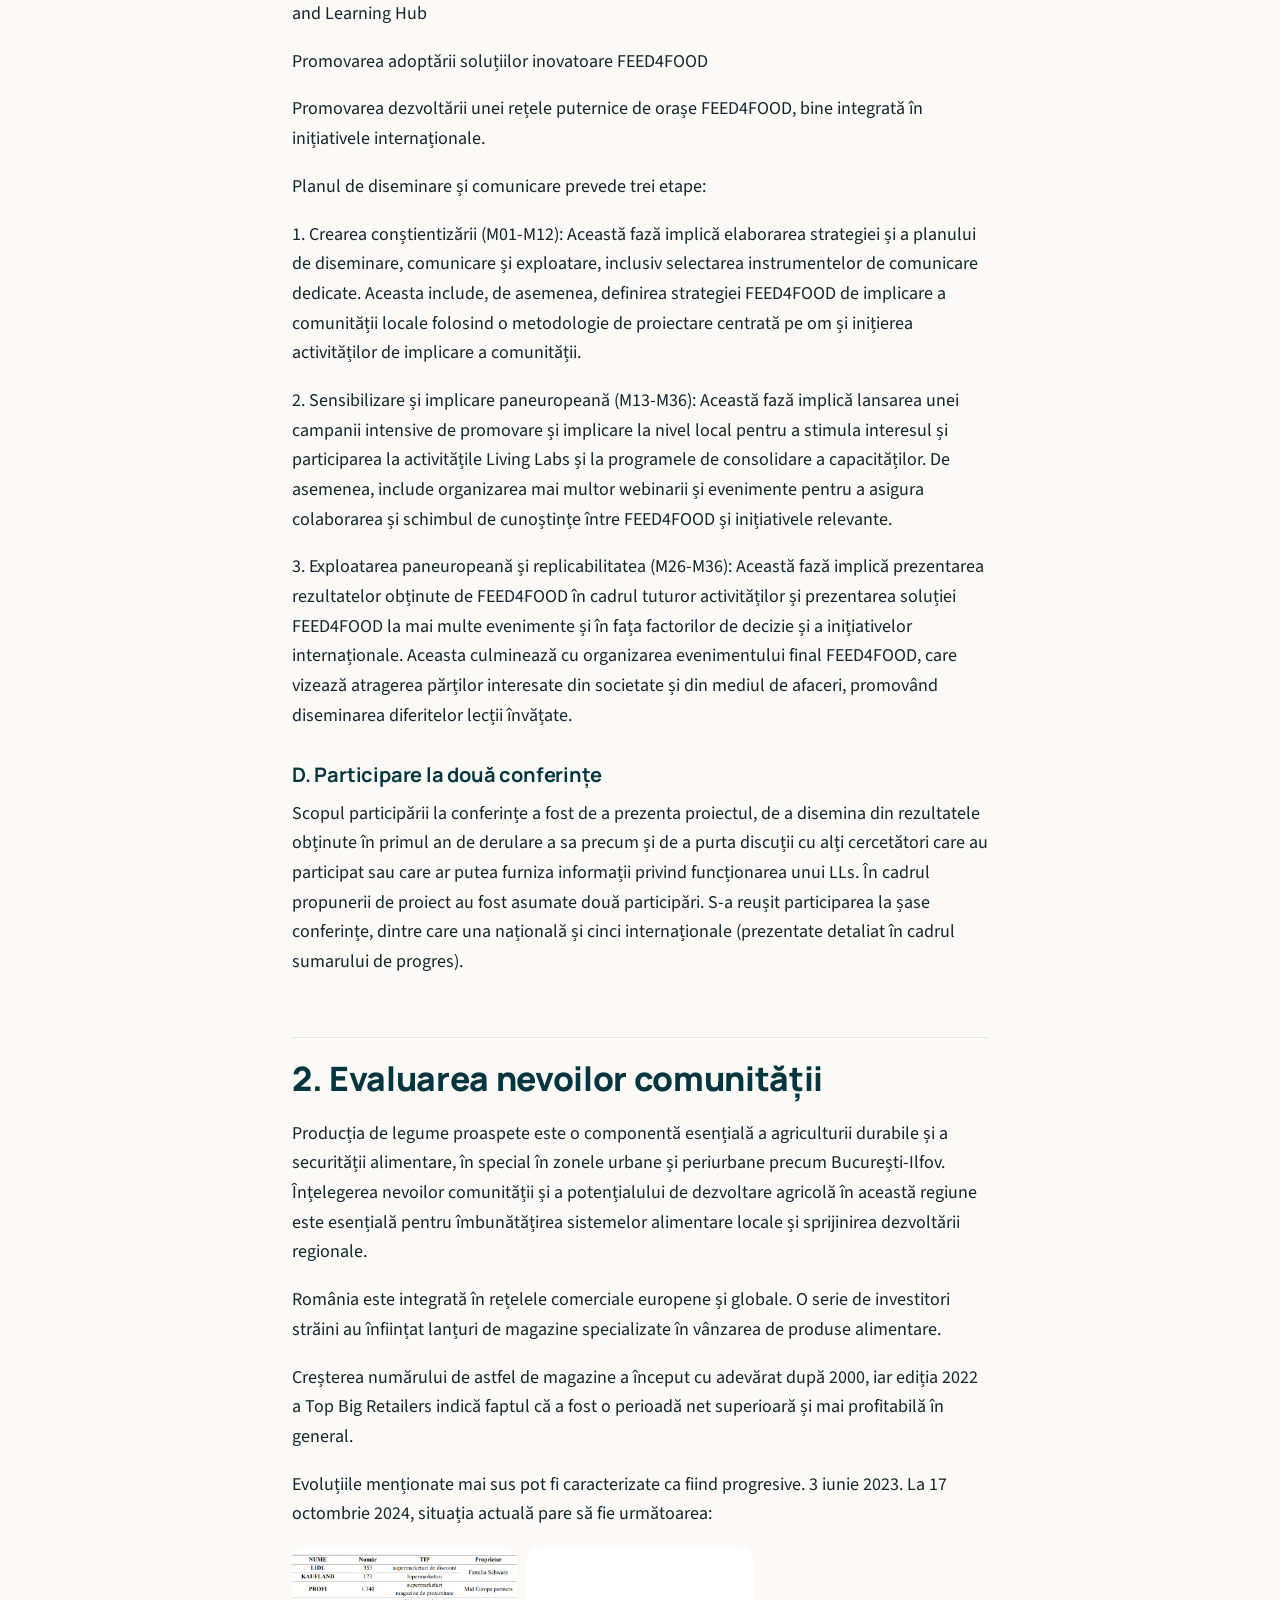
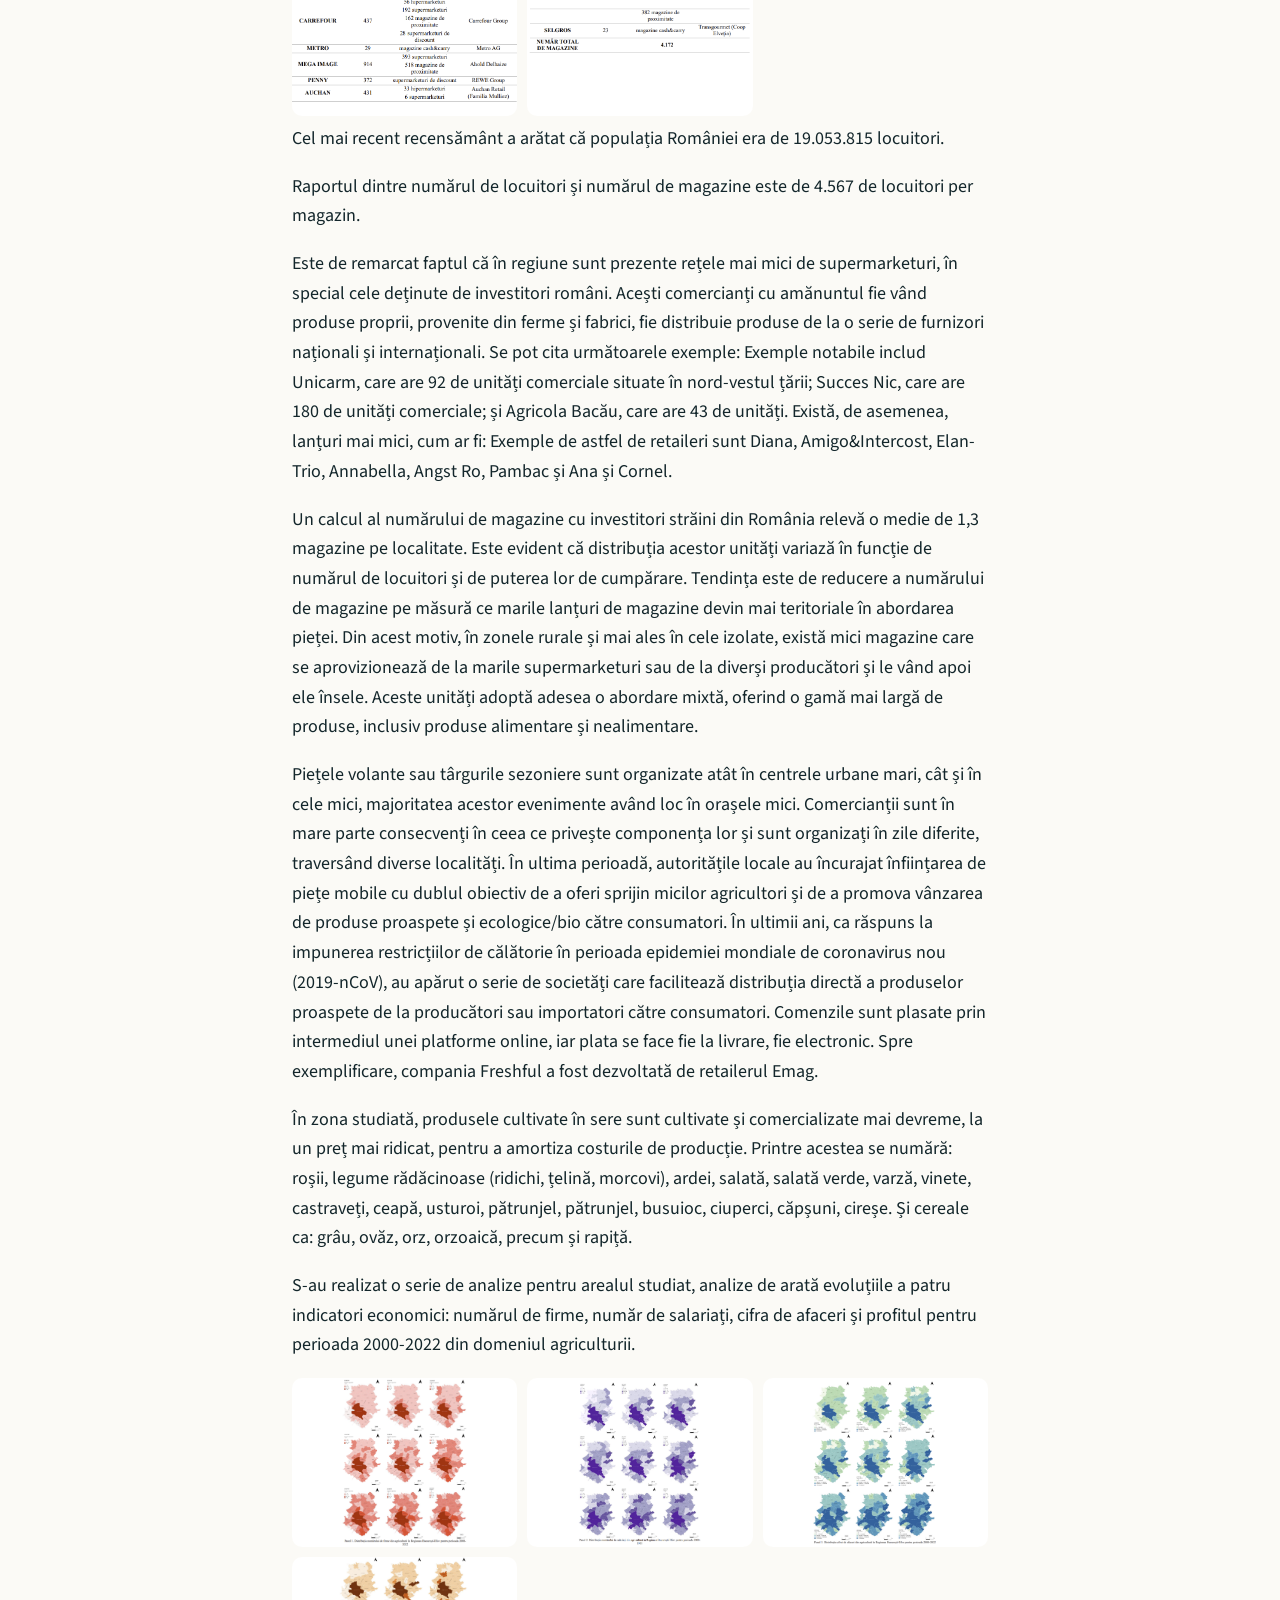
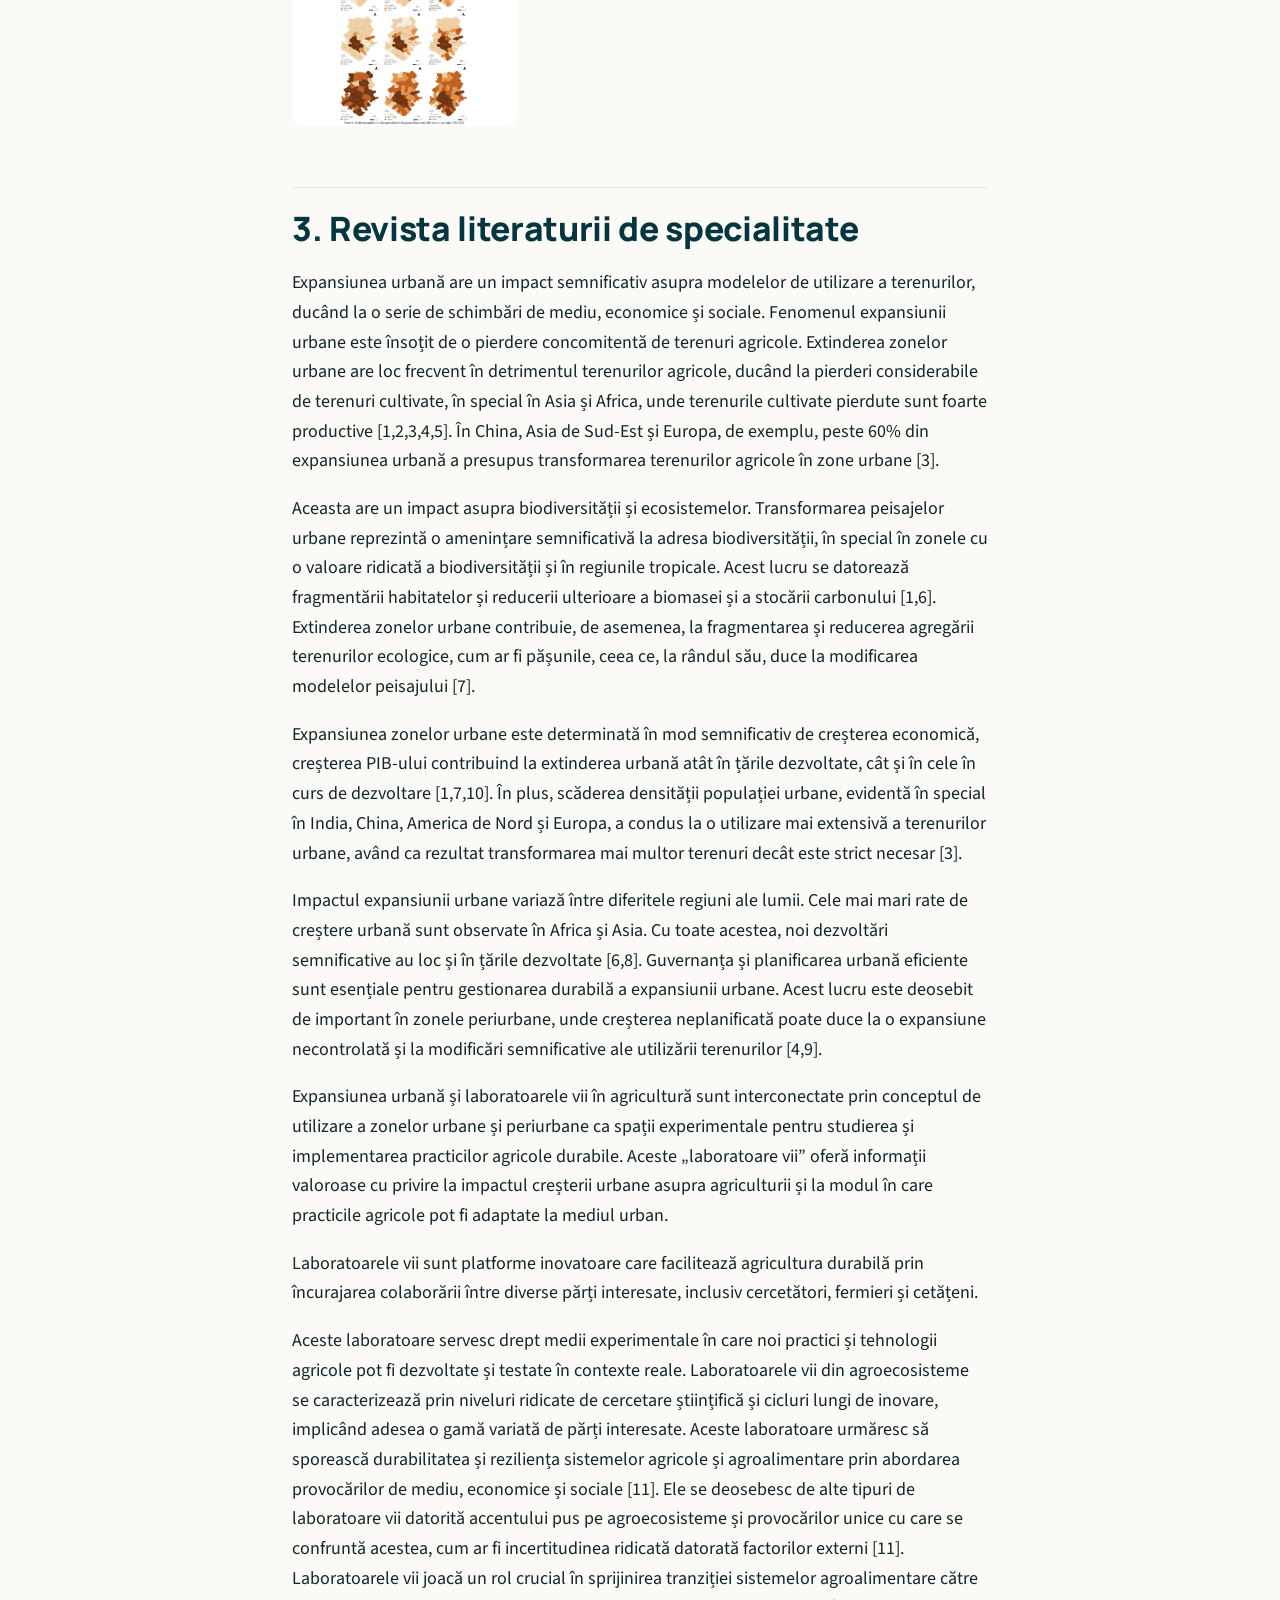
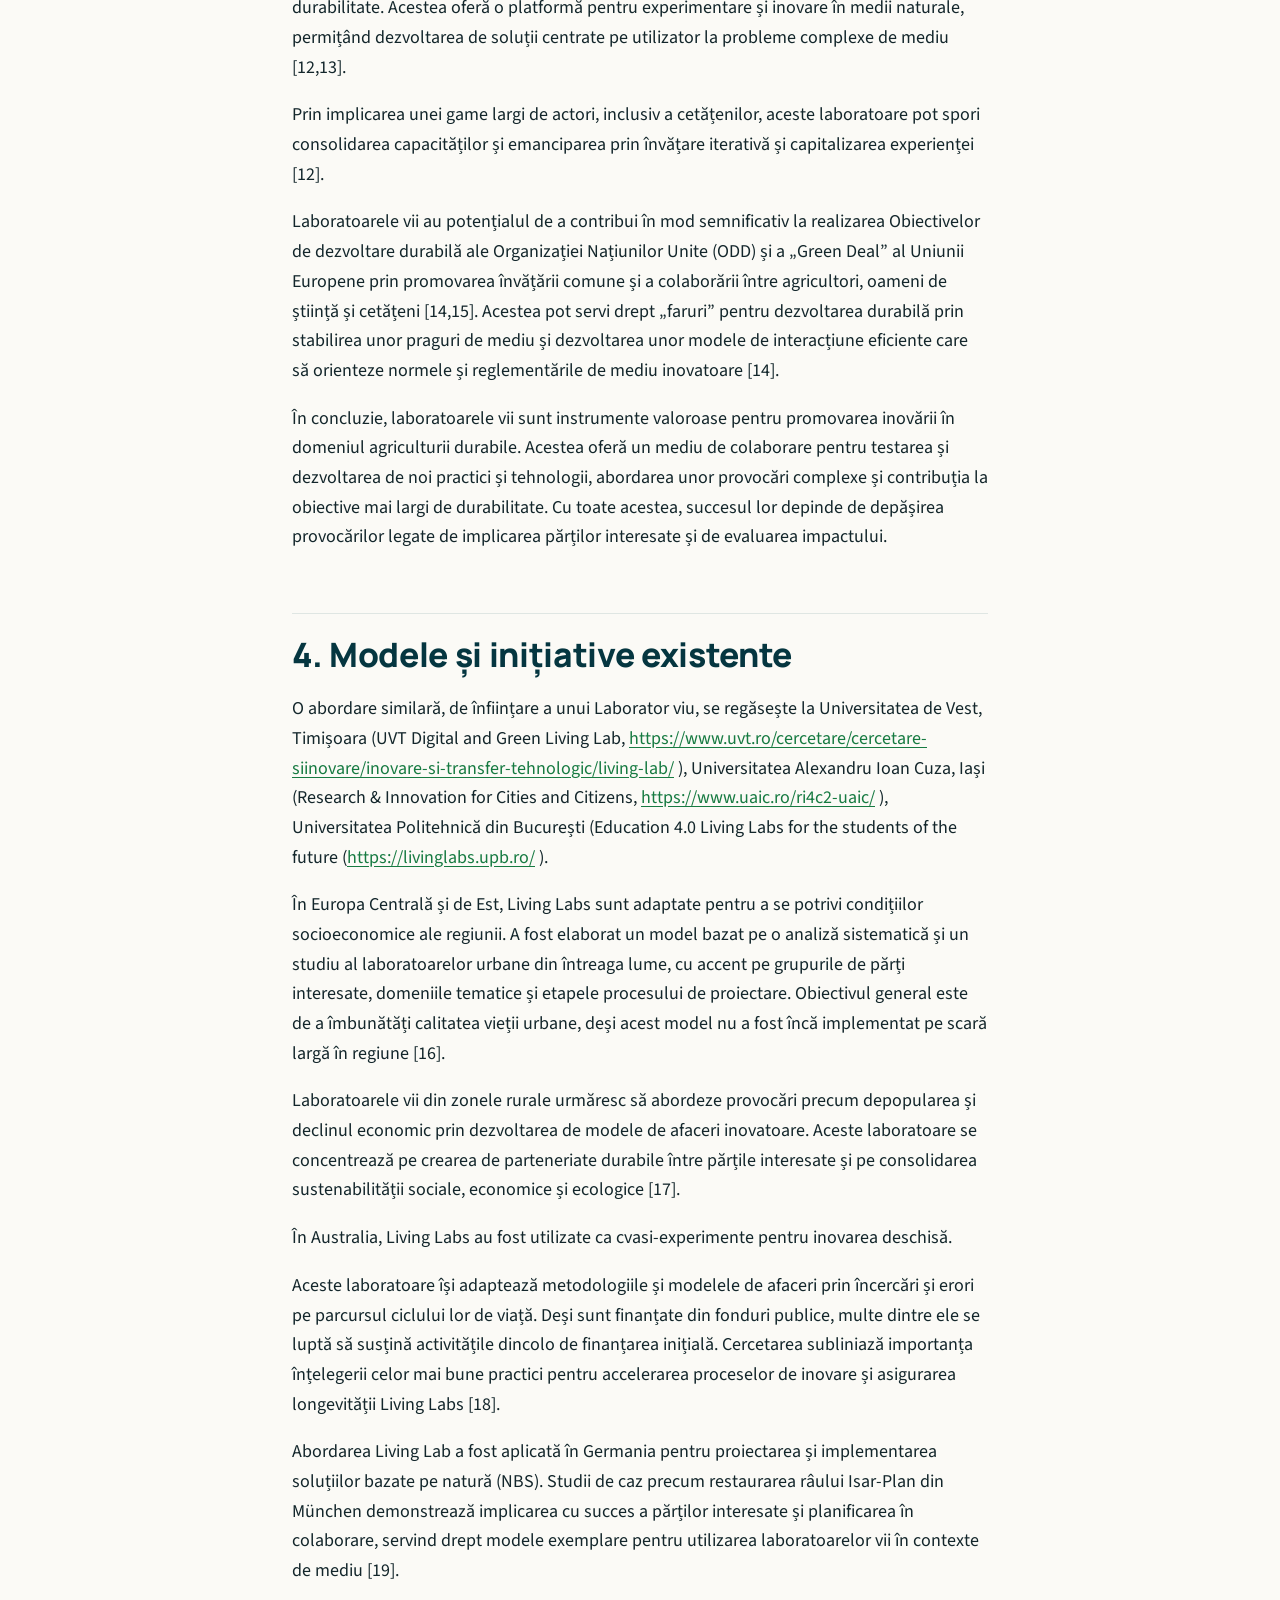
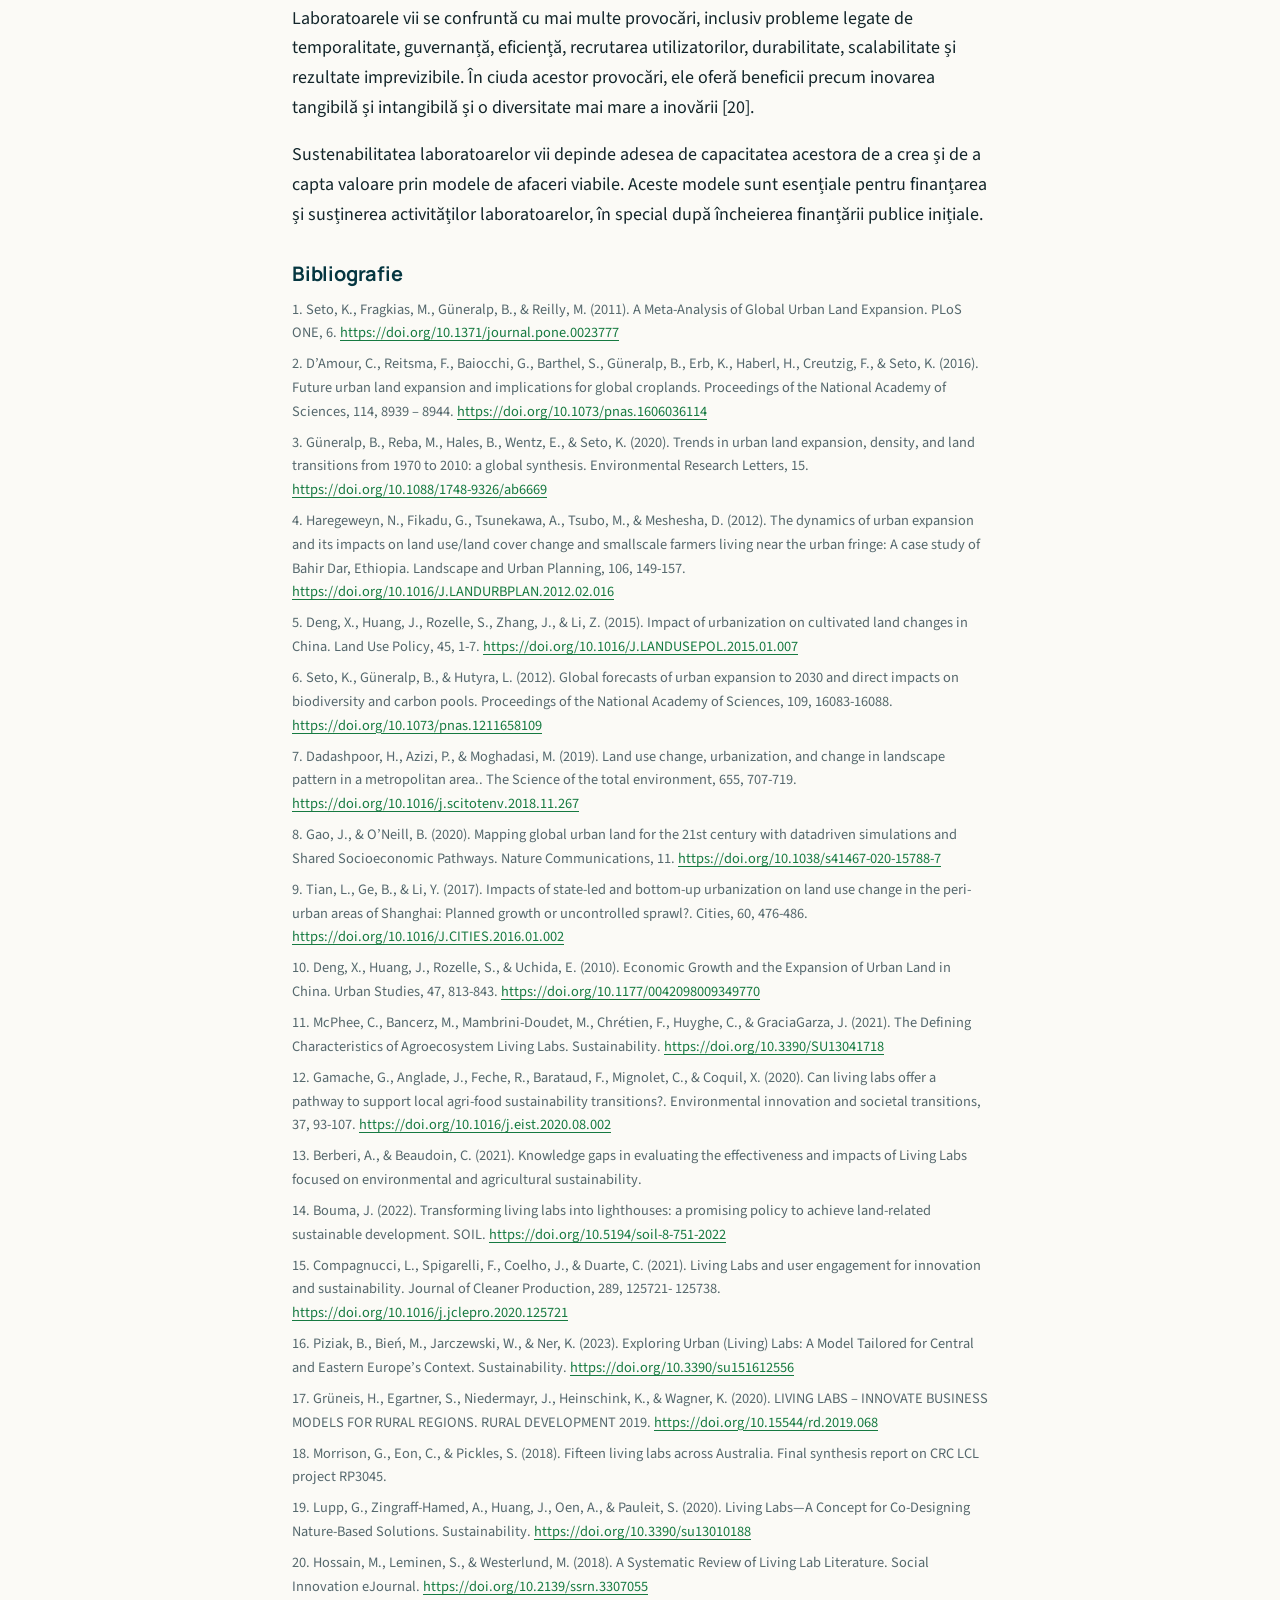
<file: raportare-2024.html>
<!doctype html>
<html lang="ro">
<head>
<meta charset="utf-8">
<meta name="viewport" content="width=device-width, initial-scale=1">
<title>Raportare științifică 2024 · FEED4FOOD România</title>
<meta name="description" content="Raportul științific al etapei 1 (2024) a proiectului FEED4FOOD România: planuri de calitate, date și diseminare, evaluarea nevoilor comunității, revista literaturii și modele existente.">
<meta property="og:title" content="Raportare științifică 2024 · FEED4FOOD România">
<meta property="og:description" content="Raportul științific al etapei 1 (2024) a proiectului FEED4FOOD România: planuri de calitate, date și diseminare, evaluarea nevoilor comunității, revista literaturii și modele existente.">
<meta property="og:image" content="img/hero.jpg">
<meta property="og:type" content="website">
<link rel="icon" href="img/favicon.png">
<link rel="preconnect" href="https://fonts.googleapis.com">
<link rel="preconnect" href="https://fonts.gstatic.com" crossorigin>
<link href="https://fonts.googleapis.com/css2?family=Manrope:wght@500;600;700;800&family=Source+Sans+3:ital,wght@0,400;0,600;1,400&display=swap" rel="stylesheet">
<link rel="stylesheet" href="assets/style.css">
</head>
<body>
<a class="skip" href="#main">Sari la conținut</a>
<header class="site-header">
  <div class="wrap">
    <a class="brand" href="index.html"><img src="img/logo-alb.png" alt=""><span>FEED4FOOD<small>România · Universitatea din București</small></span></a>
    <button class="nav-toggle" aria-expanded="false" aria-controls="nav">Meniu</button>
    <nav class="nav" id="nav" aria-label="Meniu principal">
      <a href="index.html">Acasă</a>
      <a href="despre.html">Despre proiect</a>
      <a href="laborator-bucuresti.html">Laboratorul București</a>
      <a href="consortiu.html">Consorțiu și echipă</a>
      <a href="rezultate.html" aria-current="page">Rezultate</a>
      <a href="noutati.html">Noutăți</a>
      <a href="contact.html">Contact</a>
    </nav>
  </div>
</header>
<main id="main">
<header class="page-head">
  <div class="wrap">
    <span class="eyebrow"><a href="rezultate.html" style="color:inherit">Rezultate</a> · Etapa 1</span>
    <h1>Raportare științifică 2024</h1>
    <p>Contract nr. 50/2024, etapa nr. 1/2024. Descrierea științifică a rezultatelor etapei anuale și gradul de realizare a obiectivelor.</p>
  </div>
</header>
<section>
  <div class="wrap report prose">
    <blockquote class="motto">„Innovation happens because there are people out there doing and trying a lot of different things.”<br>— Edward Felten, profesor de informatică și afaceri publice</blockquote>
    <p>Proiectul <em>Comunități vulnerabile care stimulează inovarea și guvernanța sistemelor alimentare durabile în orașele europene</em> (FEED4FOOD), derulat prin Universitatea din București, are o durată de implementare de 3 ani. Activitățile programate în prima etapă (anul 2024) sunt prezentate mai jos.</p>
<div class="toc"><strong>Cuprins</strong><ol><li><a href="#s1">1. Conștientizare cadru implementare laborator activ (LLs)</a></li><li><a href="#s2">2. Evaluarea nevoilor comunității</a></li><li><a href="#s3">3. Revista literaturii de specialitate</a></li><li><a href="#s4">4. Modele și inițiative existente</a></li><li><a href="#sumar">Sumar al progresului</a></li><li><a href="#rezumat">Rezumat</a></li></ol></div>
<h2 id="s1">1. Conștientizare cadru implementare laborator activ (LLs)</h2>
<h3>A. Plan de calitate și atenuare a riscurilor</h3>
<p><strong>Obiectivele proiectului sunt:</strong> (1) crearea de laboratoare vii pilot (Living Labs) în 4 orașe din Europa, prezentând modul în care agricultura urbană durabilă poate responsabiliza și include grupurile vulnerabile (fiecare laborator viu se concentrează în special pe unul sau mai multe grupuri vulnerabile), precum și promovând tranziția către sisteme alimentare urbane cu impact redus și regenerative, care oferă alimente sănătoase și durabile tuturor locuitorilor, în special consumatorilor cu venituri mici. Laboratoarele vii (Living Labs) vor elimina lacunele de competențe, vor face schimb de practici și vor aborda provocările participanților; (2) se vor angaja direct cu autoritățile, comunitățile și actorii locali care implementează activități care demonstrează, pe teren, posibilitățile și beneficiile agriculturii durabile și ale valorificării deșeurilor, ale lanțurilor scurte de aprovizionare și ale prelucrării primare; (3) identificarea provocărilor și a pârghiilor pentru adoptare și impact laboratoarele urmăresc să ofere inspirație și dovezi tangibile ale conceptelor pentru factorii de decizie, comunități, inovatori și antreprenori din orașele FEED4FOOD și nu numai și (4) identificarea indicatorilor relevanți (științifici, sociali, tehnici) și colectarea datelor relevante în fiecare Laborator viu, care vor alimenta Hub-ul central de cunoștințe. Monitorizarea sistemică a datelor va permite evaluarea și dezvoltarea de practici și tehnologii scalabile și adaptabile care sunt la îndemâna beneficiarilor vizați.</p>
<p>Scopul Planului de management al calității este de a permite cooperarea eficientă și schimbul de informații între parteneri. Acesta include informații relevante privind gestionarea proiectului, gestionarea datelor, calitatea și practicile de gestionare a riscurilor pe întreaga durată a proiectului.</p>
<p>Planul de management al calității se referă la acordul de consorțiu (AC) existent, pe care nu îl va înlocui sau anula, și se bazează parțial pe orientările Comisiei Europene (CE).</p>
<p>Cu toate acestea, acest Plan de management al calității este un document viu care va fi actualizat în funcție de necesități, pe baza liniilor directoare privind raportarea Driving Urban Transition (DUT) și a cerințelor specifice ale fiecărei agenții naționale de finanțare (la momentul redactării acestui document, nu toți partenerii au putut semna acordul de grant cu agențiile lor naționale de finanțare).</p>
<p><strong>Asigurarea calității:</strong> Pentru a garanta o alocare optimă a resurselor pentru activitățile proiectului, sarcinile, responsabilitățile și implicarea partenerilor au fost bine definite. Procedurile de coordonare și urmărire pentru monitorizarea progreselor și reacția la schimbări urmează un proces ciclic de monitorizare. Progresul sarcinilor și al pachetelor de lucru va fi monitorizat bisăptămânal pentru a permite o identificare și o estimare timpurie a riscurilor viitoare. Aceste riscuri vor fi evaluate, iar măsurile vor fi puse în aplicare în consecință. Orice abateri sau acțiuni corective de la planul de lucru convenit vor fi prezentate responsabilului de proiect CE și vor fi aprobate de acesta.</p>
<p><strong>Gestionarea riscurilor:</strong> Strategia de gestionare a riscurilor FEED4FOOD va asigura identificarea timpurie a riscurilor potențiale în cadrul fazei de înființare a Laboratoarelor vii (LL), precum și în timpul implementării, monitorizării și reproducerii Laboratoarelor vii la scară largă.</p>
<p>Vor fi abordate neconcordanțele potențiale dintre proprietarii riscurilor în cadrul consorțiului, iar practicile de identificare și atenuare a riscurilor sunt puse în aplicare pe parcursul întregului ciclu de viață al proiectului. Gestionarea riscurilor în cadrul proiectului va fi guvernată de ierarhia de evitare, transfer (reducerea riscurilor), atenuare, adaptare și acceptare prin implicarea tuturor partenerilor. Gestionarea riscurilor reevaluează periodic riscurile identificate în tabelul riscurilor critice și acționează în consecință. Obiectivul este de a menține cât mai multe riscuri la un nivel scăzut sau mediu, prin măsuri adecvate de atenuare, reducând astfel nivelul de risc. Riscurile crescute, în orice etapă a proiectului, vor fi examinate și discutate, iar noi măsuri de atenuare vor fi puse în aplicare pentru a reduce riscul global la un nivel acceptabil. În unele lucrări de management al proiectelor, riscurile pot fi negative și pozitive, ca evenimente care au loc în/la proiect. Prin urmare, obiectivul gestionării riscurilor proiectului este de a crește nivelul riscurilor pozitive și de a reduce nivelul riscurilor negative, pentru a sprijini succesul proiectului. Menținem definiția comună a riscurilor față de oportunități, pentru a asigura lizibilitatea și înțelegerea ușoară.</p>
<p>Cu toate acestea, este subliniat faptul că trebuie acceptate astfel de oportunități și folosite strategii pentru a exploata (oportunitatea în mod direct), pentru a spori (probabilitatea), pentru a împărtăși (permițând altor părți să exploateze) și pentru a accepta (așa cum apar) astfel de oportunități pentru a accepta ambele părți ale evenimentelor neprevăzute. Scopul proceselor de gestionare a riscurilor este ca riscurile proiectului să fie identificate, analizate, evaluate și tratate în cadrul unui proces structurat care să le monitorizeze și să le urmărească și să ridice riscurile la nivelul și responsabilitățile adecvate în cadrul proiectului.</p>
<p>Gestionarea riscurilor ocupă un loc de nivel înalt în structura de gestionare a proiectului și se așteaptă ca toate grupurile de lucru să contribuie la aceasta. Coordonatorul îl va numi pe managerul de proiect în funcția de manager al riscurilor, sprijinit de echipa de sprijin pentru gestionare. Revizuirile riscurilor vor avea loc în mod regulat, ca parte a livrabilelor actualizate din această serie și ca parte a raportării periodice către CE. Riscurile care se dezvoltă mai rapid decât s-a anticipat, care depășesc un prag peste nivelul mediu sau care sunt rezultatul unor incidente reale trebuie să fie semnalate imediat pentru tratarea corespunzătoare a riscurilor. Revizuirile periodice ar putea include, de asemenea, scenarii ipotetice, pentru a înțelege mai bine factorii de influență și posibilele dependențe încrucișate, precum și pentru a înțelege potențialele modificări ale condițiilor de mediu și context. Aceasta include identificarea de noi riscuri, revizuirea riscurilor existente, adaptarea evaluărilor nivelului de risc, adaptarea strategiei de răspuns la risc și a acțiunilor de atenuare, punerea în aplicare a măsurilor de atenuare și urmărirea rezultatelor atenuării până în prezent, învățarea din alte proiecte și factori externi, alte aspecte, raportarea riscurilor către organismele relevante, escaladarea riscurilor atunci când este necesar și urmărirea consecventă și structurată cu un tabel detaliat al riscurilor. Actualizările periodice reprezintă baza verificării și actualizării riscurilor, a atenuării, gravității, iminenței etc., a apariției riscurilor în timp, a previziunilor în combinație cu scenariile de tip „ce-ar fi dacă”, a revizuirii periodice cu orașele și responsabilii WP, a responsabilităților clare și a revizuirii periodice, precum și a unei structuri pentru urmărire.</p>
<h3>B. Plan de gestionare a datelor</h3>
<p>Identificarea datelor care urmează să fie colectate:</p>
<p><strong>Tipuri de date:</strong> Datele ce vor fi colectate sunt următoare: sisteme alimentare durabile (suprafața totală de legume cultivate pentru consum, număr de producători locali de legume, numărul de piețe locale care vând legume proaspete, rezultatele sondajelor efectuate în rândul consumatorilor cu privire la accesul la produsele locale); indice de utilizare a pesticidelor (cantitatea totală de pesticide utilizate, numărul de fermieri care utilizează pesticide, numărul de tipuri de pesticide utilizate, procentul de culturi tratate cu pesticide); rata de ocupare a forței de muncă în agricultură (rata de ocupare a forței de muncă în agricultură, numărul de noi angajări în agricultură, proporția de angajări noi și permanente, rata șomajului în rândul tinerilor / tinerilor vulnerabili, numărul de șomeri recalificați în agricultură, rata de inserție după formare); baza de date economică (număr de firme, număr de salariați, cifra de afaceri, profitul).</p>
<p><strong>Surse:</strong> Seturile de date includ informații colectate anual, iar ca sursa datelor este externă.</p>
<p><strong>Date și formate de fișiere:</strong> Datele colectate vor fi sub forma Comma Separated Values [CSV] și Excel [.xls, xlsx]).</p>
<p>Organizarea datele colectate:</p>
<p>Va fi generat un număr de tabele de date care pot fi gestionate în mod eficient cu ajutorul unor programe open sourse, cum ar fi Excel, iar volumele mai mari de date vor fi organizate utilizând sistemelor de gestionare a bazelor de date mySQL și un sistem de informații geografice (GIS) pentru straturi de date geospațiale utilizând QGIS.</p>
<p>Pentru gestionarea datelor au fost achiziționate:</p>
<p>• achizitia a 3 laptopuri (cu anexele aferente: mouse, huse, adaptor tip C) pentru procesare, stocare: Laptopurile achiziționate și materiale conexe lor au fost și sunt utilizate de către membrii echipei de cercetare pentru colectarea și analiza datelor statistice, generarea de rapoarte și analize, conceperea de materiale cartografice prin care se urmărește modul în care indicatorii colectati sunt repartizați la nivel spațial. De asemenea, echipamentul achiziționat a fost utilizat pentru întâlnirile online din cadrul proiectului și întâlnirile cu partenerii externi. Totodată acestea au fost folosite și în cadrul conferințelor pentru diseminarea rezultatelor.</p>
<p>• hardiscuri – back-up baza de date: Unitățile hardware sunt necesare pentru stocarea datelor colectate.</p>
<p>• materiale birotică: Aceastea sunt necesare în procesul de cercetare și desfășurării activităților din cadrul proiectului.</p>
<p>• în curs de finalizare achiziții pentru un server de procesare a datelor și suportul tehnic al dashbordului care va fi configurat în anul 3 al proiectului. Această platformă trebuie să ofere capacitatea de a fi accesată de un număr mare de fermieri și să stocheze datele oferite de aceștia (suprafețe pe tipuri de culturi, producții obținute pe soiuri, prețuri produse, input-uri pentru tehnologiile folosite, date climatice și pedologice etc.).</p>
<p>Achiziția este fundamentată de două direcții importante privind cercetarea: rularea aplicațiilor de inteligență artificială și rularea de software GIS (Sistem Informațional Geografic) și statistică avansată. În primul caz utilizarea unui server dedicat pentru rularea aplicațiilor de inteligență artificială este fundamentată pe multiple avantaje strategice și operaționale principalele dintre ele fiind detaliate mai jos:</p>
<p>1. Creșterea performanței și reducerea timpului de procesare: Modelele AI necesită o putere de procesare ridicată, în special cele bazate pe învățare profundă (deep learning). Achiziționarea unui server dedicat va accelera semnificativ procesul de antrenare și inferență al modelelor, permițând rularea simultană a mai multor sarcini și reducând astfel timpul necesar dezvoltării soluțiilor AI.</p>
<p>2. Reducerea dependenței de platformele externe și optimizarea costurilor: Un server dedicat va reduce costurile asociate cu utilizarea resurselor cloud pe termen lung, în special pentru proiectele ce rulează în mod continuu și care implică volume mari de date. Astfel, investiția într-o infrastructură proprie va diminua cheltuielile recurente asociate închirierii resurselor.</p>
<p>3. Îmbunătățirea securității și confidențialității datelor: Utilizarea unui server propriu oferă control total asupra datelor gestionate, asigurând conformitatea cu standardele de securitate și confidențialitate. Acest aspect este esențial în proiectele care presupun utilizarea de date sensibile, iar protejarea acestora devine prioritară în mediul actual de reglementare.</p>
<p>4. Control sporit și flexibilitate în configurarea resurselor: Cu un server propriu, avem libertatea de a configura capacitățile de procesare (CPU, GPU, RAM) exact în funcție de cerințele fiecărui model AI. Această flexibilitate optimizează atât costurile, cât și performanța, permițând adaptarea rapidă a resurselor la nevoile proiectului.</p>
<p>5. Scalabilitate și independență operațională: Infrastructura proprie va permite extinderea capacităților de calcul în mod scalabil, în funcție de creșterea cerințelor proiectului. Independența față de furnizorii externi elimină riscul blocajelor și al unor costuri suplimentare asociate cu extinderea resurselor pe platforme cloud publice.</p>
<p>6. Optimizarea costurilor pe termen lung: Deși costul inițial al achiziției unui server poate părea ridicat, acesta este amortizat în timp, având în vedere reducerea cheltuielilor operaționale pe termen lung pentru aplicațiile AI care necesită resurse permanente de calcul intensiv.</p>
<p>7. Stimularea competitivității și a capacității de inovare: Un server AI dedicat ne permite să experimentăm și să dezvoltăm rapid soluții personalizate, menite să îmbunătățească eficiența proceselor interne. Aceasta oferă companiei un avantaj competitiv semnificativ prin creșterea capacității de a inova în domenii critice și de a răspunde proactiv cerințelor pieței.</p>
<p>În cel de al doilea caz configurația de mai sus au fost gândite pentru a permit culegerea, gestionarea și analiza unor volume mari de date. Software-urile analizează localizări spațiale de înaltă precizie și organizează straturi de informații în vizualizări utilizând hărți și scene 3D, și permit elaborarea unor sinteze grafice de tip statistic. Aceste softwer-uri nu pot rula în parametrii optimi decât pe anumite configurații hardwer cum sunt cele menționate mai sus.</p>
<h3>C. Strategie și plan de diseminare a rezultatelor</h3>
<p>Scopul acestei strategii și al acestui plan de diseminare și comunicare este de a se asigura că toate rezultatele și produsele proiectului sunt puse la dispoziția principalelor părți interesate.</p>
<p>Abordarea FEED4FOOD privind diseminarea este incluzivă și participativă, valorificând expertiza partenerilor și încurajând discuțiile cu părțile interesate și proiectele conexe. Partenerii de proiect sunt implicați în activitățile de diseminare de la planificare la implementare. Deoarece FEED4FOOD pune în centrul său principalele părți interesate, implicarea acestora este esențială pentru succesul proiectului. Prin urmare, eforturile de diseminare bine planificate și executate asigură implicarea părților interesate vizate. Canalele digitale și sociale jucă un rol central în strategia de diseminare a FEED4FOOD, deoarece acestea oferă oportunități extinse pentru ca FEED4FOOD să informeze, să implice și să promoveze preluarea rezultatelor FEED4FOOD, construind și consolidând în același timp relațiile cu publicul țintă. Indicatorii-cheie de performanță - obiective numerice care măsoară măsura în care proiectul își atinge obiectivele de comunicare și diseminare - au fost stabiliți în descrierea acțiunii (DoA) pentru site-ul web și canalele de social media selectate. Din luna 1 până în luna 4, FEED4FOOD a depus un efort semnificativ pentru a concepe și a pune în aplicare elementele constitutive de diseminare și comunicare pentru a asigura un start rapid al conștientizării proiectului, a facilita implicarea ecosistemului și a oferi tuturor partenerilor mijloacele de comunicare esențiale pentru promovarea proiectului FEED4FOOD în ecosistemele lor. Activitățile de diseminare au un rol central în timpul duratei de viață a proiectului, pentru a promova conștientizarea pe scară largă a proiectului și pentru a consolida o creștere durabilă a comunităților vulnerabile prin intermediul laboratoarelor vii. Au fost stabilite canale dedicate de diseminare și comunicare pentru toate părțile interesate și publicul larg și a fost elaborat un plan cuprinzător de activități țintă. Canalele de diseminare și comunicare vizează informarea tuturor părților interesate, comunitatea științifică, comunitățile locale și instituțiile publice din cele patru țări implicate (România, Polonia, Grecia, Cipru), cu privire la activitățile și rezultatele proiectului. Setul de instrumente pentru identitatea de marcă FEED4FOOD include un logo și un format unic pentru partajarea de șabloane pentru prezentări, publicații, broșuri, rapoarte, postere și specificații pentru orientări. Site-ul web al proiectului FEED4FOOD este unul dintre cele mai importante canale de informare pentru ca publicul să devină conștient de obiectivele și instrumentele FEED4FOOD. Acesta este actualizat și îmbogățit în mod continuu pe toată durata proiectului.</p>
<p>Obiectivele sunt de a dezvolta comunicări inovatoare și eficiente din punct de vedere al costurilor care să fie coerente în toate activitățile, asigurându-se că se concentrează pe construirea unei identități de marcă puternice pentru FEED4FOOD, cu o imagine unică și ușor de recunoscut.</p>
<p>Obiectivele-cheie de diseminare și comunicare sunt:</p>
<p>Implicarea comunităților locale și a autorităților publice</p>
<p>Promovarea programului multi-actor de consolidare a capacităților</p>
<p>Susținerea sustenabilității și a capacității de replicare a FEED4FOOD</p>
<p>Promovarea exploatării cadrului de date și a metodologiei FEED4FOOD Central Knowledge and Learning Hub</p>
<p>Promovarea adoptării soluțiilor inovatoare FEED4FOOD</p>
<p>Promovarea dezvoltării unei rețele puternice de orașe FEED4FOOD, bine integrată în inițiativele internaționale.</p>
<p>Planul de diseminare și comunicare prevede trei etape:</p>
<p>1. Crearea conștientizării (M01-M12): Această fază implică elaborarea strategiei și a planului de diseminare, comunicare și exploatare, inclusiv selectarea instrumentelor de comunicare dedicate. Aceasta include, de asemenea, definirea strategiei FEED4FOOD de implicare a comunității locale folosind o metodologie de proiectare centrată pe om și inițierea activităților de implicare a comunității.</p>
<p>2. Sensibilizare și implicare paneuropeană (M13-M36): Această fază implică lansarea unei campanii intensive de promovare și implicare la nivel local pentru a stimula interesul și participarea la activitățile Living Labs și la programele de consolidare a capacităților. De asemenea, include organizarea mai multor webinarii și evenimente pentru a asigura colaborarea și schimbul de cunoștințe între FEED4FOOD și inițiativele relevante.</p>
<p>3. Exploatarea paneuropeană și replicabilitatea (M26-M36): Această fază implică prezentarea rezultatelor obținute de FEED4FOOD în cadrul tuturor activităților și prezentarea soluției FEED4FOOD la mai multe evenimente și în fața factorilor de decizie și a inițiativelor internaționale. Aceasta culminează cu organizarea evenimentului final FEED4FOOD, care vizează atragerea părților interesate din societate și din mediul de afaceri, promovând diseminarea diferitelor lecții învățate.</p>
<h3>D. Participare la două conferințe</h3>
<p>Scopul participării la conferințe a fost de a prezenta proiectul, de a disemina din rezultatele obținute în primul an de derulare a sa precum și de a purta discuții cu alți cercetători care au participat sau care ar putea furniza informații privind funcționarea unui LLs. În cadrul propunerii de proiect au fost asumate două participări. S-a reușit participarea la șase conferințe, dintre care una națională și cinci internaționale (prezentate detaliat în cadrul sumarului de progres).</p>
<h2 id="s2">2. Evaluarea nevoilor comunității</h2>
<p>Producția de legume proaspete este o componentă esențială a agriculturii durabile și a securității alimentare, în special în zonele urbane și periurbane precum București-Ilfov. Înțelegerea nevoilor comunității și a potențialului de dezvoltare agricolă în această regiune este esențială pentru îmbunătățirea sistemelor alimentare locale și sprijinirea dezvoltării regionale.</p>
<p>România este integrată în rețelele comerciale europene și globale. O serie de investitori străini au înființat lanțuri de magazine specializate în vânzarea de produse alimentare.</p>
<p>Creșterea numărului de astfel de magazine a început cu adevărat după 2000, iar ediția 2022 a Top Big Retailers indică faptul că a fost o perioadă net superioară și mai profitabilă în general.</p>
<p>Evoluțiile menționate mai sus pot fi caracterizate ca fiind progresive. 3 iunie 2023. La 17 octombrie 2024, situația actuală pare să fie următoarea:</p>
<div class="gallery"><a href="img/galerie/r2024-tabel-retaileri-1.png"><img src="img/galerie/r2024-tabel-retaileri-1.png" alt="Tabel: rețelele de retail din România, număr și tip de magazine" loading="lazy" style="object-fit:contain;background:#fff"></a><a href="img/galerie/r2024-tabel-retaileri-2.png"><img src="img/galerie/r2024-tabel-retaileri-2.png" alt="Tabel: număr total de magazine" loading="lazy" style="object-fit:contain;background:#fff"></a></div>
<p>Cel mai recent recensământ a arătat că populația României era de 19.053.815 locuitori.</p>
<p>Raportul dintre numărul de locuitori și numărul de magazine este de 4.567 de locuitori per magazin.</p>
<p>Este de remarcat faptul că în regiune sunt prezente rețele mai mici de supermarketuri, în special cele deținute de investitori români. Acești comercianți cu amănuntul fie vând produse proprii, provenite din ferme și fabrici, fie distribuie produse de la o serie de furnizori naționali și internaționali. Se pot cita următoarele exemple: Exemple notabile includ Unicarm, care are 92 de unități comerciale situate în nord-vestul țării; Succes Nic, care are 180 de unități comerciale; și Agricola Bacău, care are 43 de unități. Există, de asemenea, lanțuri mai mici, cum ar fi: Exemple de astfel de retaileri sunt Diana, Amigo&amp;Intercost, Elan-Trio, Annabella, Angst Ro, Pambac și Ana și Cornel.</p>
<p>Un calcul al numărului de magazine cu investitori străini din România relevă o medie de 1,3 magazine pe localitate. Este evident că distribuția acestor unități variază în funcție de numărul de locuitori și de puterea lor de cumpărare. Tendința este de reducere a numărului de magazine pe măsură ce marile lanțuri de magazine devin mai teritoriale în abordarea pieței. Din acest motiv, în zonele rurale și mai ales în cele izolate, există mici magazine care se aprovizionează de la marile supermarketuri sau de la diverși producători și le vând apoi ele însele. Aceste unități adoptă adesea o abordare mixtă, oferind o gamă mai largă de produse, inclusiv produse alimentare și nealimentare.</p>
<p>Piețele volante sau târgurile sezoniere sunt organizate atât în centrele urbane mari, cât și în cele mici, majoritatea acestor evenimente având loc în orașele mici. Comercianții sunt în mare parte consecvenți în ceea ce privește componența lor și sunt organizați în zile diferite, traversând diverse localități. În ultima perioadă, autoritățile locale au încurajat înființarea de piețe mobile cu dublul obiectiv de a oferi sprijin micilor agricultori și de a promova vânzarea de produse proaspete și ecologice/bio către consumatori. În ultimii ani, ca răspuns la impunerea restricțiilor de călătorie în perioada epidemiei mondiale de coronavirus nou (2019-nCoV), au apărut o serie de societăți care facilitează distribuția directă a produselor proaspete de la producători sau importatori către consumatori. Comenzile sunt plasate prin intermediul unei platforme online, iar plata se face fie la livrare, fie electronic. Spre exemplificare, compania Freshful a fost dezvoltată de retailerul Emag.</p>
<p>În zona studiată, produsele cultivate în sere sunt cultivate și comercializate mai devreme, la un preț mai ridicat, pentru a amortiza costurile de producție. Printre acestea se numără: roșii, legume rădăcinoase (ridichi, țelină, morcovi), ardei, salată, salată verde, varză, vinete, castraveți, ceapă, usturoi, pătrunjel, pătrunjel, busuioc, ciuperci, căpșuni, cireșe. Și cereale ca: grâu, ovăz, orz, orzoaică, precum și rapiță.</p>
<p>S-au realizat o serie de analize pentru arealul studiat, analize de arată evoluțiile a patru indicatori economici: numărul de firme, număr de salariați, cifra de afaceri și profitul pentru perioada 2000-2022 din domeniul agriculturii.</p>
<div class="gallery"><a href="img/galerie/r2024-harta-1.png"><img src="img/galerie/r2024-harta-1.png" alt="Hărți: evoluția indicatorilor economici în agricultură, București-Ilfov (1)" loading="lazy" style="object-fit:contain;background:#fff"></a><a href="img/galerie/r2024-harta-2.png"><img src="img/galerie/r2024-harta-2.png" alt="Hărți: evoluția indicatorilor economici în agricultură, București-Ilfov (2)" loading="lazy" style="object-fit:contain;background:#fff"></a><a href="img/galerie/r2024-harta-3.png"><img src="img/galerie/r2024-harta-3.png" alt="Hărți: evoluția indicatorilor economici în agricultură, București-Ilfov (3)" loading="lazy" style="object-fit:contain;background:#fff"></a><a href="img/galerie/r2024-harta-4.png"><img src="img/galerie/r2024-harta-4.png" alt="Hărți: evoluția indicatorilor economici în agricultură, București-Ilfov (4)" loading="lazy" style="object-fit:contain;background:#fff"></a></div>
<h2 id="s3">3. Revista literaturii de specialitate</h2>
<p>Expansiunea urbană are un impact semnificativ asupra modelelor de utilizare a terenurilor, ducând la o serie de schimbări de mediu, economice și sociale. Fenomenul expansiunii urbane este însoțit de o pierdere concomitentă de terenuri agricole. Extinderea zonelor urbane are loc frecvent în detrimentul terenurilor agricole, ducând la pierderi considerabile de terenuri cultivate, în special în Asia și Africa, unde terenurile cultivate pierdute sunt foarte productive [1,2,3,4,5]. În China, Asia de Sud-Est și Europa, de exemplu, peste 60% din expansiunea urbană a presupus transformarea terenurilor agricole în zone urbane [3].</p>
<p>Aceasta are un impact asupra biodiversității și ecosistemelor. Transformarea peisajelor urbane reprezintă o amenințare semnificativă la adresa biodiversității, în special în zonele cu o valoare ridicată a biodiversității și în regiunile tropicale. Acest lucru se datorează fragmentării habitatelor și reducerii ulterioare a biomasei și a stocării carbonului [1,6]. Extinderea zonelor urbane contribuie, de asemenea, la fragmentarea și reducerea agregării terenurilor ecologice, cum ar fi pășunile, ceea ce, la rândul său, duce la modificarea modelelor peisajului [7].</p>
<p>Expansiunea zonelor urbane este determinată în mod semnificativ de creșterea economică, creșterea PIB-ului contribuind la extinderea urbană atât în țările dezvoltate, cât și în cele în curs de dezvoltare [1,7,10]. În plus, scăderea densității populației urbane, evidentă în special în India, China, America de Nord și Europa, a condus la o utilizare mai extensivă a terenurilor urbane, având ca rezultat transformarea mai multor terenuri decât este strict necesar [3].</p>
<p>Impactul expansiunii urbane variază între diferitele regiuni ale lumii. Cele mai mari rate de creștere urbană sunt observate în Africa și Asia. Cu toate acestea, noi dezvoltări semnificative au loc și în țările dezvoltate [6,8]. Guvernanța și planificarea urbană eficiente sunt esențiale pentru gestionarea durabilă a expansiunii urbane. Acest lucru este deosebit de important în zonele periurbane, unde creșterea neplanificată poate duce la o expansiune necontrolată și la modificări semnificative ale utilizării terenurilor [4,9].</p>
<p>Expansiunea urbană și laboratoarele vii în agricultură sunt interconectate prin conceptul de utilizare a zonelor urbane și periurbane ca spații experimentale pentru studierea și implementarea practicilor agricole durabile. Aceste „laboratoare vii” oferă informații valoroase cu privire la impactul creșterii urbane asupra agriculturii și la modul în care practicile agricole pot fi adaptate la mediul urban.</p>
<p>Laboratoarele vii sunt platforme inovatoare care facilitează agricultura durabilă prin încurajarea colaborării între diverse părți interesate, inclusiv cercetători, fermieri și cetățeni.</p>
<p>Aceste laboratoare servesc drept medii experimentale în care noi practici și tehnologii agricole pot fi dezvoltate și testate în contexte reale. Laboratoarele vii din agroecosisteme se caracterizează prin niveluri ridicate de cercetare științifică și cicluri lungi de inovare, implicând adesea o gamă variată de părți interesate. Aceste laboratoare urmăresc să sporească durabilitatea și reziliența sistemelor agricole și agroalimentare prin abordarea provocărilor de mediu, economice și sociale [11]. Ele se deosebesc de alte tipuri de laboratoare vii datorită accentului pus pe agroecosisteme și provocărilor unice cu care se confruntă acestea, cum ar fi incertitudinea ridicată datorată factorilor externi [11]. Laboratoarele vii joacă un rol crucial în sprijinirea tranziției sistemelor agroalimentare către durabilitate. Acestea oferă o platformă pentru experimentare și inovare în medii naturale, permițând dezvoltarea de soluții centrate pe utilizator la probleme complexe de mediu [12,13].</p>
<p>Prin implicarea unei game largi de actori, inclusiv a cetățenilor, aceste laboratoare pot spori consolidarea capacităților și emanciparea prin învățare iterativă și capitalizarea experienței [12].</p>
<p>Laboratoarele vii au potențialul de a contribui în mod semnificativ la realizarea Obiectivelor de dezvoltare durabilă ale Organizației Națiunilor Unite (ODD) și a „Green Deal” al Uniunii Europene prin promovarea învățării comune și a colaborării între agricultori, oameni de știință și cetățeni [14,15]. Acestea pot servi drept „faruri” pentru dezvoltarea durabilă prin stabilirea unor praguri de mediu și dezvoltarea unor modele de interacțiune eficiente care să orienteze normele și reglementările de mediu inovatoare [14].</p>
<p>În concluzie, laboratoarele vii sunt instrumente valoroase pentru promovarea inovării în domeniul agriculturii durabile. Acestea oferă un mediu de colaborare pentru testarea și dezvoltarea de noi practici și tehnologii, abordarea unor provocări complexe și contribuția la obiective mai largi de durabilitate. Cu toate acestea, succesul lor depinde de depășirea provocărilor legate de implicarea părților interesate și de evaluarea impactului.</p>
<h2 id="s4">4. Modele și inițiative existente</h2>
<p>O abordare similară, de înființare a unui Laborator viu, se regăsește la Universitatea de Vest, Timișoara (UVT Digital and Green Living Lab, <a href="https://www.uvt.ro/cercetare/cercetare-siinovare/inovare-si-transfer-tehnologic/living-lab/">https://www.uvt.ro/cercetare/cercetare-siinovare/inovare-si-transfer-tehnologic/living-lab/</a> ), Universitatea Alexandru Ioan Cuza, Iași (Research &amp; Innovation for Cities and Citizens, <a href="https://www.uaic.ro/ri4c2-uaic/">https://www.uaic.ro/ri4c2-uaic/</a> ), Universitatea Politehnică din București (Education 4.0 Living Labs for the students of the future (<a href="https://livinglabs.upb.ro/">https://livinglabs.upb.ro/</a> ).</p>
<p>În Europa Centrală și de Est, Living Labs sunt adaptate pentru a se potrivi condițiilor socioeconomice ale regiunii. A fost elaborat un model bazat pe o analiză sistematică și un studiu al laboratoarelor urbane din întreaga lume, cu accent pe grupurile de părți interesate, domeniile tematice și etapele procesului de proiectare. Obiectivul general este de a îmbunătăți calitatea vieții urbane, deși acest model nu a fost încă implementat pe scară largă în regiune [16].</p>
<p>Laboratoarele vii din zonele rurale urmăresc să abordeze provocări precum depopularea și declinul economic prin dezvoltarea de modele de afaceri inovatoare. Aceste laboratoare se concentrează pe crearea de parteneriate durabile între părțile interesate și pe consolidarea sustenabilității sociale, economice și ecologice [17].</p>
<p>În Australia, Living Labs au fost utilizate ca cvasi-experimente pentru inovarea deschisă.</p>
<p>Aceste laboratoare își adaptează metodologiile și modelele de afaceri prin încercări și erori pe parcursul ciclului lor de viață. Deși sunt finanțate din fonduri publice, multe dintre ele se luptă să susțină activitățile dincolo de finanțarea inițială. Cercetarea subliniază importanța înțelegerii celor mai bune practici pentru accelerarea proceselor de inovare și asigurarea longevității Living Labs [18].</p>
<p>Abordarea Living Lab a fost aplicată în Germania pentru proiectarea și implementarea soluțiilor bazate pe natură (NBS). Studii de caz precum restaurarea râului Isar-Plan din München demonstrează implicarea cu succes a părților interesate și planificarea în colaborare, servind drept modele exemplare pentru utilizarea laboratoarelor vii în contexte de mediu [19].</p>
<p>Laboratoarele vii se confruntă cu mai multe provocări, inclusiv probleme legate de temporalitate, guvernanță, eficiență, recrutarea utilizatorilor, durabilitate, scalabilitate și rezultate imprevizibile. În ciuda acestor provocări, ele oferă beneficii precum inovarea tangibilă și intangibilă și o diversitate mai mare a inovării [20].</p>
<p>Sustenabilitatea laboratoarelor vii depinde adesea de capacitatea acestora de a crea și de a capta valoare prin modele de afaceri viabile. Aceste modele sunt esențiale pentru finanțarea și susținerea activităților laboratoarelor, în special după încheierea finanțării publice inițiale.</p>
<h3>Bibliografie</h3>
<div class="refs"><p>1. Seto, K., Fragkias, M., Güneralp, B., &amp; Reilly, M. (2011). A Meta-Analysis of Global Urban Land Expansion. PLoS ONE, 6. <a href="https://doi.org/10.1371/journal.pone.0023777">https://doi.org/10.1371/journal.pone.0023777</a></p><p>2. D’Amour, C., Reitsma, F., Baiocchi, G., Barthel, S., Güneralp, B., Erb, K., Haberl, H., Creutzig, F., &amp; Seto, K. (2016). Future urban land expansion and implications for global croplands. Proceedings of the National Academy of Sciences, 114, 8939 – 8944. <a href="https://doi.org/10.1073/pnas.1606036114">https://doi.org/10.1073/pnas.1606036114</a></p><p>3. Güneralp, B., Reba, M., Hales, B., Wentz, E., &amp; Seto, K. (2020). Trends in urban land expansion, density, and land transitions from 1970 to 2010: a global synthesis. Environmental Research Letters, 15. <a href="https://doi.org/10.1088/1748-9326/ab6669">https://doi.org/10.1088/1748-9326/ab6669</a></p><p>4. Haregeweyn, N., Fikadu, G., Tsunekawa, A., Tsubo, M., &amp; Meshesha, D. (2012). The dynamics of urban expansion and its impacts on land use/land cover change and smallscale farmers living near the urban fringe: A case study of Bahir Dar, Ethiopia. Landscape and Urban Planning, 106, 149-157. <a href="https://doi.org/10.1016/J.LANDURBPLAN.2012.02.016">https://doi.org/10.1016/J.LANDURBPLAN.2012.02.016</a></p><p>5. Deng, X., Huang, J., Rozelle, S., Zhang, J., &amp; Li, Z. (2015). Impact of urbanization on cultivated land changes in China. Land Use Policy, 45, 1-7. <a href="https://doi.org/10.1016/J.LANDUSEPOL.2015.01.007">https://doi.org/10.1016/J.LANDUSEPOL.2015.01.007</a></p><p>6. Seto, K., Güneralp, B., &amp; Hutyra, L. (2012). Global forecasts of urban expansion to 2030 and direct impacts on biodiversity and carbon pools. Proceedings of the National Academy of Sciences, 109, 16083-16088. <a href="https://doi.org/10.1073/pnas.1211658109">https://doi.org/10.1073/pnas.1211658109</a></p><p>7. Dadashpoor, H., Azizi, P., &amp; Moghadasi, M. (2019). Land use change, urbanization, and change in landscape pattern in a metropolitan area.. The Science of the total environment, 655, 707-719. <a href="https://doi.org/10.1016/j.scitotenv.2018.11.267">https://doi.org/10.1016/j.scitotenv.2018.11.267</a></p><p>8. Gao, J., &amp; O’Neill, B. (2020). Mapping global urban land for the 21st century with datadriven simulations and Shared Socioeconomic Pathways. Nature Communications, 11. <a href="https://doi.org/10.1038/s41467-020-15788-7">https://doi.org/10.1038/s41467-020-15788-7</a></p><p>9. Tian, L., Ge, B., &amp; Li, Y. (2017). Impacts of state-led and bottom-up urbanization on land use change in the peri-urban areas of Shanghai: Planned growth or uncontrolled sprawl?. Cities, 60, 476-486. <a href="https://doi.org/10.1016/J.CITIES.2016.01.002">https://doi.org/10.1016/J.CITIES.2016.01.002</a></p><p>10. Deng, X., Huang, J., Rozelle, S., &amp; Uchida, E. (2010). Economic Growth and the Expansion of Urban Land in China. Urban Studies, 47, 813-843. <a href="https://doi.org/10.1177/0042098009349770">https://doi.org/10.1177/0042098009349770</a></p><p>11. McPhee, C., Bancerz, M., Mambrini-Doudet, M., Chrétien, F., Huyghe, C., &amp; GraciaGarza, J. (2021). The Defining Characteristics of Agroecosystem Living Labs. Sustainability. <a href="https://doi.org/10.3390/SU13041718">https://doi.org/10.3390/SU13041718</a></p><p>12. Gamache, G., Anglade, J., Feche, R., Barataud, F., Mignolet, C., &amp; Coquil, X. (2020). Can living labs offer a pathway to support local agri-food sustainability transitions?. Environmental innovation and societal transitions, 37, 93-107. <a href="https://doi.org/10.1016/j.eist.2020.08.002">https://doi.org/10.1016/j.eist.2020.08.002</a></p><p>13. Berberi, A., &amp; Beaudoin, C. (2021). Knowledge gaps in evaluating the effectiveness and impacts of Living Labs focused on environmental and agricultural sustainability.</p><p>14. Bouma, J. (2022). Transforming living labs into lighthouses: a promising policy to achieve land-related sustainable development. SOIL. <a href="https://doi.org/10.5194/soil-8-751-2022">https://doi.org/10.5194/soil-8-751-2022</a></p><p>15. Compagnucci, L., Spigarelli, F., Coelho, J., &amp; Duarte, C. (2021). Living Labs and user engagement for innovation and sustainability. Journal of Cleaner Production, 289, 125721- 125738. <a href="https://doi.org/10.1016/j.jclepro.2020.125721">https://doi.org/10.1016/j.jclepro.2020.125721</a></p><p>16. Piziak, B., Bień, M., Jarczewski, W., &amp; Ner, K. (2023). Exploring Urban (Living) Labs: A Model Tailored for Central and Eastern Europe’s Context. Sustainability. <a href="https://doi.org/10.3390/su151612556">https://doi.org/10.3390/su151612556</a></p><p>17. Grüneis, H., Egartner, S., Niedermayr, J., Heinschink, K., &amp; Wagner, K. (2020). LIVING LABS – INNOVATE BUSINESS MODELS FOR RURAL REGIONS. RURAL DEVELOPMENT 2019. <a href="https://doi.org/10.15544/rd.2019.068">https://doi.org/10.15544/rd.2019.068</a></p><p>18. Morrison, G., Eon, C., &amp; Pickles, S. (2018). Fifteen living labs across Australia. Final synthesis report on CRC LCL project RP3045.</p><p>19. Lupp, G., Zingraff-Hamed, A., Huang, J., Oen, A., &amp; Pauleit, S. (2020). Living Labs—A Concept for Co-Designing Nature-Based Solutions. Sustainability. <a href="https://doi.org/10.3390/su13010188">https://doi.org/10.3390/su13010188</a></p><p>20. Hossain, M., Leminen, S., &amp; Westerlund, M. (2018). A Systematic Review of Living Lab Literature. Social Innovation eJournal. <a href="https://doi.org/10.2139/ssrn.3307055">https://doi.org/10.2139/ssrn.3307055</a></p></div>
<h2 id="sumar">Sumar al progresului</h2>
<p class="muted">(livrabile realizate, indicatori de rezultat, diseminarea rezultatelor, justificare diferențe, dacă e cazul);</p>
<h3>A. Plan de calitate și atenuare a riscurilor</h3>
<p>Scopul Planului de management al calității este de a permite cooperarea eficientă și schimbul de informații între parteneri. Acesta include informații relevante privind gestionarea proiectului, gestionarea datelor, calitatea și practicile de gestionare a riscurilor pe întreaga durată a proiectului.</p>
<h3>B. Plan de gestionare a datelor</h3>
<p><strong>Datele ce vor fi colectate sunt următoare:</strong> sisteme alimentare durabile (suprafața totală de legume cultivate pentru consum, număr de producători locali de legume, numărul de piețe locale care vând legume proaspete, rezultatele sondajelor efectuate în rândul consumatorilor cu privire la accesul la produsele locale); indice de utilizare a pesticidelor (cantitatea totală de pesticide utilizate, numărul de fermieri care utilizează pesticide, numărul de tipuri de pesticide utilizate, procentul de culturi tratate cu pesticide); rata de ocupare a forței de muncă în agricultură (rata de ocupare a forței de muncă în agricultură, numărul de noi angajări în agricultură, proporția de angajări noi și permanente, rata șomajului în rândul tinerilor / tinerilor vulnerabili, numărul de șomeri recalificați în agricultură, rata de inserție după formare); baza de date economică (număr de firme, număr de salariați, cifra de afaceri, profitul).</p>
<h3>C. Strategie și plan de diseminare a rezultatelor</h3>
<p>1. Conferința Anuală de Comunicare a Rezultatelor Cercetării la Universitatea din București, ediția a III-a, 25-29 Noiembrie 2024, Comunități vulnerabile care stimulează inovarea și guvernanța sistemelor alimentare durabile în orașele europene (Feed4Food) (Daniel Constantin Diaconu1 , Daniel Peptenatu1 , Cristian Drăghici1 , Karina Gruia2 , Alexandra Grecu2 , 1Facultatea de Geografie, 2Facultatea de Administrație și Afaceri, Universitatea din București);</p>
<p>2. The 3rd Intenational Conference on Re-Shaping Territories, Environment and Societies: New Challenges for Geography, 15th-16th November 2024, Bucharest, Vulnerable Communities Fostering Innovation and Governance of Sustainable Food Systems in European Cities (FEED4FOOD) (Daniel Constantin Diaconu, Andreea Karina Gruia, Alexandra Grecu, Cristian Constantin Drăghici, Daniel Peptenatu - Interdisciplinary Center for Advanced Studies (CISA) (ICUB), University of Bucharest);</p>
<p>3. 6th Edition of Transylvanian International Conference in Public Administration, 3-5 th October 2024, Cluj-Napoca (appubb.ro), Monitoring structural changes in agriculture using living lab infrastructure (Diaconu DC, Gruia AK, Grecu A, Drăghici CC, Peptenatu D - University of Bucharest);</p>
<p>4. 5th Edition of SECURING SMART CITIES INTERNATIONAL CONFERENCE (SSCIC) “Security Above All!”, 05 June, 2024, Unauthorized Access Control in Water Utility Computer Networks (Ioan Florin VOICU, ING Hubs, Bucharest, Romania; Daniel Constantin DIACONU, University of Bucharest, Romania; Dragos Cristian DIACONU, Bucharest University of Economic Studies, Romania);</p>
<p>5. 9 th INTERNATIONAL CONFERENCE ON CARTOGRAPHY AND GIS, 16 - 21 June 2024 Nessebar, Bulgaria, Digital Analysis of Spatial Distribution of the Pulmonary Cancer in Romania (Andrei Rafael Gruia, Aurel-Mihail Băloi, Andreea Karina Gruia, Alexandra Grecu, Cristina-Valeria Popescu and Daniel Constantin Diaconu);</p>
<p>6. 9 th INTERNATIONAL CONFERENCE ON CARTOGRAPHY AND GIS, 16 - 21 June 2024 Nessebar, Bulgaria, Digital Mapping of the Tuberculosis in Romania Using GIS Technologies (Andrei Rafael Gruia, Aurel-Mihail Băloi, Andreea Karina Gruia, Alexandra Grecu, Cristina-Valeria Popescu and Daniel Constantin Diaconu).</p>
<p><strong>Articole științifice:</strong> Chiar dacă în primul an nu am avut ca indicator publicarea de articole științifice, colectivul a reușit să publice 1 articol pe Q2: Dascălu, V.G., Grecu, A., Gruia, A. K., Mihăilă, V., &amp; Drăghici, C. C. (2024). The Role of Road Accessibility for Tourists in the Valorization of Archaeological Resources in the Dobrogea Region, Romania. Sustainability, 16(23), 10576. <a href="https://doi.org/10.3390/su162310576">https://doi.org/10.3390/su162310576</a></p>
<p>1 articol trimis care este în evaluare pe Q1: Constantin, D. M., Mincu, F. I., Diaconu, D. C., Burada, C. D., Băltățeanu, E. Simulation the Irrigation Requirements and Crop Yield for Winter Wheat in Romania with Cropwat Model, Agronomy (agronomy-3347505).</p>
<p><strong>Diseminări media:</strong> Diseminarea de informații privind rezultatele obținute în primul an de derulare a proiectului, s-a efectuat atât pe diferite canale de socializare, prezentate anterior, dar și în cadrul a mai multor emisiuni TV la postul public de televiziune TVR Info.</p>
<figure><a href="img/galerie/r2024-tvr-info.png"><img src="img/galerie/r2024-tvr-info.png" alt="Capturi din emisiunile TVR Info" loading="lazy"></a></figure>
<h2 id="rezumat">Rezumat</h2>
<p><strong>Plan de calitate și atenuare a riscurilor:</strong> Obiectivele proiectului sunt: (1) crearea de laboratoare active (vii) pilot în 4 orașe din Europa, prezentând modul în care agricultura urbană durabilă poate responsabiliza și include grupurile vulnerabile, precum și promovând tranziția către sisteme alimentare urbane cu impact redus și regenerative, care oferă alimente sănătoase și durabile tuturor locuitorilor. Living Labs vor elimina lacunele de competențe, vor face schimb de practici și vor aborda provocările participanților; (2) se vor angaja direct cu autoritățile, comunitățile și actorii locali care implementează activități care demonstrează, pe teren, posibilitățile și beneficiile agriculturii durabile și ale valorificării deșeurilor, ale lanțurilor scurte de aprovizionare și ale prelucrării primare; (3) identificarea provocărilor și a pârghiilor pentru adoptare și impact (4) identificarea indicatorilor relevanți (științifici, sociali, tehnici) și colectarea datelor relevante. Planul de management al calității se referă la acordul de consorțiu (AC) existent, pe care nu îl va înlocui sau anula, și se bazează parțial pe orientările Comisiei Europene (CE). Cu toate acestea, acest plan este un document activ care va fi actualizat în funcție de necesități, pe baza liniilor directoare privind raportarea Driving Urban Transition (DUT) și a cerințelor specifice ale fiecărei agenții naționale de finanțare.</p>
<p><strong>Plan de gestionare a datelor:</strong> Identificarea datelor care urmează să fie colectate:</p>
<p><strong>Tipuri de date:</strong> Datele ce vor fi colectate sunt următoare: sisteme alimentare durabile; indice de utilizare a pesticidelor; rata de ocupare a forței de muncă în agricultură; baza de date economică. Surse: Seturile de date includ informații colectate anual, iar ca sursa datelor este externă. Date și formate de fișiere: Datele colectate vor fi sub forma Comma Separated Values [CSV] și Excel [.xls, xlsx]). Organizarea datele colectate: Va fi generat un număr de tabele de date care pot fi gestionate în mod eficient cu ajutorul unor programe open sourse, cum ar fi Excel, iar volumele mai mari de date vor fi organizate utilizând sistemelor de gestionare a bazelor de date mySQL și un sistem de informații geografice (GIS) pentru straturi de date geospațiale utilizând QGIS.</p>
<p><strong>Strategie și plan de diseminare a rezultatelor:</strong> Scopul acestei strategii și al acestui plan de diseminare și comunicare este de a se asigura că toate rezultatele și produsele proiectului sunt puse la dispoziția principalelor părți interesate. Abordarea FEED4FOOD privind diseminarea este incluzivă și participativă, valorificând expertiza partenerilor și încurajând discuțiile cu părțile interesate și proiectele conexe. Canalele digitale și sociale au un rol central în strategia de diseminare, deoarece acestea oferă oportunități extinse pentru ca F4F să informeze, să implice și să promoveze preluarea rezultatelor, construind și consolidând în același timp relațiile cu publicul țintă.</p>
<p><strong>Participare la conferințe:</strong> Scopul participării la conferințe a fost de a prezenta proiectul, de a disemina din rezultatele obținute în primul an de derulare a sa precum și de a purta discuții cu alți cercetători care au participat sau care ar putea furniza informații privind funcționarea unui LLs. În cadrul propunerii de proiect au fost asumate două participări. S-a reușit participarea la șase conferințe, dintre care una națională și cinci internaționale. Tot în acest sens sa publicat un articol științific indexat Q2 și este în evaluare un alt articol la o revistă Q1.</p>
  </div>
</section>
</main>
<footer class="site-footer">
  <div class="wrap">
    <div class="foot-grid">
      <div>
        <h4>FEED4FOOD România</h4>
        <p>Comunități vulnerabile care stimulează inovarea și guvernanța sistemelor alimentare durabile în orașele europene.</p>
        <p>Universitatea din București<br>Strada Panduri 90, 050663 București<br><a href="mailto:daniel.diaconu@unibuc.ro">daniel.diaconu@unibuc.ro</a></p>
      </div>
      <div>
        <h4>Pagini</h4>
        <ul>
          <li><a href="index.html">Acasă</a></li>
          <li><a href="despre.html">Despre proiect</a></li>
          <li><a href="laborator-bucuresti.html">Laboratorul București</a></li>
          <li><a href="consortiu.html">Consorțiu și echipă</a></li>
          <li><a href="rezultate.html">Rezultate</a></li>
          <li><a href="noutati.html">Noutăți</a></li>
          <li><a href="contact.html">Contact</a></li>
        </ul>
      </div>
      <div>
        <h4>Urmărește-ne</h4>
        <ul>
          <li><a href="https://www.facebook.com/profile.php?id=61557230353816" rel="noopener">Facebook FEED4FOOD România</a></li>
          <li><a href="https://www.linkedin.com/company/feed4foodromaniaresearch/" rel="noopener">LinkedIn</a></li>
          <li><a href="https://feed4food.eu/" rel="noopener">feed4food.eu (proiectul european)</a></li>
          <li><a href="https://www.facebook.com/feed4foodeu" rel="noopener">Facebook FEED4FOOD EU</a></li>
        </ul>
      </div>
    </div>
    <div class="funding">
      <img src="img/finantare.png" alt="Driving Urban Transitions · Co-funded by the European Union" width="900" height="150">
      <div>
        <p>Proiect finanțat prin PN4, Programul 5.8. Cooperare europeană și internațională, Subprogramul 5.8.1. Orizont Europa (COFUND), contract nr. 50/2024. Autoritate contractantă: Unitatea Executivă pentru Finanțarea Învățământului Superior, a Cercetării, Dezvoltării și Inovării (UEFISCDI).</p>
        <p>FEED4FOOD, Grant Agreement nr. 101069506, este finanțat în cadrul parteneriatului Driving Urban Transitions, cofinanțat de Uniunea Europeană. Opiniile exprimate aparțin exclusiv autorilor și nu reflectă neapărat pe cele ale Uniunii Europene.</p>
      </div>
    </div>
  </div>
</footer>
<script src="assets/site.js" defer></script>
</body>
</html>
</file>
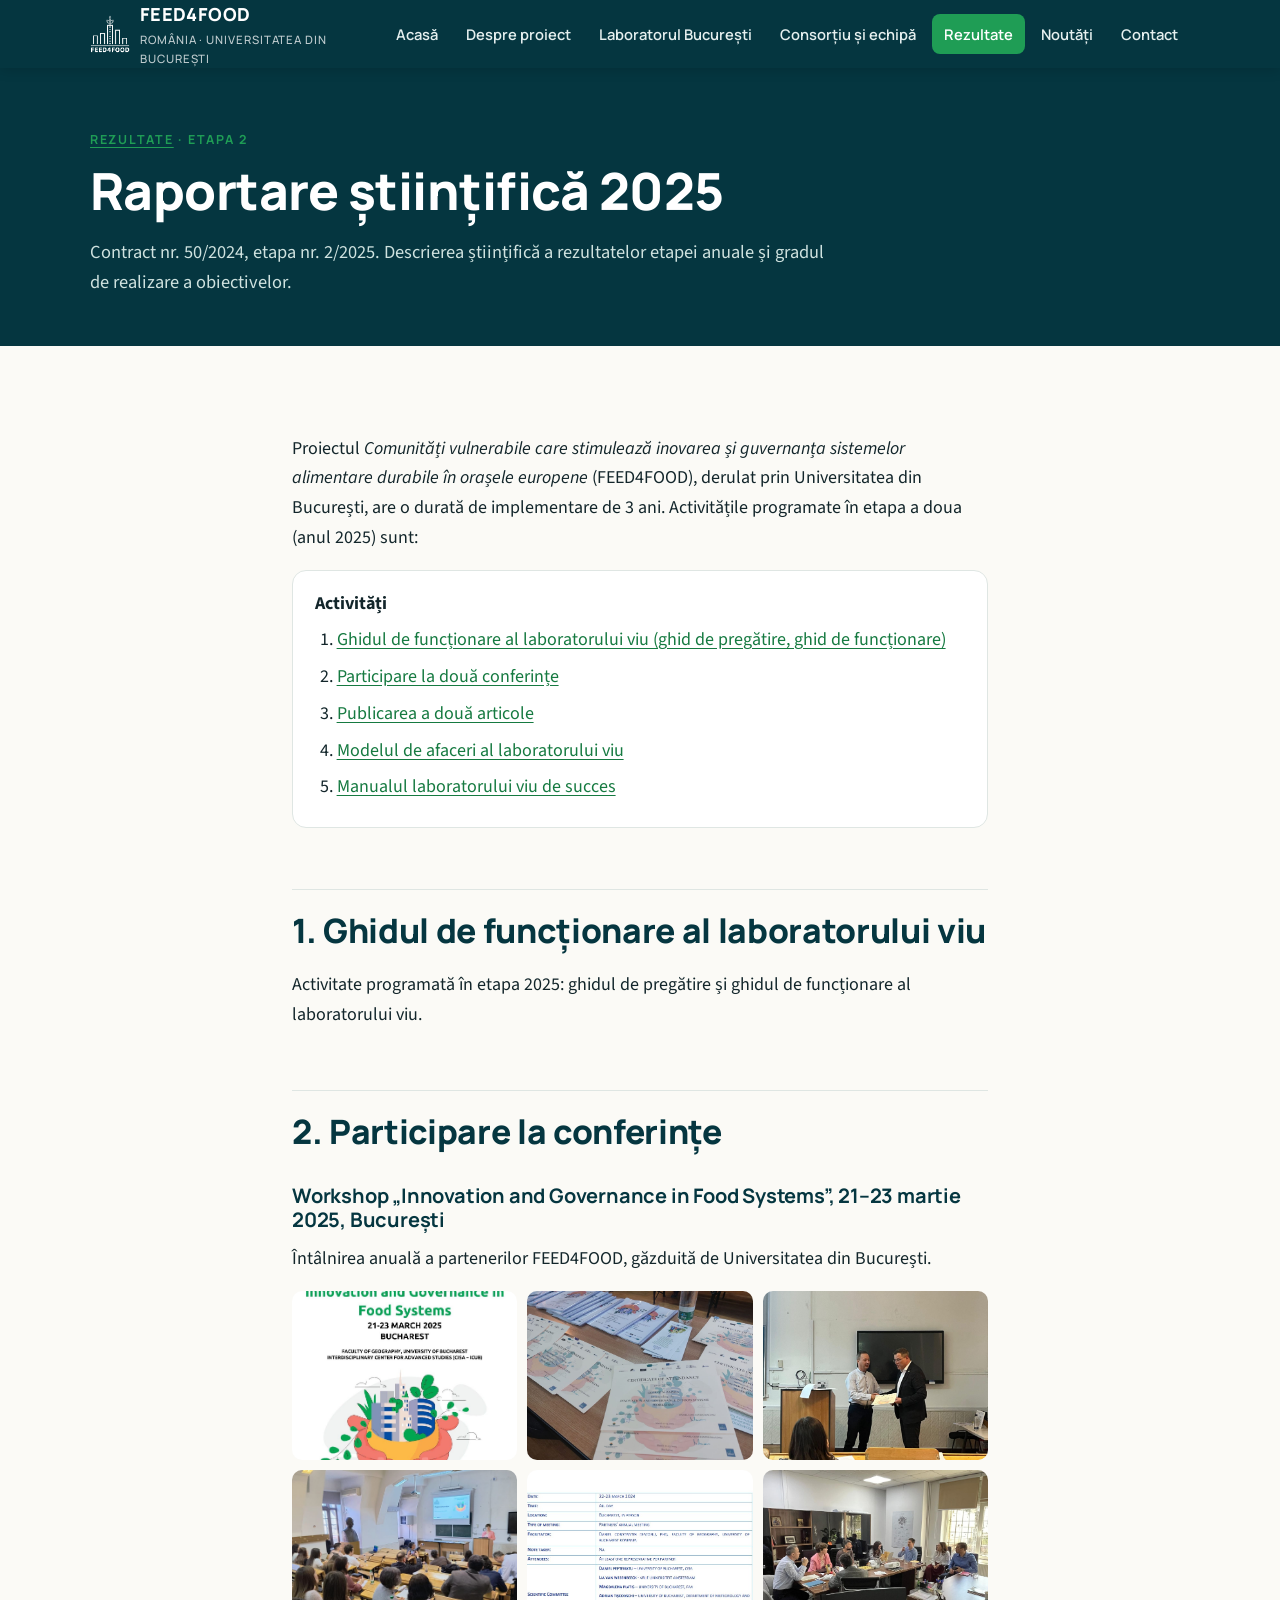
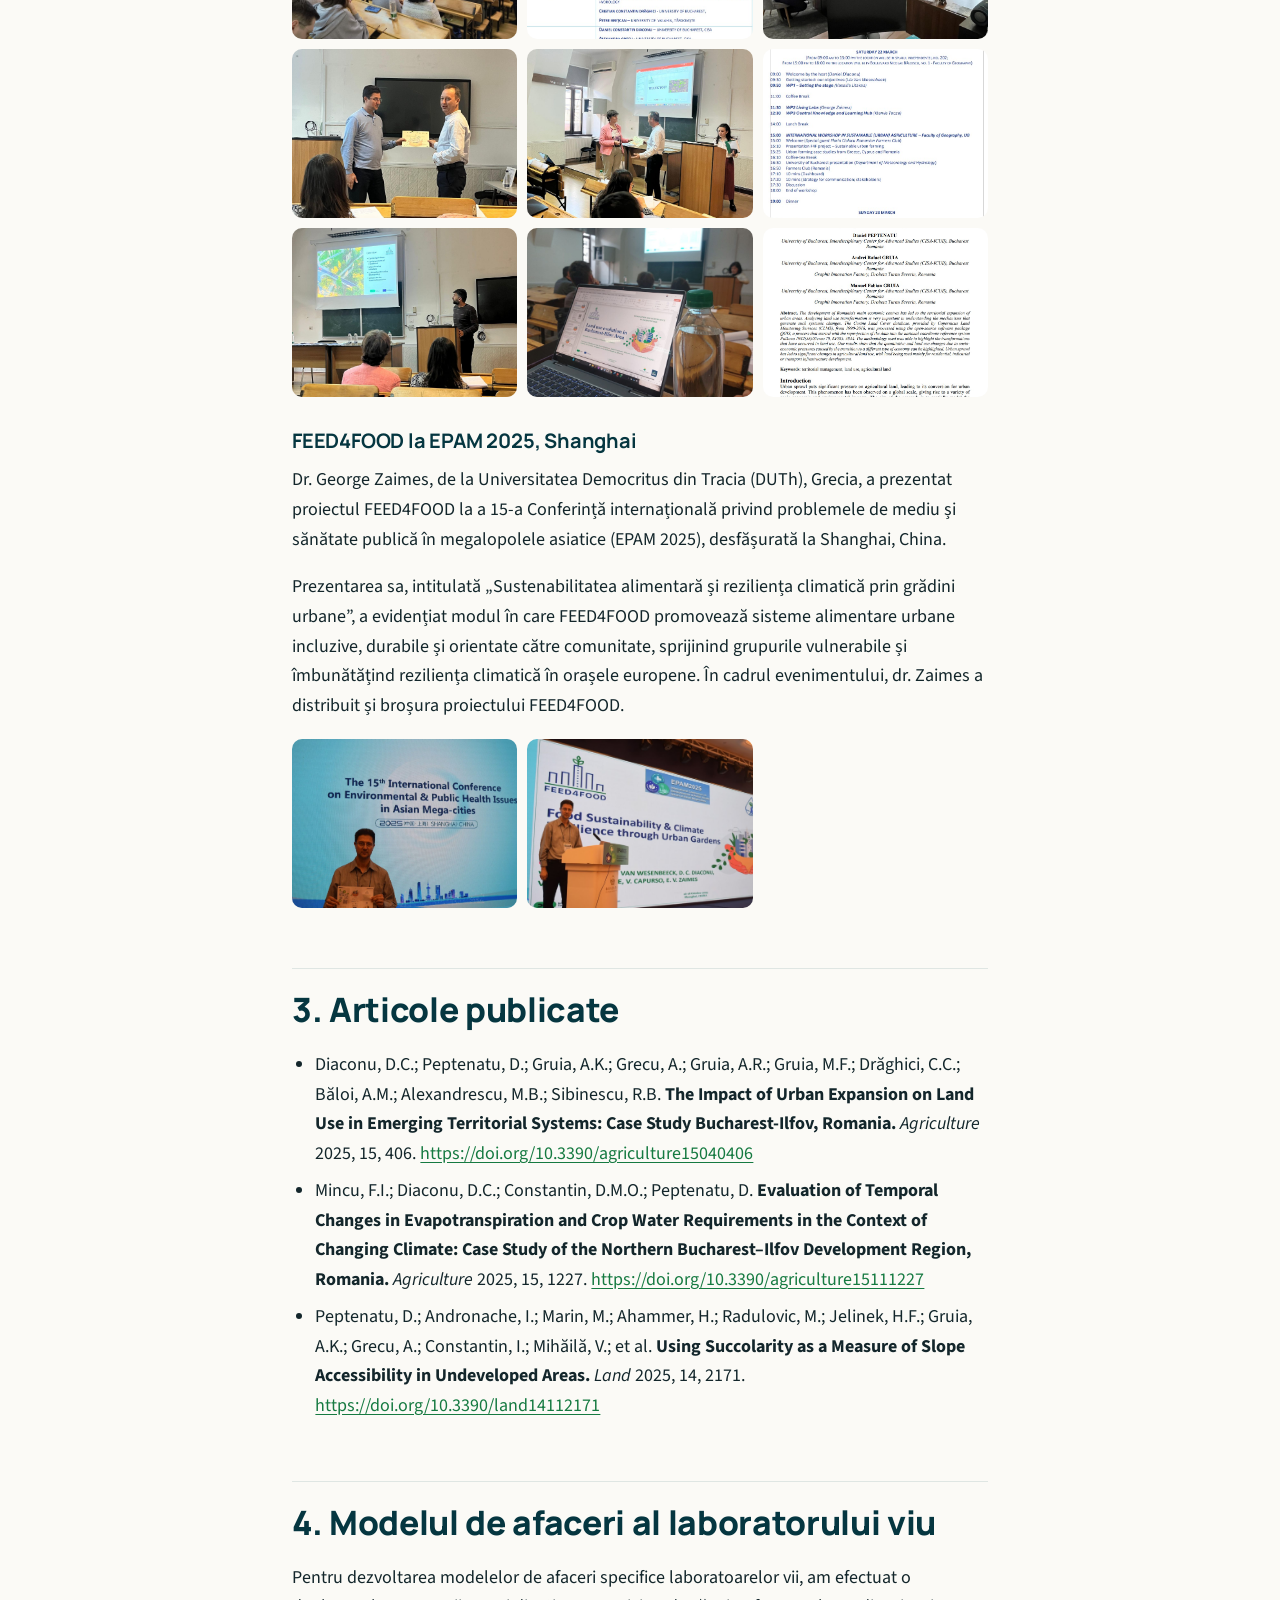
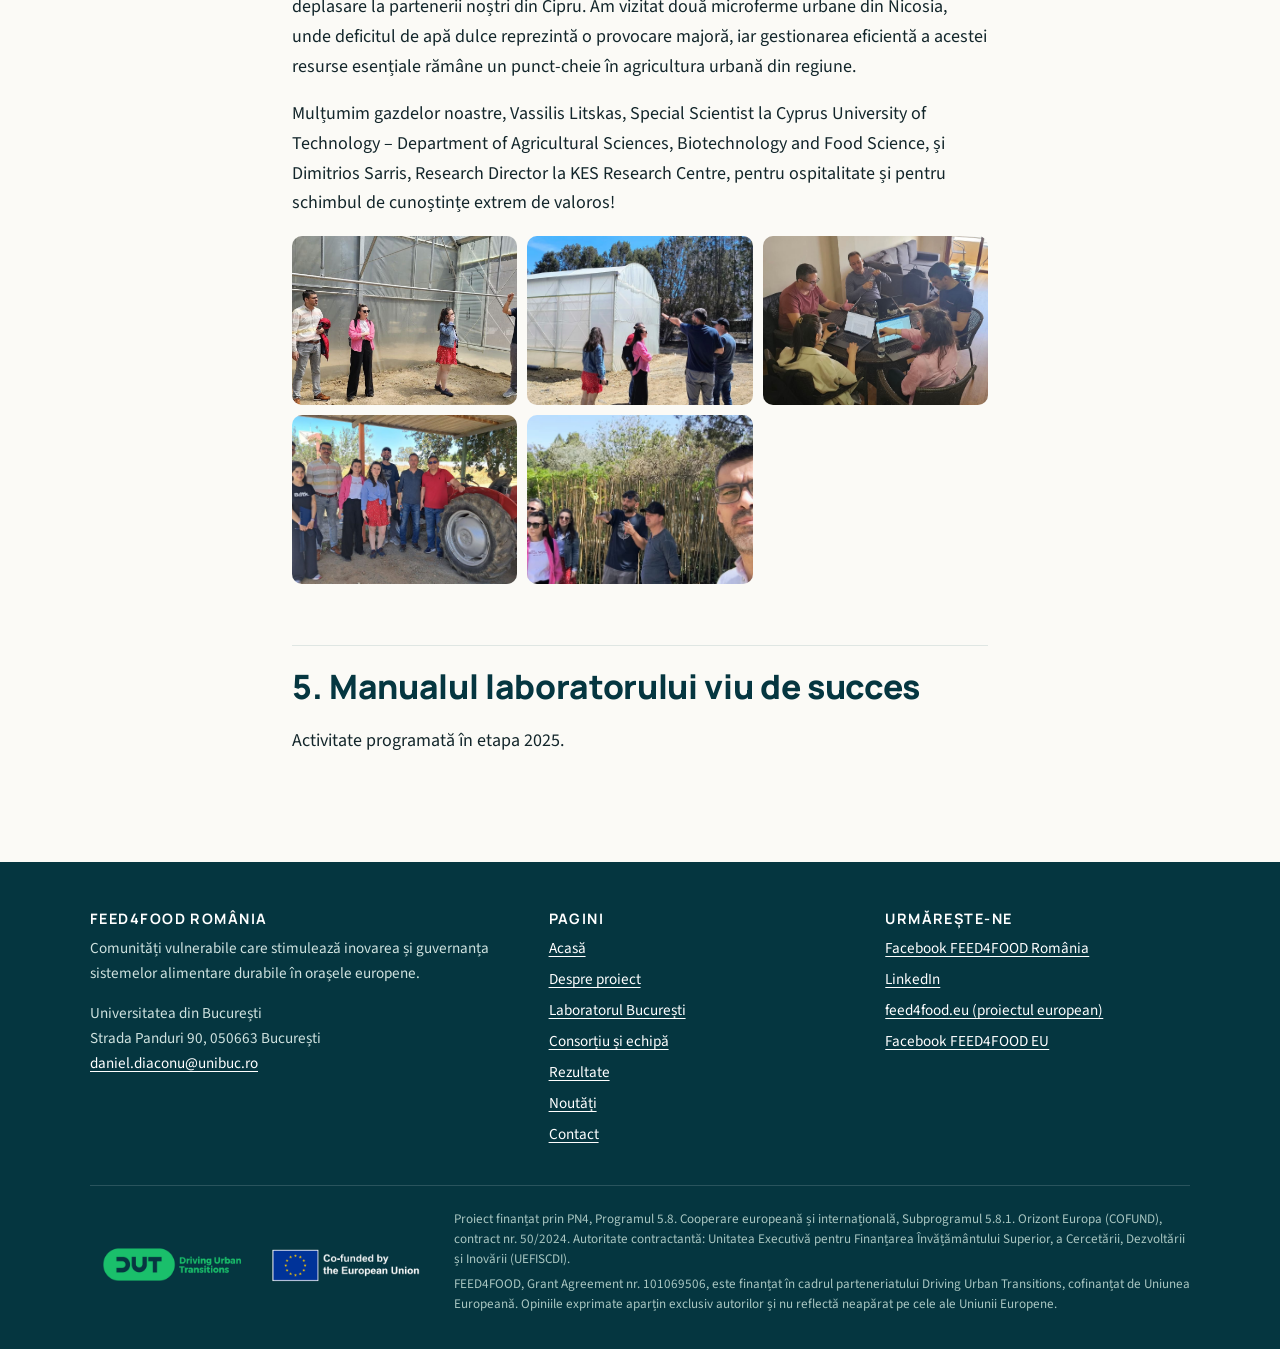
<file: raportare-2025.html>
<!doctype html>
<html lang="ro">
<head>
<meta charset="utf-8">
<meta name="viewport" content="width=device-width, initial-scale=1">
<title>Raportare științifică 2025 · FEED4FOOD România</title>
<meta name="description" content="Raportul științific al etapei 2 (2025) a proiectului FEED4FOOD România: laboratorul viu, ghiduri, model de afaceri, conferințe și publicații.">
<meta property="og:title" content="Raportare științifică 2025 · FEED4FOOD România">
<meta property="og:description" content="Raportul științific al etapei 2 (2025) a proiectului FEED4FOOD România: laboratorul viu, ghiduri, model de afaceri, conferințe și publicații.">
<meta property="og:image" content="img/hero.jpg">
<meta property="og:type" content="website">
<link rel="icon" href="img/favicon.png">
<link rel="preconnect" href="https://fonts.googleapis.com">
<link rel="preconnect" href="https://fonts.gstatic.com" crossorigin>
<link href="https://fonts.googleapis.com/css2?family=Manrope:wght@500;600;700;800&family=Source+Sans+3:ital,wght@0,400;0,600;1,400&display=swap" rel="stylesheet">
<link rel="stylesheet" href="assets/style.css">
</head>
<body>
<a class="skip" href="#main">Sari la conținut</a>
<header class="site-header">
  <div class="wrap">
    <a class="brand" href="index.html"><img src="img/logo-alb.png" alt=""><span>FEED4FOOD<small>România · Universitatea din București</small></span></a>
    <button class="nav-toggle" aria-expanded="false" aria-controls="nav">Meniu</button>
    <nav class="nav" id="nav" aria-label="Meniu principal">
      <a href="index.html">Acasă</a>
      <a href="despre.html">Despre proiect</a>
      <a href="laborator-bucuresti.html">Laboratorul București</a>
      <a href="consortiu.html">Consorțiu și echipă</a>
      <a href="rezultate.html" aria-current="page">Rezultate</a>
      <a href="noutati.html">Noutăți</a>
      <a href="contact.html">Contact</a>
    </nav>
  </div>
</header>
<main id="main">
<header class="page-head">
  <div class="wrap">
    <span class="eyebrow"><a href="rezultate.html" style="color:inherit">Rezultate</a> · Etapa 2</span>
    <h1>Raportare științifică 2025</h1>
    <p>Contract nr. 50/2024, etapa nr. 2/2025. Descrierea științifică a rezultatelor etapei anuale și gradul de realizare a obiectivelor.</p>
  </div>
</header>
<section>
  <div class="wrap report prose">
    <p>Proiectul <em>Comunități vulnerabile care stimulează inovarea și guvernanța sistemelor alimentare durabile în orașele europene</em> (FEED4FOOD), derulat prin Universitatea din București, are o durată de implementare de 3 ani. Activitățile programate în etapa a doua (anul 2025) sunt:</p>
    <div class="toc">
      <strong>Activități</strong>
      <ol>
        <li><a href="#ghiduri">Ghidul de funcționare al laboratorului viu (ghid de pregătire, ghid de funcționare)</a></li>
        <li><a href="#conferinte">Participare la două conferințe</a></li>
        <li><a href="#articole">Publicarea a două articole</a></li>
        <li><a href="#model">Modelul de afaceri al laboratorului viu</a></li>
        <li><a href="#manual">Manualul laboratorului viu de succes</a></li>
      </ol>
    </div>

    <h2 id="ghiduri">1. Ghidul de funcționare al laboratorului viu</h2>
    <p>Activitate programată în etapa 2025: ghidul de pregătire și ghidul de funcționare al laboratorului viu.</p>

    <h2 id="conferinte">2. Participare la conferințe</h2>
    <h3>Workshop „Innovation and Governance in Food Systems”, 21–23 martie 2025, București</h3>
    <p>Întâlnirea anuală a partenerilor FEED4FOOD, găzduită de Universitatea din București.</p>
    <div class="gallery">
      <a href="img/galerie/workshop-afis.jpg"><img src="img/galerie/workshop-afis.jpg" alt="Afișul workshopului" loading="lazy"></a>
      <a href="img/galerie/workshop-certificate.jpg"><img src="img/galerie/workshop-certificate.jpg" alt="Certificate de participare" loading="lazy"></a>
      <a href="img/galerie/workshop-3.jpg"><img src="img/galerie/workshop-3.jpg" alt="Înmânarea certificatelor" loading="lazy"></a>
      <a href="img/galerie/workshop-4.jpg"><img src="img/galerie/workshop-4.jpg" alt="Sala workshopului" loading="lazy"></a>
      <a href="img/galerie/workshop-agenda-1.jpg"><img src="img/galerie/workshop-agenda-1.jpg" alt="Agenda workshopului, pagina 1" loading="lazy"></a>
      <a href="img/galerie/workshop-6.jpg"><img src="img/galerie/workshop-6.jpg" alt="Sesiune de lucru" loading="lazy"></a>
      <a href="img/galerie/workshop-7.jpg"><img src="img/galerie/workshop-7.jpg" alt="Înmânarea unui certificat" loading="lazy"></a>
      <a href="img/galerie/workshop-8.jpg"><img src="img/galerie/workshop-8.jpg" alt="Prezentare" loading="lazy"></a>
      <a href="img/galerie/workshop-agenda-2.jpg"><img src="img/galerie/workshop-agenda-2.jpg" alt="Agenda workshopului, pagina 2" loading="lazy"></a>
      <a href="img/galerie/workshop-10.jpg"><img src="img/galerie/workshop-10.jpg" alt="Prezentare despre agricultura urbană" loading="lazy"></a>
      <a href="img/galerie/workshop-11.jpg"><img src="img/galerie/workshop-11.jpg" alt="Prezentare pe laptop" loading="lazy"></a>
      <a href="img/galerie/articol-picbe.jpg"><img src="img/galerie/articol-picbe.jpg" alt="Prima pagină a articolului The Pressure of Urban Sprawl on Agricultural Land" loading="lazy"></a>
    </div>

    <h3>FEED4FOOD la EPAM 2025, Shanghai</h3>
    <p>Dr. George Zaimes, de la Universitatea Democritus din Tracia (DUTh), Grecia, a prezentat proiectul FEED4FOOD la a 15-a Conferință internațională privind problemele de mediu și sănătate publică în megalopolele asiatice (EPAM 2025), desfășurată la Shanghai, China.</p>
    <p>Prezentarea sa, intitulată „Sustenabilitatea alimentară și reziliența climatică prin grădini urbane”, a evidențiat modul în care FEED4FOOD promovează sisteme alimentare urbane incluzive, durabile și orientate către comunitate, sprijinind grupurile vulnerabile și îmbunătățind reziliența climatică în orașele europene. În cadrul evenimentului, dr. Zaimes a distribuit și broșura proiectului FEED4FOOD.</p>
    <div class="gallery">
      <a href="img/galerie/epam-1.jpg"><img src="img/galerie/epam-1.jpg" alt="EPAM 2025, Shanghai" loading="lazy"></a>
      <a href="img/galerie/epam-2.jpg"><img src="img/galerie/epam-2.jpg" alt="Prezentarea FEED4FOOD la EPAM 2025" loading="lazy"></a>
    </div>

    <h2 id="articole">3. Articole publicate</h2>
    <ul>
      <li>Diaconu, D.C.; Peptenatu, D.; Gruia, A.K.; Grecu, A.; Gruia, A.R.; Gruia, M.F.; Drăghici, C.C.; Băloi, A.M.; Alexandrescu, M.B.; Sibinescu, R.B. <strong>The Impact of Urban Expansion on Land Use in Emerging Territorial Systems: Case Study Bucharest-Ilfov, Romania.</strong> <em>Agriculture</em> 2025, 15, 406. <a href="https://doi.org/10.3390/agriculture15040406">https://doi.org/10.3390/agriculture15040406</a></li>
      <li>Mincu, F.I.; Diaconu, D.C.; Constantin, D.M.O.; Peptenatu, D. <strong>Evaluation of Temporal Changes in Evapotranspiration and Crop Water Requirements in the Context of Changing Climate: Case Study of the Northern Bucharest–Ilfov Development Region, Romania.</strong> <em>Agriculture</em> 2025, 15, 1227. <a href="https://doi.org/10.3390/agriculture15111227">https://doi.org/10.3390/agriculture15111227</a></li>
      <li>Peptenatu, D.; Andronache, I.; Marin, M.; Ahammer, H.; Radulovic, M.; Jelinek, H.F.; Gruia, A.K.; Grecu, A.; Constantin, I.; Mihăilă, V.; et al. <strong>Using Succolarity as a Measure of Slope Accessibility in Undeveloped Areas.</strong> <em>Land</em> 2025, 14, 2171. <a href="https://doi.org/10.3390/land14112171">https://doi.org/10.3390/land14112171</a></li>
    </ul>

    <h2 id="model">4. Modelul de afaceri al laboratorului viu</h2>
    <p>Pentru dezvoltarea modelelor de afaceri specifice laboratoarelor vii, am efectuat o deplasare la partenerii noștri din Cipru. Am vizitat două microferme urbane din Nicosia, unde deficitul de apă dulce reprezintă o provocare majoră, iar gestionarea eficientă a acestei resurse esențiale rămâne un punct-cheie în agricultura urbană din regiune.</p>
    <p>Mulțumim gazdelor noastre, Vassilis Litskas, Special Scientist la Cyprus University of Technology – Department of Agricultural Sciences, Biotechnology and Food Science, și Dimitrios Sarris, Research Director la KES Research Centre, pentru ospitalitate și pentru schimbul de cunoștințe extrem de valoros!</p>
    <div class="gallery">
      <a href="img/galerie/cipru-1.jpg"><img src="img/galerie/cipru-1.jpg" alt="Vizită într-o seră din Nicosia" loading="lazy"></a>
      <a href="img/galerie/cipru-2.jpg"><img src="img/galerie/cipru-2.jpg" alt="Solar la o microfermă urbană" loading="lazy"></a>
      <a href="img/galerie/cipru-3.jpg"><img src="img/galerie/cipru-3.jpg" alt="Discuții de lucru cu partenerii din Cipru" loading="lazy"></a>
      <a href="img/galerie/cipru-4.jpg"><img src="img/galerie/cipru-4.jpg" alt="Echipa FEED4FOOD la o microfermă din Nicosia" loading="lazy"></a>
      <a href="img/galerie/cipru-5.jpg"><img src="img/galerie/cipru-5.jpg" alt="Membri ai echipei la o fermă din Cipru" loading="lazy"></a>
    </div>

    <h2 id="manual">5. Manualul laboratorului viu de succes</h2>
    <p>Activitate programată în etapa 2025.</p>
  </div>
</section>
</main>
<footer class="site-footer">
  <div class="wrap">
    <div class="foot-grid">
      <div>
        <h4>FEED4FOOD România</h4>
        <p>Comunități vulnerabile care stimulează inovarea și guvernanța sistemelor alimentare durabile în orașele europene.</p>
        <p>Universitatea din București<br>Strada Panduri 90, 050663 București<br><a href="mailto:daniel.diaconu@unibuc.ro">daniel.diaconu@unibuc.ro</a></p>
      </div>
      <div>
        <h4>Pagini</h4>
        <ul>
          <li><a href="index.html">Acasă</a></li>
          <li><a href="despre.html">Despre proiect</a></li>
          <li><a href="laborator-bucuresti.html">Laboratorul București</a></li>
          <li><a href="consortiu.html">Consorțiu și echipă</a></li>
          <li><a href="rezultate.html">Rezultate</a></li>
          <li><a href="noutati.html">Noutăți</a></li>
          <li><a href="contact.html">Contact</a></li>
        </ul>
      </div>
      <div>
        <h4>Urmărește-ne</h4>
        <ul>
          <li><a href="https://www.facebook.com/profile.php?id=61557230353816" rel="noopener">Facebook FEED4FOOD România</a></li>
          <li><a href="https://www.linkedin.com/company/feed4foodromaniaresearch/" rel="noopener">LinkedIn</a></li>
          <li><a href="https://feed4food.eu/" rel="noopener">feed4food.eu (proiectul european)</a></li>
          <li><a href="https://www.facebook.com/feed4foodeu" rel="noopener">Facebook FEED4FOOD EU</a></li>
        </ul>
      </div>
    </div>
    <div class="funding">
      <img src="img/finantare.png" alt="Driving Urban Transitions · Co-funded by the European Union" width="900" height="150">
      <div>
        <p>Proiect finanțat prin PN4, Programul 5.8. Cooperare europeană și internațională, Subprogramul 5.8.1. Orizont Europa (COFUND), contract nr. 50/2024. Autoritate contractantă: Unitatea Executivă pentru Finanțarea Învățământului Superior, a Cercetării, Dezvoltării și Inovării (UEFISCDI).</p>
        <p>FEED4FOOD, Grant Agreement nr. 101069506, este finanțat în cadrul parteneriatului Driving Urban Transitions, cofinanțat de Uniunea Europeană. Opiniile exprimate aparțin exclusiv autorilor și nu reflectă neapărat pe cele ale Uniunii Europene.</p>
      </div>
    </div>
  </div>
</footer>
<script src="assets/site.js" defer></script>
</body>
</html>
</file>
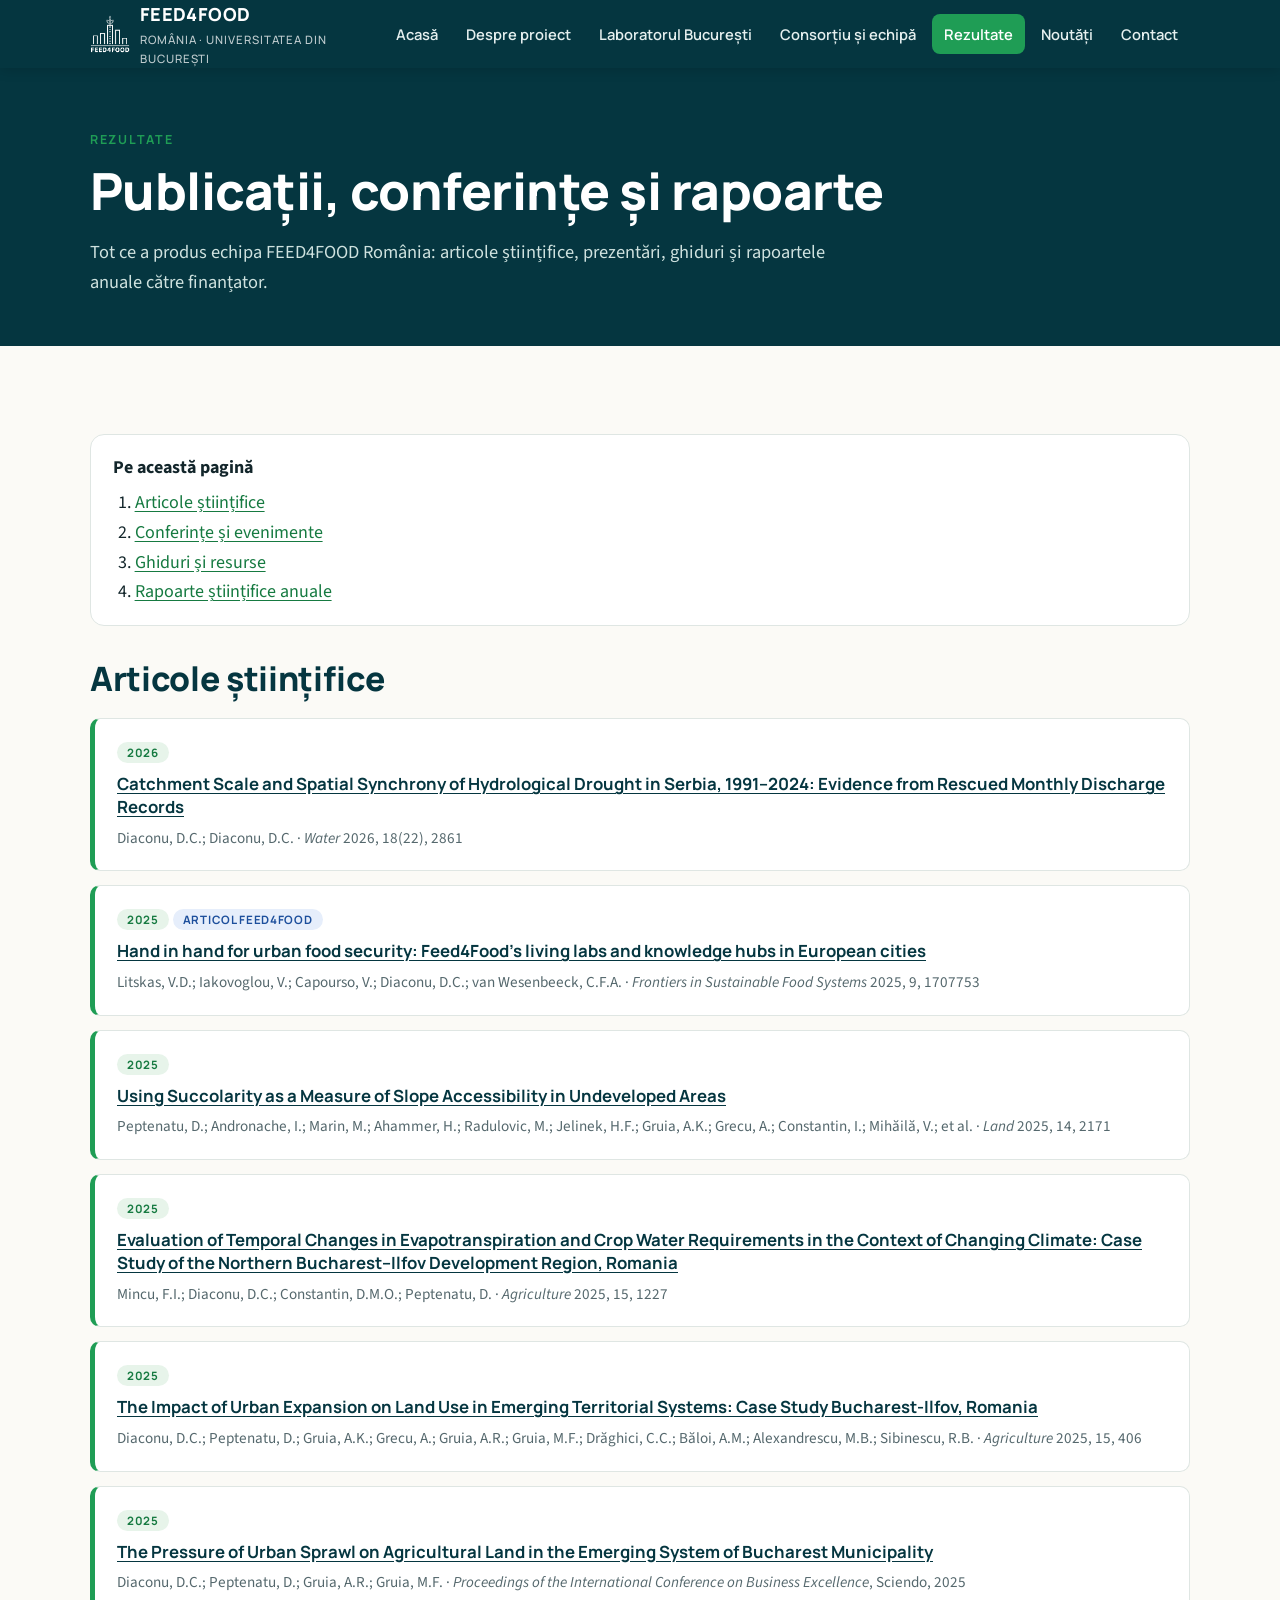
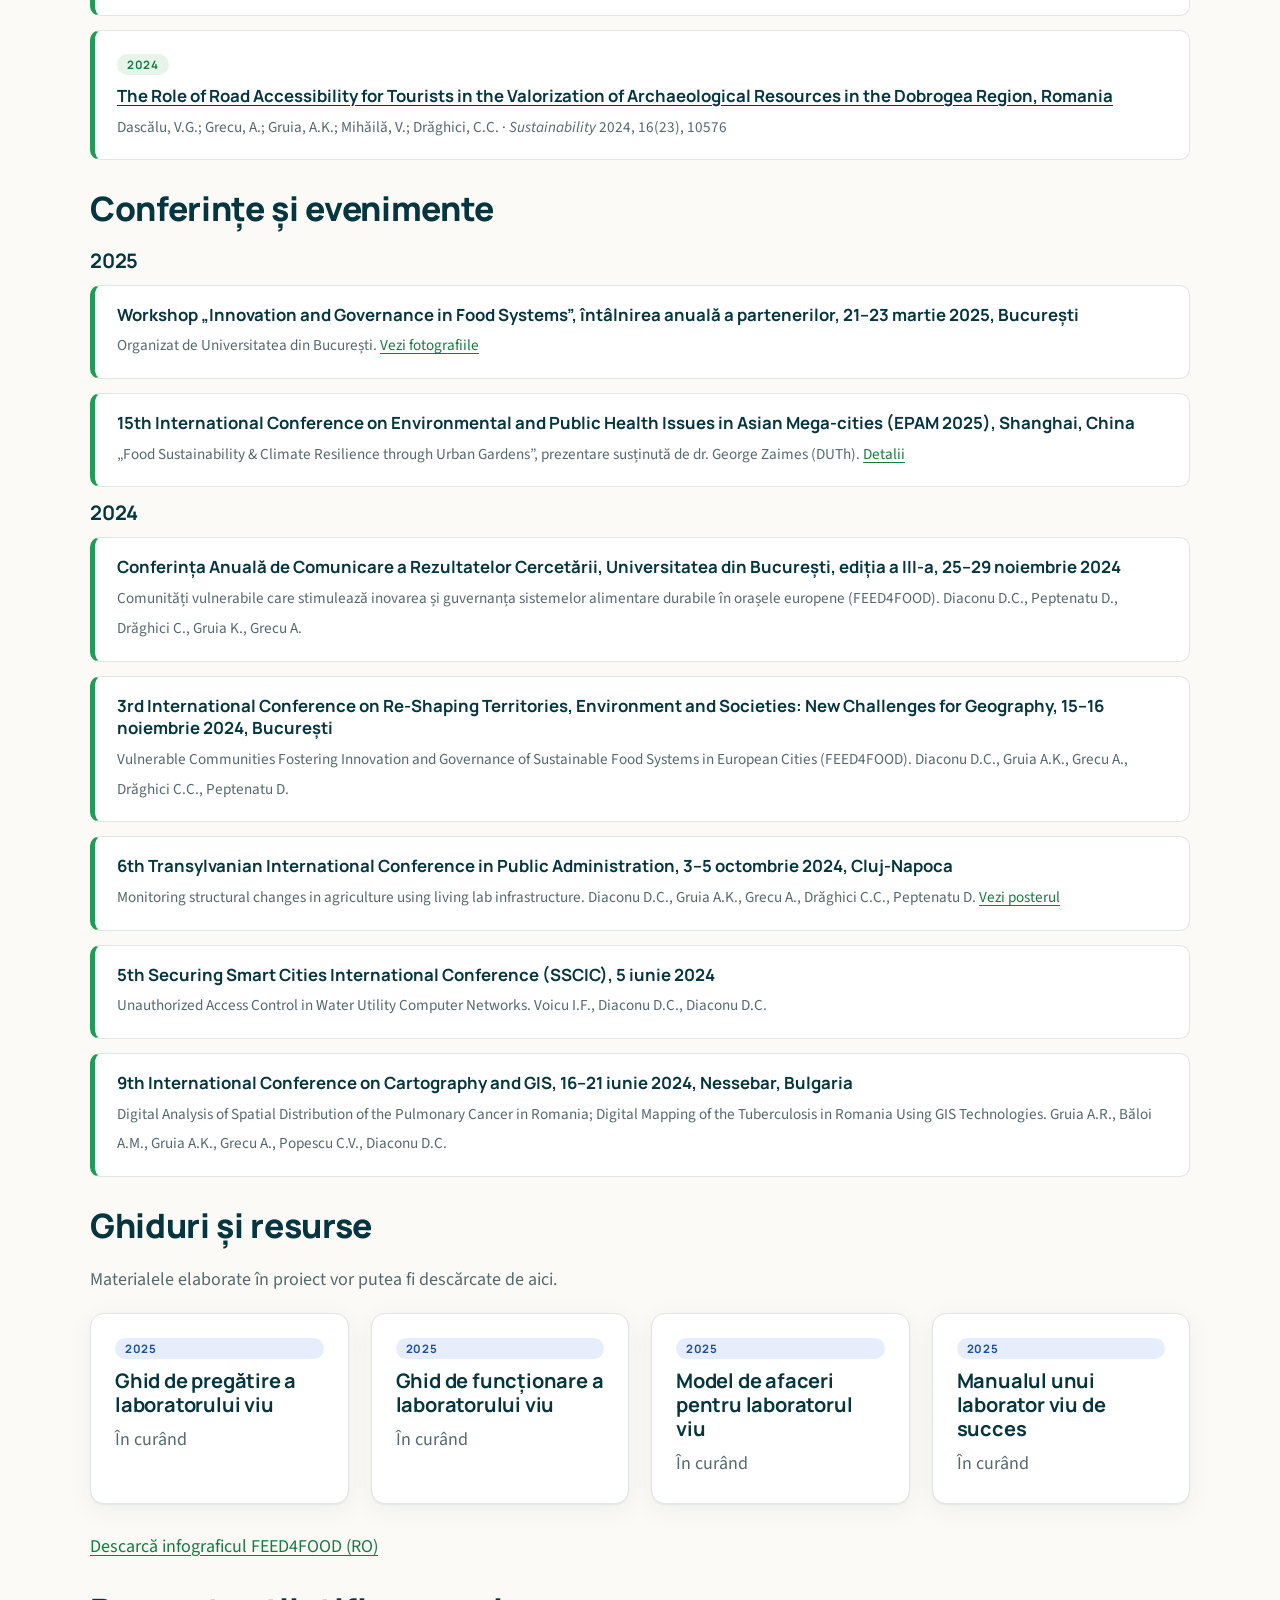
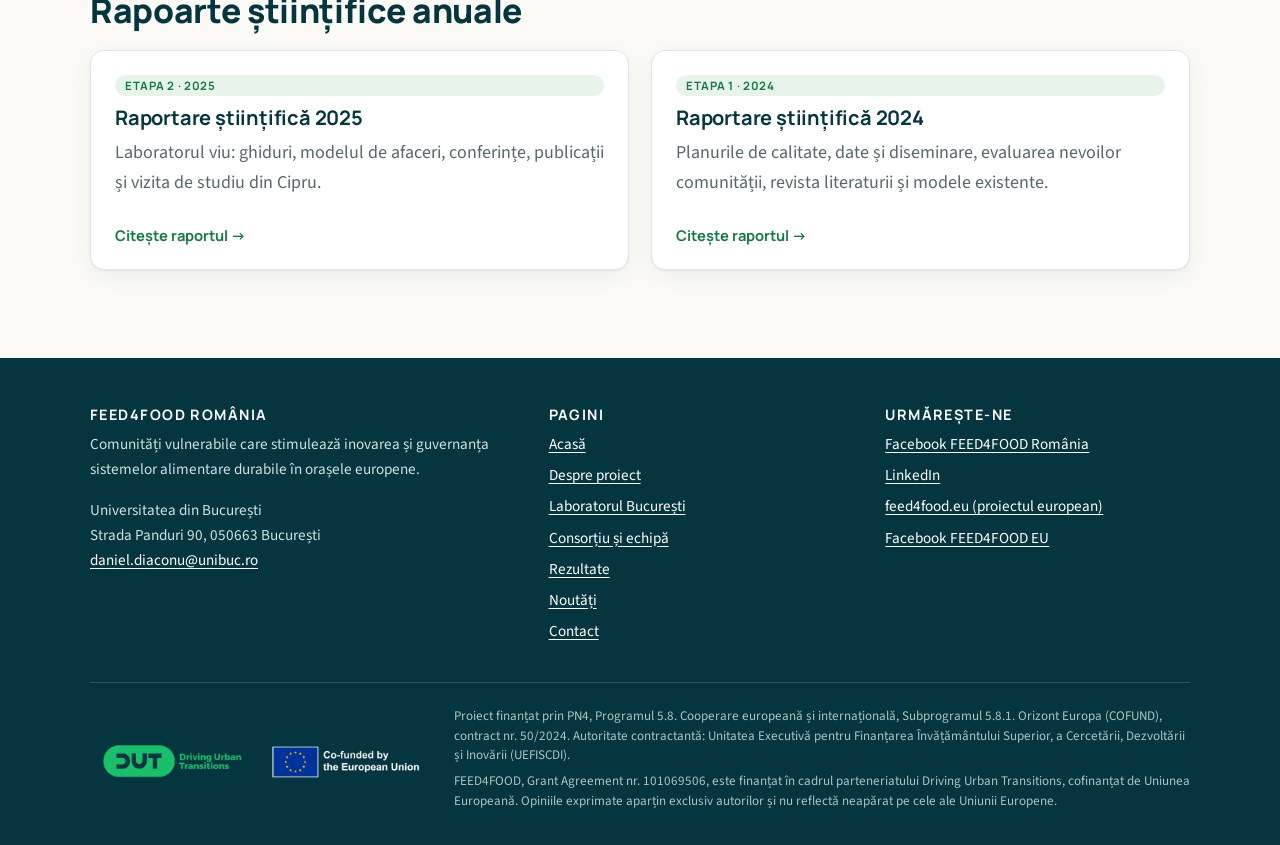
<file: rezultate.html>
<!doctype html>
<html lang="ro">
<head>
<meta charset="utf-8">
<meta name="viewport" content="width=device-width, initial-scale=1">
<title>Rezultate · FEED4FOOD România</title>
<meta name="description" content="Publicațiile științifice, conferințele, resursele și rapoartele anuale ale proiectului FEED4FOOD România.">
<meta property="og:title" content="Rezultate · FEED4FOOD România">
<meta property="og:description" content="Publicațiile științifice, conferințele, resursele și rapoartele anuale ale proiectului FEED4FOOD România.">
<meta property="og:image" content="img/hero.jpg">
<meta property="og:type" content="website">
<link rel="icon" href="img/favicon.png">
<link rel="preconnect" href="https://fonts.googleapis.com">
<link rel="preconnect" href="https://fonts.gstatic.com" crossorigin>
<link href="https://fonts.googleapis.com/css2?family=Manrope:wght@500;600;700;800&family=Source+Sans+3:ital,wght@0,400;0,600;1,400&display=swap" rel="stylesheet">
<link rel="stylesheet" href="assets/style.css">
</head>
<body>
<a class="skip" href="#main">Sari la conținut</a>
<header class="site-header">
  <div class="wrap">
    <a class="brand" href="index.html"><img src="img/logo-alb.png" alt=""><span>FEED4FOOD<small>România · Universitatea din București</small></span></a>
    <button class="nav-toggle" aria-expanded="false" aria-controls="nav">Meniu</button>
    <nav class="nav" id="nav" aria-label="Meniu principal">
      <a href="index.html">Acasă</a>
      <a href="despre.html">Despre proiect</a>
      <a href="laborator-bucuresti.html">Laboratorul București</a>
      <a href="consortiu.html">Consorțiu și echipă</a>
      <a href="rezultate.html" aria-current="page">Rezultate</a>
      <a href="noutati.html">Noutăți</a>
      <a href="contact.html">Contact</a>
    </nav>
  </div>
</header>
<main id="main">
<header class="page-head">
  <div class="wrap">
    <span class="eyebrow">Rezultate</span>
    <h1>Publicații, conferințe și rapoarte</h1>
    <p>Tot ce a produs echipa FEED4FOOD România: articole științifice, prezentări, ghiduri și rapoartele anuale către finanțator.</p>
  </div>
</header>

<section>
  <div class="wrap">
    <div class="toc">
      <strong>Pe această pagină</strong>
      <ol>
        <li><a href="#publicatii">Articole științifice</a></li>
        <li><a href="#conferinte">Conferințe și evenimente</a></li>
        <li><a href="#resurse">Ghiduri și resurse</a></li>
        <li><a href="#rapoarte">Rapoarte științifice anuale</a></li>
      </ol>
    </div>

    <h2 id="publicatii">Articole științifice</h2>
    <ul class="pubs">
      <li>
        <span class="tag">2026</span>
        <a class="t" href="https://doi.org/10.3390/w18222861">Catchment Scale and Spatial Synchrony of Hydrological Drought in Serbia, 1991–2024: Evidence from Rescued Monthly Discharge Records</a>
        <span class="a">Diaconu, D.C.; Diaconu, D.C. · <span class="j">Water</span> 2026, 18(22), 2861</span>
      </li>
      <li>
        <span class="tag">2025</span> <span class="tag blue">Articol FEED4FOOD</span>
        <a class="t" href="https://doi.org/10.3389/fsufs.2025.1707753">Hand in hand for urban food security: Feed4Food's living labs and knowledge hubs in European cities</a>
        <span class="a">Litskas, V.D.; Iakovoglou, V.; Capourso, V.; Diaconu, D.C.; van Wesenbeeck, C.F.A. · <span class="j">Frontiers in Sustainable Food Systems</span> 2025, 9, 1707753</span>
      </li>
      <li>
        <span class="tag">2025</span>
        <a class="t" href="https://doi.org/10.3390/land14112171">Using Succolarity as a Measure of Slope Accessibility in Undeveloped Areas</a>
        <span class="a">Peptenatu, D.; Andronache, I.; Marin, M.; Ahammer, H.; Radulovic, M.; Jelinek, H.F.; Gruia, A.K.; Grecu, A.; Constantin, I.; Mihăilă, V.; et al. · <span class="j">Land</span> 2025, 14, 2171</span>
      </li>
      <li>
        <span class="tag">2025</span>
        <a class="t" href="https://doi.org/10.3390/agriculture15111227">Evaluation of Temporal Changes in Evapotranspiration and Crop Water Requirements in the Context of Changing Climate: Case Study of the Northern Bucharest–Ilfov Development Region, Romania</a>
        <span class="a">Mincu, F.I.; Diaconu, D.C.; Constantin, D.M.O.; Peptenatu, D. · <span class="j">Agriculture</span> 2025, 15, 1227</span>
      </li>
      <li>
        <span class="tag">2025</span>
        <a class="t" href="https://doi.org/10.3390/agriculture15040406">The Impact of Urban Expansion on Land Use in Emerging Territorial Systems: Case Study Bucharest-Ilfov, Romania</a>
        <span class="a">Diaconu, D.C.; Peptenatu, D.; Gruia, A.K.; Grecu, A.; Gruia, A.R.; Gruia, M.F.; Drăghici, C.C.; Băloi, A.M.; Alexandrescu, M.B.; Sibinescu, R.B. · <span class="j">Agriculture</span> 2025, 15, 406</span>
      </li>
      <li>
        <span class="tag">2025</span>
        <a class="t" href="https://doi.org/10.2478/picbe-2025-0108">The Pressure of Urban Sprawl on Agricultural Land in the Emerging System of Bucharest Municipality</a>
        <span class="a">Diaconu, D.C.; Peptenatu, D.; Gruia, A.R.; Gruia, M.F. · <span class="j">Proceedings of the International Conference on Business Excellence</span>, Sciendo, 2025</span>
      </li>
      <li>
        <span class="tag">2024</span>
        <a class="t" href="https://doi.org/10.3390/su162310576">The Role of Road Accessibility for Tourists in the Valorization of Archaeological Resources in the Dobrogea Region, Romania</a>
        <span class="a">Dascălu, V.G.; Grecu, A.; Gruia, A.K.; Mihăilă, V.; Drăghici, C.C. · <span class="j">Sustainability</span> 2024, 16(23), 10576</span>
      </li>
    </ul>

    <h2 id="conferinte" class="mt">Conferințe și evenimente</h2>
    <h3>2025</h3>
    <ul class="pubs">
      <li><span class="t">Workshop „Innovation and Governance in Food Systems”, întâlnirea anuală a partenerilor, 21–23 martie 2025, București</span><span class="a">Organizat de Universitatea din București. <a href="noutati.html#workshop-2025">Vezi fotografiile</a></span></li>
      <li><span class="t">15th International Conference on Environmental and Public Health Issues in Asian Mega-cities (EPAM 2025), Shanghai, China</span><span class="a">„Food Sustainability &amp; Climate Resilience through Urban Gardens”, prezentare susținută de dr. George Zaimes (DUTh). <a href="noutati.html#epam-2025">Detalii</a></span></li>
    </ul>
    <h3>2024</h3>
    <ul class="pubs">
      <li><span class="t">Conferința Anuală de Comunicare a Rezultatelor Cercetării, Universitatea din București, ediția a III-a, 25–29 noiembrie 2024</span><span class="a">Comunități vulnerabile care stimulează inovarea și guvernanța sistemelor alimentare durabile în orașele europene (FEED4FOOD). Diaconu D.C., Peptenatu D., Drăghici C., Gruia K., Grecu A.</span></li>
      <li><span class="t">3rd International Conference on Re-Shaping Territories, Environment and Societies: New Challenges for Geography, 15–16 noiembrie 2024, București</span><span class="a">Vulnerable Communities Fostering Innovation and Governance of Sustainable Food Systems in European Cities (FEED4FOOD). Diaconu D.C., Gruia A.K., Grecu A., Drăghici C.C., Peptenatu D.</span></li>
      <li><span class="t">6th Transylvanian International Conference in Public Administration, 3–5 octombrie 2024, Cluj-Napoca</span><span class="a">Monitoring structural changes in agriculture using living lab infrastructure. Diaconu D.C., Gruia A.K., Grecu A., Drăghici C.C., Peptenatu D. <a href="img/galerie/poster-living-lab.jpg">Vezi posterul</a></span></li>
      <li><span class="t">5th Securing Smart Cities International Conference (SSCIC), 5 iunie 2024</span><span class="a">Unauthorized Access Control in Water Utility Computer Networks. Voicu I.F., Diaconu D.C., Diaconu D.C.</span></li>
      <li><span class="t">9th International Conference on Cartography and GIS, 16–21 iunie 2024, Nessebar, Bulgaria</span><span class="a">Digital Analysis of Spatial Distribution of the Pulmonary Cancer in Romania; Digital Mapping of the Tuberculosis in Romania Using GIS Technologies. Gruia A.R., Băloi A.M., Gruia A.K., Grecu A., Popescu C.V., Diaconu D.C.</span></li>
    </ul>

    <h2 id="resurse" class="mt">Ghiduri și resurse</h2>
    <p class="muted">Materialele elaborate în proiect vor putea fi descărcate de aici.</p>
    <div class="grid c4">
      <div class="card"><span class="tag blue">2025</span><h3>Ghid de pregătire a laboratorului viu</h3><p class="muted">În curând</p></div>
      <div class="card"><span class="tag blue">2025</span><h3>Ghid de funcționare a laboratorului viu</h3><p class="muted">În curând</p></div>
      <div class="card"><span class="tag blue">2025</span><h3>Model de afaceri pentru laboratorul viu</h3><p class="muted">În curând</p></div>
      <div class="card"><span class="tag blue">2025</span><h3>Manualul unui laborator viu de succes</h3><p class="muted">În curând</p></div>
    </div>
    <p class="mt"><a href="img/infografic.jpg">Descarcă infograficul FEED4FOOD (RO)</a></p>

    <h2 id="rapoarte" class="mt">Rapoarte științifice anuale</h2>
    <div class="grid c2">
      <a class="card" href="raportare-2025.html" style="text-decoration:none"><span class="tag">Etapa 2 · 2025</span><h3>Raportare științifică 2025</h3><p class="muted">Laboratorul viu: ghiduri, modelul de afaceri, conferințe, publicații și vizita de studiu din Cipru.</p><span class="more">Citește raportul →</span></a>
      <a class="card" href="raportare-2024.html" style="text-decoration:none"><span class="tag">Etapa 1 · 2024</span><h3>Raportare științifică 2024</h3><p class="muted">Planurile de calitate, date și diseminare, evaluarea nevoilor comunității, revista literaturii și modele existente.</p><span class="more">Citește raportul →</span></a>
    </div>
  </div>
</section>
</main>
<footer class="site-footer">
  <div class="wrap">
    <div class="foot-grid">
      <div>
        <h4>FEED4FOOD România</h4>
        <p>Comunități vulnerabile care stimulează inovarea și guvernanța sistemelor alimentare durabile în orașele europene.</p>
        <p>Universitatea din București<br>Strada Panduri 90, 050663 București<br><a href="mailto:daniel.diaconu@unibuc.ro">daniel.diaconu@unibuc.ro</a></p>
      </div>
      <div>
        <h4>Pagini</h4>
        <ul>
          <li><a href="index.html">Acasă</a></li>
          <li><a href="despre.html">Despre proiect</a></li>
          <li><a href="laborator-bucuresti.html">Laboratorul București</a></li>
          <li><a href="consortiu.html">Consorțiu și echipă</a></li>
          <li><a href="rezultate.html">Rezultate</a></li>
          <li><a href="noutati.html">Noutăți</a></li>
          <li><a href="contact.html">Contact</a></li>
        </ul>
      </div>
      <div>
        <h4>Urmărește-ne</h4>
        <ul>
          <li><a href="https://www.facebook.com/profile.php?id=61557230353816" rel="noopener">Facebook FEED4FOOD România</a></li>
          <li><a href="https://www.linkedin.com/company/feed4foodromaniaresearch/" rel="noopener">LinkedIn</a></li>
          <li><a href="https://feed4food.eu/" rel="noopener">feed4food.eu (proiectul european)</a></li>
          <li><a href="https://www.facebook.com/feed4foodeu" rel="noopener">Facebook FEED4FOOD EU</a></li>
        </ul>
      </div>
    </div>
    <div class="funding">
      <img src="img/finantare.png" alt="Driving Urban Transitions · Co-funded by the European Union" width="900" height="150">
      <div>
        <p>Proiect finanțat prin PN4, Programul 5.8. Cooperare europeană și internațională, Subprogramul 5.8.1. Orizont Europa (COFUND), contract nr. 50/2024. Autoritate contractantă: Unitatea Executivă pentru Finanțarea Învățământului Superior, a Cercetării, Dezvoltării și Inovării (UEFISCDI).</p>
        <p>FEED4FOOD, Grant Agreement nr. 101069506, este finanțat în cadrul parteneriatului Driving Urban Transitions, cofinanțat de Uniunea Europeană. Opiniile exprimate aparțin exclusiv autorilor și nu reflectă neapărat pe cele ale Uniunii Europene.</p>
      </div>
    </div>
  </div>
</footer>
<script src="assets/site.js" defer></script>
</body>
</html>
</file>
<file: assets/style.css>
/* FEED4FOOD România — stiluri comune */
:root {
  --teal: #053640;
  --teal-2: #0a4a57;
  --green: #1f9d55;
  --green-dark: #167a41;
  --green-soft: #e7f4ea;
  --blue: #1d4f9c;
  --ink: #13262b;
  --muted: #55686d;
  --line: #dfe6e3;
  --bg: #fbfaf6;
  --card: #ffffff;
  --radius: 14px;
  --shadow: 0 1px 2px rgba(5, 54, 64, .06), 0 6px 24px rgba(5, 54, 64, .06);
  --wrap: 1140px;
  --font-head: "Manrope", system-ui, sans-serif;
  --font-body: "Source Sans 3", system-ui, sans-serif;
}

*, *::before, *::after { box-sizing: border-box; }
html { scroll-behavior: smooth; }
body {
  margin: 0;
  background: var(--bg);
  color: var(--ink);
  font: 18px/1.65 var(--font-body);
  -webkit-font-smoothing: antialiased;
}
img { max-width: 100%; height: auto; display: block; }
a { color: var(--green-dark); text-underline-offset: 3px; }
a:hover { color: var(--teal); }
h1, h2, h3, h4 { font-family: var(--font-head); line-height: 1.2; color: var(--teal); margin: 0 0 .6em; letter-spacing: -.01em; }
h1 { font-size: clamp(2rem, 4.5vw, 3.2rem); font-weight: 800; }
h2 { font-size: clamp(1.5rem, 3vw, 2.1rem); font-weight: 800; }
h3 { font-size: 1.25rem; font-weight: 700; }
h4 { font-size: 1.05rem; font-weight: 700; }
p { margin: 0 0 1em; }
.wrap { max-width: var(--wrap); margin: 0 auto; padding: 0 20px; }
.skip { position: absolute; left: -999px; top: 0; background: #fff; padding: 8px 12px; z-index: 100; }
.skip:focus { left: 8px; }

/* ---------- Header ---------- */
.site-header .wrap { position: relative; }
.site-header { position: sticky; top: 0; z-index: 50; background: var(--teal); color: #fff; box-shadow: 0 2px 12px rgba(0,0,0,.15); }
.site-header .wrap { display: flex; align-items: center; justify-content: space-between; gap: 16px; min-height: 68px; }
.brand { display: flex; align-items: center; gap: 10px; color: #fff; text-decoration: none; font-family: var(--font-head); font-weight: 800; letter-spacing: .02em; }
.brand img { width: 40px; height: 40px; object-fit: contain; }
.brand span small { display: block; font-weight: 500; font-size: .72rem; letter-spacing: .08em; opacity: .75; text-transform: uppercase; }
.nav { display: flex; gap: 4px; align-items: center; }
.nav a { white-space: nowrap; color: #e6f0ef; text-decoration: none; font-family: var(--font-head); font-weight: 600; font-size: .92rem; padding: 8px 12px; border-radius: 8px; }
.nav a:hover { background: var(--teal-2); color: #fff; }
.nav a[aria-current="page"] { background: var(--green); color: #fff; }
.nav-toggle { display: none; background: none; border: 1px solid rgba(255,255,255,.35); color: #fff; border-radius: 8px; padding: 6px 10px; font: 600 .9rem var(--font-head); cursor: pointer; }

@media (max-width: 1100px) {
  .nav-toggle { display: block; }
  .nav { display: none; position: absolute; top: 100%; left: 0; right: 0; background: var(--teal); flex-direction: column; align-items: stretch; padding: 8px 16px 16px; }
  .nav.open { display: flex; }
  .nav a { padding: 12px; font-size: 1rem; }
}

@media (max-width: 480px) { .brand span small { display: none; } }

/* ---------- Hero ---------- */
.hero { position: relative; color: #fff; background: var(--teal) center/cover no-repeat; }
.hero::before { content: ""; position: absolute; inset: 0; background: linear-gradient(100deg, rgba(5,54,64,.92) 0%, rgba(5,54,64,.75) 45%, rgba(5,54,64,.25) 100%); }
.hero .wrap { position: relative; padding: clamp(64px, 11vw, 130px) 20px; }
.hero h1 { color: #fff; max-width: 15ch; }
.hero p.lead { font-size: clamp(1.05rem, 2vw, 1.3rem); max-width: 40rem; color: #e3efec; }
.eyebrow { display: inline-block; font: 700 .78rem var(--font-head); letter-spacing: .14em; text-transform: uppercase; color: var(--green); margin-bottom: 12px; }
.hero .eyebrow { color: #8fe0ad; }
.btns { display: flex; flex-wrap: wrap; gap: 12px; margin-top: 28px; }
.btn { display: inline-block; font: 700 .95rem var(--font-head); padding: 12px 22px; border-radius: 999px; text-decoration: none; background: var(--green); color: #fff; border: 2px solid var(--green); }
.btn:hover { background: var(--green-dark); border-color: var(--green-dark); color: #fff; }
.btn.ghost { background: transparent; border-color: rgba(255,255,255,.6); color: #fff; }
.btn.ghost:hover { background: rgba(255,255,255,.12); }
.btn.outline { background: transparent; color: var(--teal); border-color: var(--teal); }
.btn.outline:hover { background: var(--teal); color: #fff; }

.page-head { background: var(--teal); color: #fff; }
.page-head .wrap { padding: 56px 20px 48px; }
.page-head h1 { color: #fff; margin-bottom: .3em; }
.page-head p { color: #cfe2df; max-width: 46rem; font-size: 1.15rem; margin: 0; }
.page-head.with-img { background-size: cover; background-position: center; position: relative; }
.page-head.with-img::before { content: ""; position: absolute; inset: 0; background: linear-gradient(90deg, rgba(5,54,64,.94), rgba(5,54,64,.6)); }
.page-head.with-img .wrap { position: relative; padding-top: 80px; padding-bottom: 72px; }

/* ---------- Sections ---------- */
section { padding: clamp(48px, 7vw, 88px) 0; }
section.alt { background: #fff; border-top: 1px solid var(--line); border-bottom: 1px solid var(--line); }
section.soft { background: var(--green-soft); }
.section-head { max-width: 46rem; margin-bottom: 36px; }
.section-head p { color: var(--muted); font-size: 1.1rem; }
.prose { max-width: 46rem; }
.prose ul, .prose ol { padding-left: 1.3em; }
.prose li { margin-bottom: .4em; }
.split { display: grid; grid-template-columns: 1.1fr .9fr; gap: clamp(28px, 5vw, 64px); align-items: center; }
.split.top { align-items: start; }
@media (max-width: 860px) { .split { grid-template-columns: 1fr; } }
.rounded { border-radius: var(--radius); box-shadow: var(--shadow); }

/* Stats */
.stats { display: grid; grid-template-columns: repeat(4, 1fr); gap: 16px; }
.stat { background: var(--card); border: 1px solid var(--line); border-radius: var(--radius); padding: 22px; }
.stat b { display: block; font: 800 2.2rem/1 var(--font-head); color: var(--green); margin-bottom: 6px; }
.stat span { color: var(--muted); font-size: .98rem; line-height: 1.4; display: block; }
@media (max-width: 860px) { .stats { grid-template-columns: repeat(2, 1fr); } }

/* Cards */
.grid { display: grid; gap: 22px; }
.grid.c2 { grid-template-columns: repeat(2, 1fr); }
.grid.c3 { grid-template-columns: repeat(3, 1fr); }
.grid.c4 { grid-template-columns: repeat(4, 1fr); }
@media (max-width: 1100px) { .grid.c4 { grid-template-columns: repeat(2, 1fr); } }
@media (max-width: 960px) { .grid.c3 { grid-template-columns: repeat(2, 1fr); } }
@media (max-width: 640px) { .grid.c2, .grid.c3, .grid.c4 { grid-template-columns: 1fr; } }
.card { background: var(--card); border: 1px solid var(--line); border-radius: var(--radius); padding: 24px; box-shadow: var(--shadow); display: flex; flex-direction: column; }
.card h3 { margin-bottom: .4em; }
.card p:last-child { margin-bottom: 0; }
.card .num { font: 800 .85rem var(--font-head); color: var(--green); letter-spacing: .1em; margin-bottom: 8px; }
.card.media { padding: 0; overflow: hidden; }
.card.media img { aspect-ratio: 16/10; object-fit: cover; width: 100%; }
.card.media .body { padding: 20px 22px 24px; display: flex; flex-direction: column; flex: 1; }
.card .meta { font: 600 .82rem var(--font-head); color: var(--muted); text-transform: uppercase; letter-spacing: .06em; margin-bottom: 6px; }
.card .more { margin-top: auto; padding-top: 10px; font: 700 .92rem var(--font-head); text-decoration: none; }
.tag { display: inline-block; font: 700 .72rem var(--font-head); letter-spacing: .06em; text-transform: uppercase; background: var(--green-soft); color: var(--green-dark); padding: 3px 10px; border-radius: 999px; margin-bottom: 10px; }
.tag.blue { background: #e6eefb; color: var(--blue); }

/* Timeline */
.timeline { list-style: none; padding: 0; margin: 0; display: grid; grid-template-columns: repeat(3, 1fr); gap: 22px; }
.timeline > li { background: var(--card); border: 1px solid var(--line); border-top: 5px solid var(--green); border-radius: var(--radius); padding: 22px; }
.timeline > li.now { border-top-color: var(--blue); }
.timeline .yr { font: 800 1.6rem var(--font-head); color: var(--teal); }
.timeline h3 { font-size: 1.08rem; margin: 4px 0 10px; }
.timeline ul { padding-left: 1.1em; margin: 0; color: var(--muted); font-size: .97rem; }
@media (max-width: 860px) { .timeline { grid-template-columns: 1fr; } }

/* Labs */
.lab { display: grid; grid-template-columns: 56px 1fr; gap: 16px; }
.pin { width: 56px; height: 56px; border-radius: 50%; background: var(--green-soft); color: var(--green-dark); display: grid; place-items: center; font: 800 1rem var(--font-head); }
.lab.main .pin { background: var(--green); color: #fff; }

/* Team & partners */
.person { text-align: center; }
.person img { width: 150px; height: 150px; border-radius: 50%; object-fit: cover; margin: 0 auto 14px; border: 4px solid #fff; box-shadow: var(--shadow); }
.person h3 { font-size: 1.08rem; margin-bottom: 2px; }
.person .role { color: var(--green-dark); font: 700 .85rem var(--font-head); text-transform: uppercase; letter-spacing: .05em; }
.person p { color: var(--muted); font-size: .95rem; margin-top: 10px; text-align: left; }
.partner { display: grid; grid-template-columns: 200px 1fr; gap: 28px; padding: 28px 0; border-bottom: 1px solid var(--line); }
.partner:last-child { border-bottom: 0; }
.partner .logo { background: #fff; border: 1px solid var(--line); border-radius: var(--radius); padding: 16px; display: grid; place-items: center; min-height: 110px; }
.partner .logo img { max-height: 90px; width: auto; }
.partner .logo.text { font: 800 1.1rem var(--font-head); color: var(--teal); text-align: center; }
.partner ul { padding-left: 1.1em; color: var(--muted); font-size: .97rem; }
.country { font: 700 .8rem var(--font-head); letter-spacing: .08em; text-transform: uppercase; color: var(--muted); }
@media (max-width: 700px) { .partner { grid-template-columns: 1fr; } .partner .logo { max-width: 240px; } }

/* Publications */
.pubs { list-style: none; padding: 0; margin: 0; }
.pubs li { background: var(--card); border: 1px solid var(--line); border-left: 5px solid var(--green); border-radius: 10px; padding: 18px 22px; margin-bottom: 14px; }
.pubs .t { font: 700 1.05rem/1.35 var(--font-head); color: var(--teal); display: block; margin-bottom: 4px; }
.pubs .a { color: var(--muted); font-size: .95rem; }
.pubs .j { font-style: italic; }
.note { background: #fff8e6; border: 1px solid #f1d98a; border-radius: 10px; padding: 12px 16px; font-size: .95rem; color: #6b5310; }

/* Gallery */
.gallery { display: grid; grid-template-columns: repeat(auto-fill, minmax(200px, 1fr)); gap: 10px; margin: 18px 0 8px; }
.gallery a { display: block; border-radius: 10px; overflow: hidden; background: #e9eeec; }
.gallery img { width: 100%; aspect-ratio: 4/3; object-fit: cover; transition: transform .3s; }
.gallery a:hover img { transform: scale(1.04); }
.lightbox { position: fixed; inset: 0; background: rgba(3, 25, 30, .92); display: none; align-items: center; justify-content: center; z-index: 200; padding: 24px; }
.lightbox.open { display: flex; }
.lightbox img { max-height: 90vh; max-width: 92vw; border-radius: 8px; }
.lightbox button { position: absolute; top: 16px; right: 16px; background: #fff; border: 0; border-radius: 999px; width: 44px; height: 44px; font-size: 1.4rem; cursor: pointer; }

/* News */
.post { display: grid; grid-template-columns: 1fr; gap: 0; background: var(--card); border: 1px solid var(--line); border-radius: var(--radius); padding: clamp(22px, 4vw, 36px); margin-bottom: 28px; box-shadow: var(--shadow); scroll-margin-top: 90px; }
.post h2 { font-size: clamp(1.3rem, 2.4vw, 1.7rem); }
.post .meta { font: 700 .82rem var(--font-head); color: var(--green-dark); text-transform: uppercase; letter-spacing: .08em; margin-bottom: 8px; }

/* Report pages */
.report h2 { margin-top: 1.8em; padding-top: .6em; border-top: 1px solid var(--line); }
.report h3 { margin-top: 1.6em; }
.report h4 { margin-top: 1.4em; color: var(--green-dark); }
.report figure { margin: 20px 0; }
.report figure img { border-radius: 10px; border: 1px solid var(--line); background: #fff; }
.report .refs { font-size: .9rem; color: var(--muted); }
.report .refs p { margin-bottom: .5em; word-break: break-word; }
.motto { border-left: 4px solid var(--green); padding: 6px 0 6px 18px; margin: 0 0 28px; font-style: italic; color: var(--muted); }
.toc { background: var(--card); border: 1px solid var(--line); border-radius: var(--radius); padding: 18px 22px; margin-bottom: 32px; }
.toc ol { margin: 6px 0 0; padding-left: 1.2em; }
.kv { display: grid; grid-template-columns: max-content 1fr; gap: 8px 22px; margin: 0; }
.kv dt { font: 700 .92rem var(--font-head); color: var(--teal); }
.kv dd { margin: 0; color: var(--ink); }
@media (max-width: 600px) { .kv { grid-template-columns: 1fr; } .kv dd { margin-bottom: 8px; } }
table.data { width: 100%; border-collapse: collapse; background: #fff; border-radius: 10px; overflow: hidden; font-size: .97rem; }
table.data th, table.data td { padding: 12px 14px; border-bottom: 1px solid var(--line); text-align: left; vertical-align: top; }
table.data th { background: var(--green-soft); font-family: var(--font-head); color: var(--teal); }

/* CTA */
.cta { background: linear-gradient(120deg, var(--teal), #0b5a52); color: #fff; border-radius: 20px; padding: clamp(28px, 5vw, 52px); display: grid; grid-template-columns: 1fr auto; gap: 24px; align-items: center; }
.cta h2 { color: #fff; margin-bottom: .3em; }
.cta p { color: #d4e8e4; margin: 0; }
@media (max-width: 760px) { .cta { grid-template-columns: 1fr; } }

/* Footer */
.site-footer { background: var(--teal); color: #cfe2df; font-size: .95rem; }
.site-footer .wrap { padding: 48px 20px 28px; }
.foot-grid { display: grid; grid-template-columns: 1.4fr 1fr 1fr; gap: 32px; }
.site-footer h4 { color: #fff; font-size: .9rem; text-transform: uppercase; letter-spacing: .1em; }
.site-footer a { color: #fff; }
.site-footer ul { list-style: none; padding: 0; margin: 0; }
.site-footer li { margin-bottom: 6px; }
.funding { border-top: 1px solid rgba(255,255,255,.15); margin-top: 32px; padding-top: 24px; display: grid; grid-template-columns: 340px 1fr; gap: 24px; align-items: center; }
.funding p { font-size: .82rem; line-height: 1.5; margin: 0 0 6px; color: #a9c6c1; }
@media (max-width: 760px) { .foot-grid, .funding { grid-template-columns: 1fr; } }

.center { text-align: center; }
.muted { color: var(--muted); }
.mt { margin-top: 28px; }
</file>
